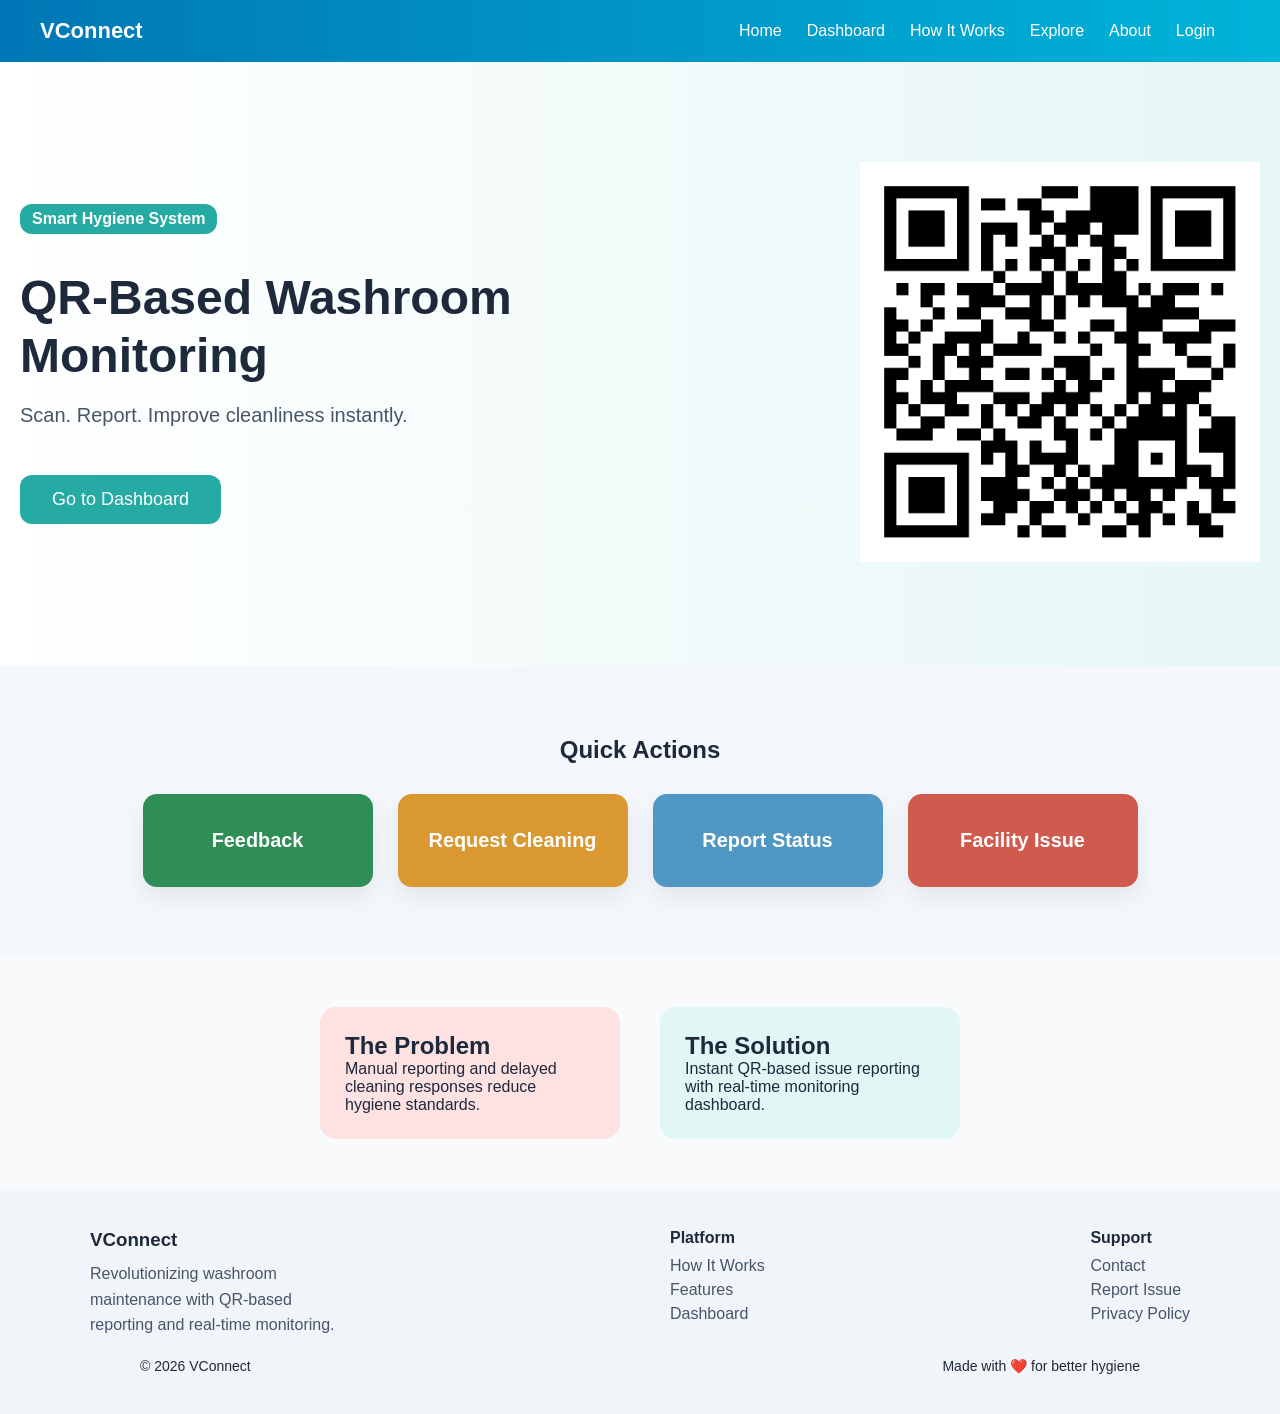
<file: index.html>
<!DOCTYPE html>
<html>
<head>
    <meta charset="UTF-8">
    <meta name="viewport" content="width=device-width, initial-scale=1.0">
    <title>VConnect</title>
    <link rel="stylesheet" href="css/style.css">
</head>
<body>

<!-- NAVBAR -->
<nav class="navbar">
    <div class="logo">VConnect</div>
    <ul class="nav-links">
        <li><a href="index.html" class="active">Home</a></li>
        <li><a href="redirect-dashboard.html">Dashboard</a></li>
        <li><a id="howLink" href="how-it-works.html">How It Works</a></li>
        <li><a id="featureLink" href="features.html">Explore</a></li>
        <li><a href="about.html">About</a></li>
        <li><a id="loginLink" href="login.html">Login</a></li>
        <li><span id="navUserName"></span></li>
    </ul>
</nav>

<!-- HERO -->
<section class="hero">
    <div class="hero-content">
        <div class="hero-text">
            <span class="badge">Smart Hygiene System</span>
            <h1>QR-Based Washroom Monitoring</h1>
            <p>Scan. Report. Improve cleanliness instantly.</p>
            <a href="dashboard.html" class="primary-btn">Go to Dashboard</a>
        </div>

        <div class="hero-image">
            <img src="images/qr.jpeg" alt="Scan QR Code" width="180">
        </div>
    </div>
</section>

<!-- QUICK ACTIONS -->
<section class="quick-actions">
    <h2>Quick Actions</h2>

    <div class="action-grid">
        <div class="action-card" onclick="openModal('feedback')">
            <h3>Feedback</h3>
        </div>

        <div class="action-card" onclick="openModal('request')">
            <h3>Request Cleaning</h3>
        </div>

        <div class="action-card" onclick="openModal('status')">
            <h3>Report Status</h3>
        </div>

        <div class="action-card" onclick="openModal('facility')">
            <h3>Facility Issue</h3>
        </div>
    </div>
</section>

<!-- PROBLEM & SOLUTION -->
<section class="split-section">
    <div class="problem-card">
        <h2>The Problem</h2>
        <p>Manual reporting and delayed cleaning responses reduce hygiene standards.</p>
    </div>

    <div class="solution-card">
        <h2>The Solution</h2>
        <p>Instant QR-based issue reporting with real-time monitoring dashboard.</p>
    </div>
</section>

<!-- FOOTER -->
<footer class="footer">
    <div class="footer-content">
        <div class="footer-brand">
            <h3>VConnect</h3>
            <p>Revolutionizing washroom maintenance with QR-based reporting and real-time monitoring.</p>
        </div>

        <div class="footer-links">
            <div>
                <h4>Platform</h4>
                <a href="how-it-works.html">How It Works</a>
                <a href="features.html">Features</a>
                <a href="dashboard.html">Dashboard</a>
            </div>

            <div>
                <h4>Support</h4>
                <a href="#">Contact</a>
                <a href="#">Report Issue</a>
                <a href="#">Privacy Policy</a>
            </div>
        </div>
    </div>

    <div class="footer-bottom">
        <p>© 2026 VConnect</p>
        <p>Made with ❤️ for better hygiene</p>
    </div>
</footer>

<!-- MODAL -->
<div id="modal" class="hidden">
    <div class="modal-content">
        <span onclick="closeModal()" style="cursor:pointer;">&times;</span>
        <div id="modalBody"></div>
    </div>
</div>
<div id="actionPopup" class="popup hidden">
    <p id="popupMessage"></p>
</div>
<div id="successMessage" class="hidden"></div>

<script src="js/main.js"></script>
</body>
</html>
</file>
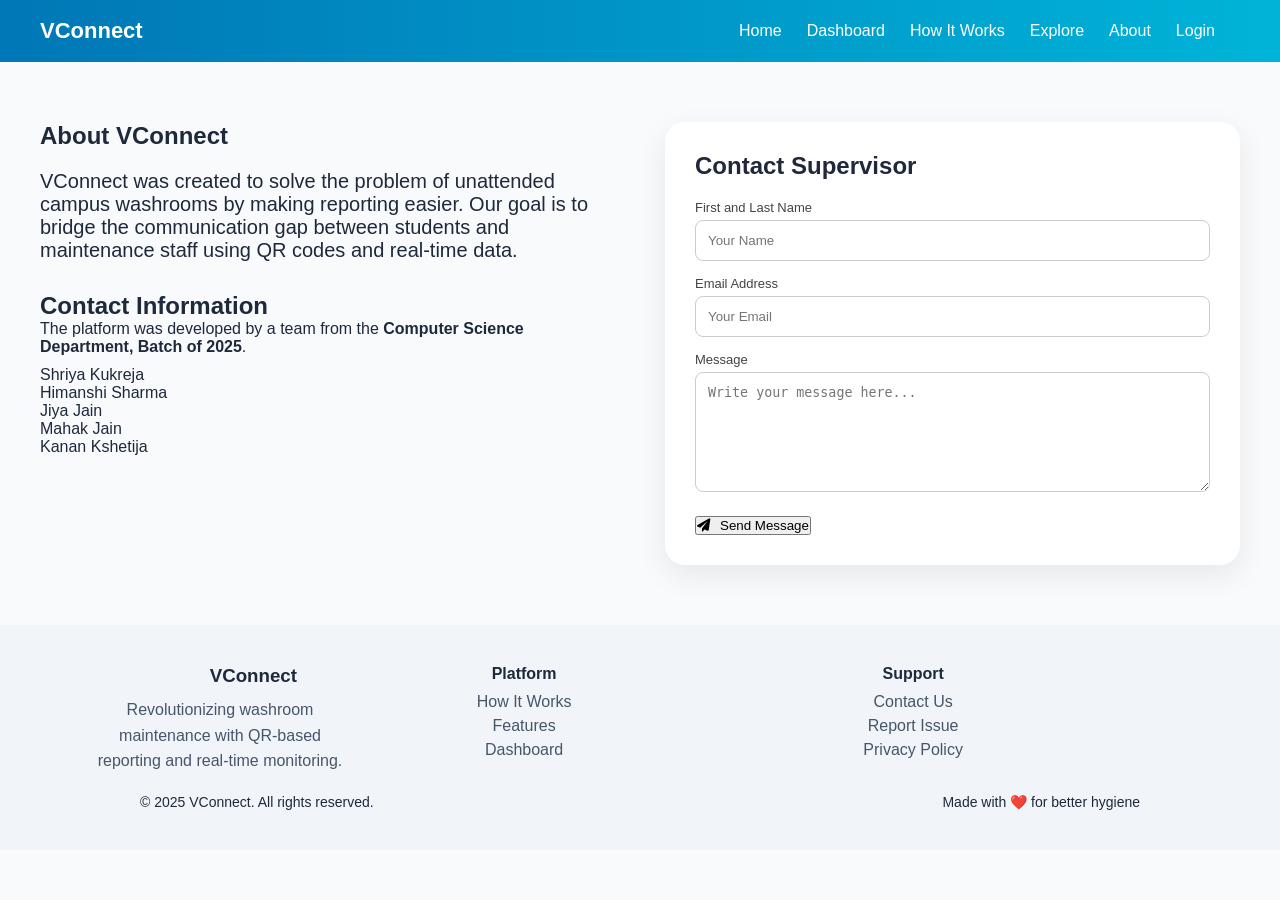
<file: about.html>
<!DOCTYPE html>
<html lang="en">
<head>
    <meta charset="UTF-8">
    <meta name="viewport" content="width=device-width, initial-scale=1.0">
    <title>VConnect - About</title>
    <link rel="stylesheet" href="css/style.css">
    <link rel="stylesheet" href="https://cdnjs.cloudflare.com/ajax/libs/font-awesome/6.0.0/css/all.min.css">
</head>
<body>

<!-- NAVBAR -->
<nav class="navbar">
    <div class="logo">VConnect</div>
    <ul class="nav-links">
        <li><a href="index.html">Home</a></li>
        <li><a href="redirect-dashboard.html">Dashboard</a></li>
        <li><a id="howLink" href="how-it-works.html">How It Works</a></li>
        <li><a id="featureLink" href="features.html">Explore</a></li>
        <li><a href="about.html">About</a></li>
        <li><a id="loginLink" href="login.html">Login</a></li>
        <li><span id="navUserName"></span></li>
            
    </ul>
</nav>

<!-- ABOUT SECTION -->
<section class="about-section" style="padding: 60px 20px; background: #f8fafc;">
    <div class="about-content" style="display: flex; flex-wrap: wrap; justify-content: center; gap: 50px; max-width: 1200px; margin: auto;">
        
        <!-- MISSION -->
        <div class="mission" style="flex: 1 1 400px; min-width: 300px;">
            <h1>About VConnect</h1>
            <p style="font-size: 20px; margin: 20px 0 30px;">VConnect was created to solve the problem of unattended campus washrooms by making reporting easier. Our goal is to bridge the communication gap between students and maintenance staff using QR codes and real-time data.</p>
            
            <h2>Contact Information</h2>
            <p>The platform was developed by a team from the <strong>Computer Science Department, Batch of 2025</strong>.</p>
            <ul style="list-style: none; padding: 0; margin-top: 10px;">
                <li>Shriya Kukreja</li>
                <li>Himanshi Sharma</li>
                <li>Jiya Jain</li>
                <li>Mahak Jain</li>
                <li>Kanan Kshetija</li>
            </ul>
        </div>

        <!-- CONTACT FORM -->
        <div class="contact-card" style="flex: 1 1 400px; min-width: 300px; background: white; padding: 30px; border-radius: 20px; box-shadow: 0 10px 30px rgba(0,0,0,0.08);">
            <h2>Contact Supervisor</h2>
            <form id="contactForm" style="margin-top: 20px;">
                <div class="input-group" style="margin-bottom: 15px;">
                    <label>First and Last Name</label>
                    <input type="text" placeholder="Your Name" required style="width: 100%; padding: 12px; border-radius: 8px; border: 1px solid #ccc;">
                </div>
                <div class="input-group" style="margin-bottom: 15px;">
                    <label>Email Address</label>
                    <input type="text" placeholder="Your Email" required style="width: 100%; padding: 12px; border-radius: 8px; border: 1px solid #ccc;">
                </div>
                <div class="input-group" style="margin-bottom: 20px;">
                    <label>Message</label>
                    <textarea id="messageInput" placeholder="Write your message here..." required style="width: 100%; padding: 12px; min-height: 120px; border-radius: 8px; border: 1px solid #ccc;"></textarea>
                </div>
                <button type ="button" onclick="sendMessage()" style="display: flex; align-items: center; justify-content: center; gap: 10px;">
                    <i class="fa-solid fa-paper-plane"></i> Send Message
                </button>
            </form>
        </div>

    </div>
</section>

<!-- FOOTER -->
<footer class="footer">
    <div class="footer-content">
        <div class="footer-brand" style="flex: 1; text-align: center;">
            <h3>VConnect</h3>
            <p>Revolutionizing washroom maintenance with QR-based reporting and real-time monitoring.</p>
        </div>

        <div class="footer-links" style="flex: 1; text-align: center;">
            <div>
                <h4>Platform</h4>
                <a href="how-it-works.html">How It Works</a>
                <a href="features.html">Features</a>
                <a href="dashboard.html">Dashboard</a>
            </div>
        </div>

        <div class="footer-links" style="flex: 1; text-align: center;">
            <div>
                <h4>Support</h4>
                <a href="about.html">Contact Us</a>
                <a href="#">Report Issue</a>
                <a href="#">Privacy Policy</a>
            </div>
        </div>
    </div>

    <div class="footer-bottom" style="text-align: center; margin-top: 20px;">
        <p>© 2025 VConnect. All rights reserved.</p>
        <p>Made with ❤️ for better hygiene</p>
    </div>
</footer>

<!-- MODAL FOR CONTACT FORM -->
<div id="contactModal" class="hidden">
    <div class="modal-overlay"></div>
    <div class="modal-content">
        <span onclick="closeContactModal()" class="close-btn">&times;</span>
        <h3>Message Sent!</h3>
        <p>Your response has been submitted to the supervisors.</p>
    </div>
</div>

<style>
/* Hidden class */
.hidden {
    display: none;
}

/* Overlay behind modal */
.modal-overlay {
    position: fixed;
    top: 0;
    left: 0;
    width: 100%;
    height: 100%;
    background: rgba(0,0,0,0.4);
    z-index: 999;
}

/* Modal box */
.modal-content {
    position: fixed;
    top: 50%;
    left: 50%;
    transform: translate(-50%, -50%);
    background: white;
    padding: 30px 25px;
    border-radius: 20px;
    box-shadow: 0 10px 25px rgba(0,0,0,0.2);
    max-width: 400px;
    text-align: center;
    z-index: 1000;
}

/* Close button */
.close-btn {
    position: absolute;
    top: 15px;
    right: 20px;
    font-size: 22px;
    cursor: pointer;
}
</style>

<script>
function closeContactModal(){
    contactModal.classList.add('hidden');
}
</script>
<script src="js/main.js"></script>
<script>
function sendMessage() {

    const input = document.getElementById("messageInput");

    if (!input || input.value.trim() === "") {
        alert("Enter a message");
        return;
    }

    
<script>
function sendMessage() {
    const input = document.getElementById("messageInput");

    if (!input || input.value.trim() === "") {
        alert("Write a message");
        return;
    }

    const newMsg = {
        text: input.value,
        sender: localStorage.getItem("role") || "Guest",
        name: localStorage.getItem("vconnectUserName") || "Anonymous",
        time: new Date().toLocaleTimeString()
    };

    let messages = JSON.parse(localStorage.getItem("messages")) || [];
    messages.push(newMsg);

    localStorage.setItem("messages", JSON.stringify(messages));

    alert("Message sent to supervisor");

    input.value = "";
}}
</script>
</file>
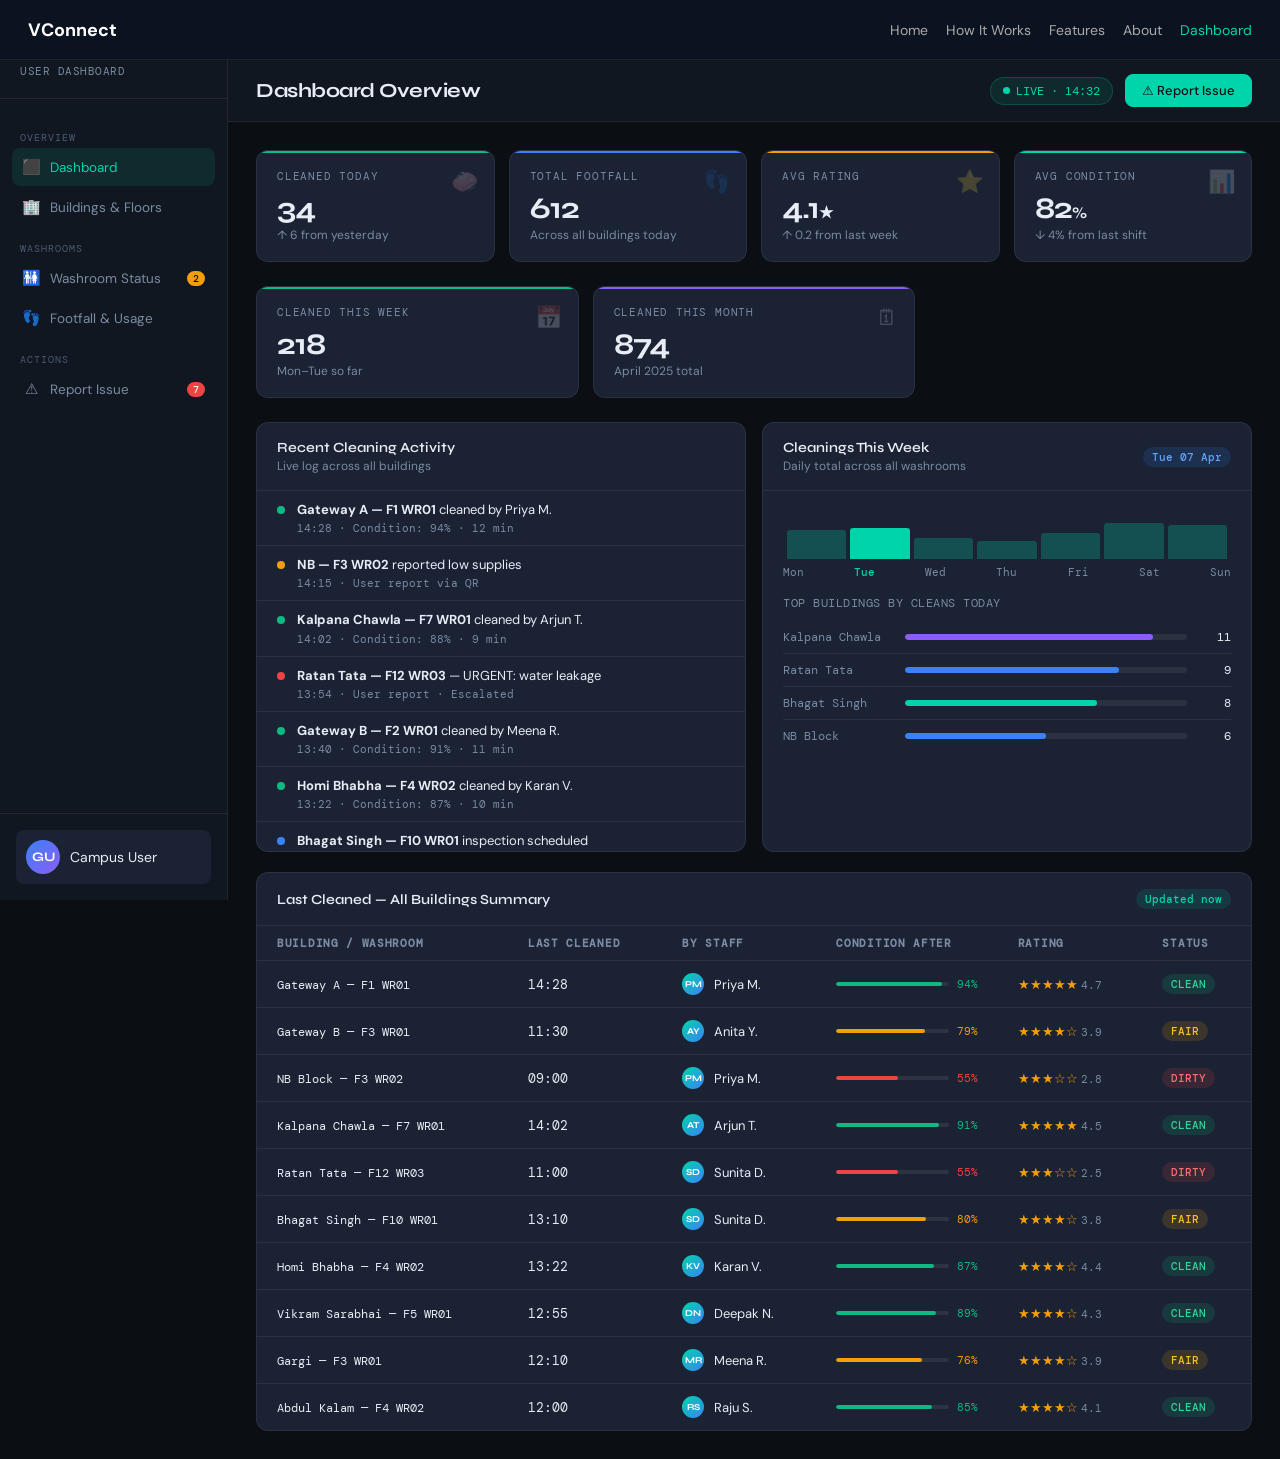
<file: dashboard.html>
<!DOCTYPE html>
<html lang="en">
<head>
<meta charset="UTF-8">
<meta name="viewport" content="width=device-width, initial-scale=1.0">
<title>VConnect — User Dashboard</title>
<link href="https://fonts.googleapis.com/css2?family=DM+Mono:wght@400;500&family=Syne:wght@400;600;700;800&family=DM+Sans:ital,wght@0,300;0,400;0,500;1,300&display=swap" rel="stylesheet">
<style>
  :root {
    --bg: #0b0f14;
    --bg2: #111720;
    --bg3: #161d28;
    --card: #1a2233;
    --card2: #1f2a3d;
    --border: rgba(255,255,255,0.07);
    --border2: rgba(255,255,255,0.12);
    --text: #e8edf5;
    --muted: #7a8ba3;
    --muted2: #4a5a72;
    --accent: #00d4aa;
    --accent2: #00a882;
    --warn: #f59e0b;
    --danger: #ef4444;
    --info: #3b82f6;
    --green: #10b981;
    --purple: #8b5cf6;
    --font-display: 'Syne', sans-serif;
    --font-body: 'DM Sans', sans-serif;
    --font-mono: 'DM Mono', monospace;
    --radius: 12px;
    --radius-sm: 8px;
  }

  * { margin: 0; padding: 0; box-sizing: border-box; }

  body {
    background: var(--bg);
    color: var(--text);
    font-family: var(--font-body);
    font-size: 14px;
    min-height: 100vh;
    display: flex;
  }

  /* SIDEBAR */
  .sidebar {
    width: 228px;
    min-height: 100vh;
    background: var(--bg2);
    border-right: 1px solid var(--border);
    display: flex;
    flex-direction: column;
    position: sticky;
    top: 0;
    height: 100vh;
    overflow-y: auto;
    flex-shrink: 0;
  }

  .logo {
    padding: 28px 20px 20px;
    border-bottom: 1px solid var(--border);
  }

  .logo-mark {
    display: flex;
    align-items: center;
    gap: 10px;
    margin-bottom: 4px;
  }

  .logo-icon {
    width: 32px; height: 32px;
    background: var(--accent);
    border-radius: 8px;
    display: flex;
    align-items: center;
    justify-content: center;
    font-size: 16px;
  }

  .logo h1 {
    font-family: var(--font-display);
    font-weight: 800;
    font-size: 18px;
    letter-spacing: -0.5px;
    color: var(--text);
  }

  .logo p {
    font-size: 11px;
    color: var(--muted);
    letter-spacing: 0.5px;
    text-transform: uppercase;
    font-family: var(--font-mono);
  }

  .nav { padding: 16px 12px; flex: 1; }

  .nav-label {
    font-size: 10px;
    text-transform: uppercase;
    letter-spacing: 1px;
    color: var(--muted2);
    font-family: var(--font-mono);
    padding: 8px 8px 4px;
    margin-top: 8px;
  }

  .nav-item {
    display: flex;
    align-items: center;
    gap: 10px;
    padding: 9px 10px;
    border-radius: var(--radius-sm);
    cursor: pointer;
    color: var(--muted);
    font-size: 13.5px;
    font-weight: 400;
    transition: all 0.15s;
    text-decoration: none;
    margin-bottom: 2px;
    position: relative;
  }
  .nav-item:hover { background: var(--card); color: var(--text); }
  .nav-item.active { background: rgba(0,212,170,0.1); color: var(--accent); }
  .nav-item .icon { font-size: 15px; width: 18px; text-align: center; }

  .badge {
    margin-left: auto;
    background: var(--danger);
    color: white;
    font-size: 10px;
    font-family: var(--font-mono);
    padding: 1px 6px;
    border-radius: 20px;
    font-weight: 500;
  }
  .badge.warn { background: var(--warn); color: #0b0f14; }
  .badge.green { background: var(--green); color: #0b0f14; }

  .sidebar-footer {
    padding: 16px;
    border-top: 1px solid var(--border);
  }

  .user-card {
    display: flex;
    align-items: center;
    gap: 10px;
    padding: 10px;
    background: var(--card);
    border-radius: var(--radius-sm);
  }

  .avatar {
    width: 34px; height: 34px;
    border-radius: 50%;
    background: linear-gradient(135deg, var(--info), var(--purple));
    display: flex;
    align-items: center;
    justify-content: center;
    font-family: var(--font-display);
    font-weight: 700;
    font-size: 13px;
    color: white;
    flex-shrink: 0;
  }

  .user-info p { font-size: 13px; font-weight: 500; color: var(--text); }
  .user-info span { font-size: 11px; color: var(--muted); }

  /* MAIN */
  .main { flex: 1; display: flex; flex-direction: column; min-width: 0; overflow: hidden; margin-top: 60px;}

  .topbar {
    background: var(--bg2);
    border-bottom: 1px solid var(--border);
    padding: 14px 28px;
    display: flex;
    align-items: center;
    justify-content: space-between;
    position: sticky;
    top: 0;
    z-index: 10;
  }

  .page-title {
    font-family: var(--font-display);
    font-weight: 700;
    font-size: 20px;
    letter-spacing: -0.5px;
  }

  .topbar-right { display: flex; align-items: center; gap: 12px; }

  .live-badge {
    display: flex;
    align-items: center;
    gap: 6px;
    font-size: 12px;
    font-family: var(--font-mono);
    color: var(--accent);
    background: rgba(0,212,170,0.1);
    padding: 5px 12px;
    border-radius: 20px;
    border: 1px solid rgba(0,212,170,0.2);
  }

  .pulse {
    width: 7px; height: 7px;
    border-radius: 50%;
    background: var(--accent);
    animation: pulse 2s infinite;
  }

  @keyframes pulse {
    0%, 100% { opacity: 1; transform: scale(1); }
    50% { opacity: 0.5; transform: scale(0.85); }
  }

  .btn {
    padding: 7px 16px;
    border-radius: var(--radius-sm);
    border: 1px solid var(--border2);
    background: var(--card);
    color: var(--text);
    font-family: var(--font-body);
    font-size: 13px;
    cursor: pointer;
    transition: all 0.15s;
  }

  .btn:hover { background: var(--card2); border-color: var(--border2); }

  .btn.primary {
    background: var(--accent);
    border-color: var(--accent);
    color: #0b0f14;
    font-weight: 500;
  }

  .btn.primary:hover { background: var(--accent2); }

  .btn.danger-btn {
    background: rgba(239,68,68,0.15);
    border-color: rgba(239,68,68,0.3);
    color: #f87171;
  }

  /* CONTENT */
  .content { flex: 1; overflow-y: auto; padding: 28px; }

  /* TABS */
  .tab-view { display: none; }
  .tab-view.active { display: block; }

  /* STAT CARDS */
  .stats-row {
    display: grid;
    grid-template-columns: repeat(4, 1fr);
    gap: 14px;
    margin-bottom: 24px;
  }

  .stat-card {
    background: var(--card);
    border: 1px solid var(--border);
    border-radius: var(--radius);
    padding: 18px 20px;
    position: relative;
    overflow: hidden;
    transition: border-color 0.2s;
  }

  .stat-card:hover { border-color: var(--border2); }

  .stat-card::before {
    content: '';
    position: absolute;
    top: 0; left: 0; right: 0;
    height: 2px;
  }

  .stat-card.green::before { background: var(--green); }
  .stat-card.warn::before { background: var(--warn); }
  .stat-card.danger::before { background: var(--danger); }
  .stat-card.info::before { background: var(--info); }
  .stat-card.purple::before { background: var(--purple); }
  .stat-card.accent::before { background: var(--accent); }

  .stat-label {
    font-size: 11px;
    text-transform: uppercase;
    letter-spacing: 0.8px;
    color: var(--muted);
    font-family: var(--font-mono);
    margin-bottom: 10px;
  }

  .stat-value {
    font-family: var(--font-display);
    font-size: 30px;
    font-weight: 700;
    letter-spacing: -1px;
    line-height: 1;
    margin-bottom: 4px;
  }

  .stat-sub { font-size: 12px; color: var(--muted); }

  .stat-icon {
    position: absolute;
    top: 16px; right: 16px;
    font-size: 22px;
    opacity: 0.2;
  }

  /* SECTION */
  .section-header {
    display: flex;
    align-items: center;
    justify-content: space-between;
    margin-bottom: 14px;
  }

  .section-title {
    font-family: var(--font-display);
    font-weight: 700;
    font-size: 16px;
    letter-spacing: -0.3px;
  }

  .section-sub { font-size: 12px; color: var(--muted); margin-top: 2px; }

  .grid-2 {
    display: grid;
    grid-template-columns: 1fr 1fr;
    gap: 16px;
    margin-bottom: 20px;
  }

  .grid-3 {
    display: grid;
    grid-template-columns: 1fr 1fr 1fr;
    gap: 16px;
    margin-bottom: 20px;
  }

  /* CARDS */
  .card {
    background: var(--card);
    border: 1px solid var(--border);
    border-radius: var(--radius);
    overflow: hidden;
  }

  .card-header {
    padding: 16px 20px;
    border-bottom: 1px solid var(--border);
    display: flex;
    align-items: center;
    justify-content: space-between;
  }

  .card-title {
    font-family: var(--font-display);
    font-weight: 600;
    font-size: 14px;
  }

  /* TABLE */
  table { width: 100%; border-collapse: collapse; }

  thead th {
    text-align: left;
    padding: 10px 20px;
    font-size: 11px;
    text-transform: uppercase;
    letter-spacing: 0.7px;
    color: var(--muted);
    font-family: var(--font-mono);
    border-bottom: 1px solid var(--border);
    white-space: nowrap;
  }

  tbody tr { border-bottom: 1px solid var(--border); transition: background 0.1s; cursor: pointer; }
  tbody tr:last-child { border-bottom: none; }
  tbody tr:hover { background: var(--card2); }

  tbody td { padding: 12px 20px; font-size: 13px; vertical-align: middle; }

  /* PILLS */
  .pill {
    display: inline-flex;
    align-items: center;
    gap: 4px;
    padding: 3px 9px;
    border-radius: 20px;
    font-size: 11px;
    font-family: var(--font-mono);
    font-weight: 500;
    white-space: nowrap;
  }

  .pill.green { background: rgba(16,185,129,0.15); color: #34d399; }
  .pill.warn { background: rgba(245,158,11,0.15); color: #fbbf24; }
  .pill.danger { background: rgba(239,68,68,0.15); color: #f87171; }
  .pill.info { background: rgba(59,130,246,0.15); color: #60a5fa; }
  .pill.muted { background: rgba(122,139,163,0.15); color: var(--muted); }
  .pill.purple { background: rgba(139,92,246,0.15); color: #a78bfa; }
  .pill.accent { background: rgba(0,212,170,0.12); color: var(--accent); }

  /* BAR */
  .bar-track {
    flex: 1;
    height: 4px;
    background: rgba(255,255,255,0.08);
    border-radius: 2px;
    overflow: hidden;
    min-width: 60px;
  }

  .bar-fill {
    height: 100%;
    border-radius: 2px;
    transition: width 0.6s ease;
  }

  .condition-bar { display: flex; align-items: center; gap: 8px; }

  .mono { font-family: var(--font-mono); }

  /* AVATAR */
  .avatar-sm {
    width: 30px; height: 30px;
    border-radius: 50%;
    display: flex;
    align-items: center;
    justify-content: center;
    font-family: var(--font-display);
    font-weight: 700;
    font-size: 11px;
    color: white;
    flex-shrink: 0;
  }

  .staff-info { display: flex; align-items: center; gap: 10px; }
  .staff-name { font-weight: 500; font-size: 13px; }
  .staff-role { font-size: 11px; color: var(--muted); }

  /* TIMELINE */
  .timeline-item {
    display: flex;
    gap: 12px;
    padding: 10px 20px;
    border-bottom: 1px solid var(--border);
    align-items: flex-start;
  }

  .timeline-item:last-child { border-bottom: none; }

  .timeline-dot {
    width: 8px; height: 8px;
    border-radius: 50%;
    margin-top: 5px;
    flex-shrink: 0;
  }

  .timeline-content { flex: 1; }
  .timeline-text { font-size: 13px; line-height: 1.4; }
  .timeline-time { font-size: 11px; color: var(--muted); font-family: var(--font-mono); margin-top: 2px; }

  /* MINI CHART */
  .mini-chart {
    display: flex;
    align-items: flex-end;
    gap: 4px;
    height: 52px;
    padding: 0 4px;
  }

  .bar {
    flex: 1;
    border-radius: 3px 3px 0 0;
    background: rgba(0,212,170,0.25);
    transition: background 0.15s;
    min-width: 8px;
    cursor: pointer;
  }

  .bar:hover { background: var(--accent); }
  .bar.today { background: var(--accent); }

  /* FILTER TABS */
  .filter-tabs {
    display: flex;
    gap: 4px;
    background: var(--bg3);
    border-radius: var(--radius-sm);
    padding: 3px;
  }

  .filter-tab {
    padding: 5px 12px;
    border-radius: 6px;
    font-size: 12px;
    font-family: var(--font-mono);
    cursor: pointer;
    color: var(--muted);
    transition: all 0.15s;
    border: none;
    background: none;
  }

  .filter-tab.active { background: var(--card2); color: var(--text); }

  /* BUILDING SELECTOR */
  .building-tabs {
    display: flex;
    flex-wrap: wrap;
    gap: 6px;
    margin-bottom: 20px;
  }

  .building-tab {
    padding: 6px 14px;
    border-radius: 20px;
    font-size: 12px;
    font-family: var(--font-mono);
    cursor: pointer;
    color: var(--muted);
    border: 1px solid var(--border);
    background: var(--card);
    transition: all 0.15s;
    font-weight: 500;
  }

  .building-tab:hover { border-color: var(--border2); color: var(--text); }
  .building-tab.active { border-color: var(--accent); color: var(--accent); background: rgba(0,212,170,0.08); }

  /* FLOOR SECTION */
  .floor-section {
    margin-bottom: 20px;
  }

  .floor-header {
    display: flex;
    align-items: center;
    gap: 10px;
    padding: 10px 14px;
    background: var(--bg3);
    border: 1px solid var(--border);
    border-radius: var(--radius-sm);
    margin-bottom: 10px;
    cursor: pointer;
    transition: background 0.15s;
  }

  .floor-header:hover { background: var(--card); }

  .floor-label {
    font-family: var(--font-mono);
    font-size: 12px;
    font-weight: 500;
    color: var(--muted);
    text-transform: uppercase;
    letter-spacing: 0.6px;
    flex: 1;
  }

  .washroom-grid {
    display: grid;
    grid-template-columns: repeat(auto-fill, minmax(280px, 1fr));
    gap: 12px;
  }

  /* WASHROOM CARD */
  .wr-card {
    background: var(--card);
    border: 1px solid var(--border);
    border-radius: var(--radius);
    padding: 16px;
    cursor: pointer;
    transition: all 0.2s;
    position: relative;
    overflow: hidden;
  }

  .wr-card::before {
    content: '';
    position: absolute;
    top: 0; left: 0; right: 0;
    height: 2px;
  }

  .wr-card.clean::before { background: var(--green); }
  .wr-card.fair::before { background: var(--warn); }
  .wr-card.dirty::before { background: var(--danger); }

  .wr-card:hover { border-color: var(--border2); transform: translateY(-1px); }

  .wr-top {
    display: flex;
    align-items: flex-start;
    justify-content: space-between;
    margin-bottom: 12px;
  }

  .wr-id {
    font-family: var(--font-display);
    font-weight: 700;
    font-size: 14px;
    margin-bottom: 2px;
  }

  .wr-type { font-size: 11px; color: var(--muted); }

  .wr-stats {
    display: grid;
    grid-template-columns: 1fr 1fr;
    gap: 8px;
    margin-bottom: 12px;
  }

  .wr-stat {
    background: var(--bg3);
    border-radius: 6px;
    padding: 8px 10px;
  }

  .wr-stat-label { font-size: 10px; color: var(--muted2); font-family: var(--font-mono); text-transform: uppercase; letter-spacing: 0.4px; margin-bottom: 3px; }
  .wr-stat-value { font-family: var(--font-display); font-weight: 600; font-size: 16px; }

  .wr-last {
    display: flex;
    align-items: center;
    justify-content: space-between;
    padding-top: 10px;
    border-top: 1px solid var(--border);
  }

  .wr-last-info { font-size: 11px; color: var(--muted); font-family: var(--font-mono); }
  .wr-last-info strong { color: var(--text); font-weight: 500; }

  .rating-stars {
    display: flex;
    gap: 2px;
  }

  .star { font-size: 12px; }

  /* STAFF TABLE */
  .icon-btn {
    width: 28px; height: 28px;
    border-radius: 6px;
    border: 1px solid var(--border);
    background: transparent;
    color: var(--muted);
    font-size: 14px;
    display: flex;
    align-items: center;
    justify-content: center;
    cursor: pointer;
    transition: all 0.15s;
    line-height: 1;
  }

  .icon-btn:hover { background: var(--card2); color: var(--text); border-color: var(--border2); }

  /* TASKS */
  .task-item {
    padding: 12px 20px;
    border-bottom: 1px solid var(--border);
    display: flex;
    align-items: center;
    gap: 12px;
    cursor: pointer;
    transition: background 0.1s;
  }

  .task-item:last-child { border-bottom: none; }
  .task-item:hover { background: var(--card2); }

  .task-check {
    width: 18px; height: 18px;
    border-radius: 5px;
    border: 1.5px solid var(--border2);
    display: flex;
    align-items: center;
    justify-content: center;
    flex-shrink: 0;
    font-size: 10px;
    transition: all 0.15s;
  }

  .task-item.done .task-check { background: var(--green); border-color: var(--green); color: white; }
  .task-text { flex: 1; font-size: 13px; }
  .task-item.done .task-text { color: var(--muted); text-decoration: line-through; }

  /* ISSUE ITEMS */
  .issue-item {
    padding: 14px 20px;
    border-bottom: 1px solid var(--border);
    display: flex;
    align-items: flex-start;
    gap: 14px;
    transition: background 0.1s;
  }

  .issue-item:last-child { border-bottom: none; }
  .issue-item:hover { background: var(--card2); }

  .issue-dot {
    width: 8px; height: 8px;
    border-radius: 50%;
    margin-top: 4px;
    flex-shrink: 0;
  }

  .issue-dot.danger { background: var(--danger); box-shadow: 0 0 6px rgba(239,68,68,0.5); }
  .issue-dot.warn { background: var(--warn); box-shadow: 0 0 6px rgba(245,158,11,0.4); }
  .issue-dot.info { background: var(--info); }
  .issue-dot.green { background: var(--green); }

  .issue-title { font-size: 13px; font-weight: 500; margin-bottom: 2px; }
  .issue-meta { font-size: 11px; color: var(--muted); font-family: var(--font-mono); }

  .issue-actions { margin-left: auto; display: flex; gap: 6px; align-items: center; }

  /* REPORT MODAL */
  .modal-overlay {
    display: none;
    position: fixed;
    inset: 0;
    background: rgba(0,0,0,0.65);
    z-index: 100;
    align-items: center;
    justify-content: center;
    backdrop-filter: blur(2px);
  }

  .modal-overlay.open { display: flex; }

  .modal {
    background: var(--card);
    border: 1px solid var(--border2);
    border-radius: 16px;
    padding: 28px;
    width: 520px;
    max-width: 95vw;
    max-height: 90vh;
    overflow-y: auto;
  }

  .modal-title { font-family: var(--font-display); font-weight: 700; font-size: 18px; margin-bottom: 6px; }
  .modal-sub { font-size: 13px; color: var(--muted); margin-bottom: 20px; }

  .form-group { margin-bottom: 16px; }

  .form-label {
    display: block;
    font-size: 12px;
    text-transform: uppercase;
    letter-spacing: 0.6px;
    color: var(--muted);
    font-family: var(--font-mono);
    margin-bottom: 6px;
  }

  .form-select, .form-input, .form-textarea {
    width: 100%;
    background: var(--bg3);
    border: 1px solid var(--border2);
    border-radius: var(--radius-sm);
    padding: 9px 12px;
    color: var(--text);
    font-family: var(--font-body);
    font-size: 13px;
    outline: none;
    transition: border-color 0.15s;
  }

  .form-select:focus, .form-input:focus, .form-textarea:focus { border-color: var(--accent); }
  .form-textarea { resize: none; height: 80px; }

  .modal-actions { display: flex; gap: 10px; justify-content: flex-end; margin-top: 20px; }

  /* RATING INPUT */
  .rating-input { display: flex; gap: 8px; margin-top: 6px; }

  .rate-btn {
    width: 36px; height: 36px;
    border-radius: 8px;
    border: 1px solid var(--border2);
    background: var(--bg3);
    color: var(--muted);
    font-size: 16px;
    cursor: pointer;
    display: flex;
    align-items: center;
    justify-content: center;
    transition: all 0.15s;
  }

  .rate-btn:hover, .rate-btn.selected { border-color: var(--accent); background: rgba(0,212,170,0.1); color: var(--accent); }

  /* SCROLLABLE */
  .scrollable { max-height: 360px; overflow-y: auto; }
  .scrollable::-webkit-scrollbar { width: 4px; }
  .scrollable::-webkit-scrollbar-track { background: transparent; }
  .scrollable::-webkit-scrollbar-thumb { background: var(--border2); border-radius: 2px; }

  /* TOAST */
  .toast {
    position: fixed;
    bottom: 28px;
    left: 50%;
    transform: translateX(-50%) translateY(80px);
    background: var(--card2);
    border: 1px solid var(--border2);
    border-radius: 10px;
    padding: 12px 20px;
    font-size: 13px;
    font-weight: 500;
    color: var(--text);
    z-index: 999;
    opacity: 0;
    transition: all 0.3s ease;
    display: flex;
    align-items: center;
    gap: 10px;
    white-space: nowrap;
    box-shadow: 0 8px 32px rgba(0,0,0,0.4);
  }

  .table-wrap { overflow-x: auto; }

  /* WORKLOAD RING */
  .ring-wrap { position: relative; width: 28px; height: 28px; flex-shrink: 0; }
  .ring-wrap svg { transform: rotate(-90deg); }
  .ring-label {
    position: absolute;
    inset: 0;
    display: flex;
    align-items: center;
    justify-content: center;
    font-size: 8px;
    font-family: var(--font-mono);
    font-weight: 500;
  }

  .clean-count-badge {
    display: inline-flex;
    align-items: center;
    gap: 4px;
    padding: 2px 8px;
    background: rgba(0,212,170,0.1);
    border: 1px solid rgba(0,212,170,0.2);
    border-radius: 20px;
    font-size: 11px;
    font-family: var(--font-mono);
    color: var(--accent);
  }

  /* FOOTFALL BAR */
  .footfall-item {
    display: flex;
    align-items: center;
    gap: 12px;
    padding: 8px 0;
    border-bottom: 1px solid var(--border);
  }
  .footfall-item:last-child { border-bottom: none; }
  .footfall-label { font-size: 12px; color: var(--muted); min-width: 110px; font-family: var(--font-mono); }
  .footfall-bar-wrap { flex: 1; }
  .footfall-bar-track { height: 6px; background: rgba(255,255,255,0.07); border-radius: 3px; overflow: hidden; }
  .footfall-bar-fill { height: 100%; border-radius: 3px; transition: width 0.6s ease; background: var(--info); }
  .footfall-val { font-size: 12px; font-family: var(--font-mono); color: var(--text); min-width: 32px; text-align: right; }

  /* PERIOD SELECTOR */
  .period-selector { display: flex; gap: 4px; }
  .period-btn {
    padding: 4px 10px;
    border-radius: 6px;
    font-size: 11px;
    font-family: var(--font-mono);
    cursor: pointer;
    color: var(--muted);
    border: 1px solid var(--border);
    background: none;
    transition: all 0.15s;
  }
  .period-btn.active { background: var(--card2); color: var(--text); border-color: var(--border2); }

  /* BUILDING STRUCTURE OVERVIEW */
  .building-overview {
    display: grid;
    grid-template-columns: repeat(auto-fill, minmax(200px, 1fr));
    gap: 14px;
    margin-bottom: 20px;
  }

  .building-stat-card {
    background: var(--card);
    border: 1px solid var(--border);
    border-radius: var(--radius);
    padding: 16px;
    cursor: pointer;
    transition: all 0.15s;
    position: relative;
    overflow: hidden;
  }

  .building-stat-card:hover { border-color: var(--border2); transform: translateY(-1px); }
  .building-stat-card.selected { border-color: var(--accent); background: rgba(0,212,170,0.04); }

  .bsc-header { display: flex; align-items: center; justify-content: space-between; margin-bottom: 10px; }
  .bsc-name { font-family: var(--font-display); font-weight: 700; font-size: 14px; }
  .bsc-floors { font-size: 11px; color: var(--muted); font-family: var(--font-mono); }
  .bsc-stats { display: flex; gap: 10px; }
  .bsc-stat { text-align: center; }
  .bsc-stat-val { font-family: var(--font-display); font-weight: 700; font-size: 20px; }
  .bsc-stat-lbl { font-size: 10px; color: var(--muted); font-family: var(--font-mono); }

  .building-icon {
    position: absolute;
    bottom: 10px;
    right: 14px;
    font-size: 28px;
    opacity: 0.12;
  }
  .top-nav {
   position: fixed;
   top: 0;
   left: 0;
   width: 100%;
   height: 60px;
   background: #0b1220;
   display: flex;
   align-items: center;
   justify-content: space-between;
   padding: 0 28px;
   z-index: 1000;
   border-bottom: 1px solid rgba(255,255,255,0.08);}
  
  .nav-left {
   font-weight: 700;
   font-size: 18px;
   color: white;
  }

  .nav-links {
   display: flex;
   gap: 18px;
  }

  .nav-links a {
   color: #aaa;
   text-decoration: none;
   font-size: 14px;
  }
.nav-links a.active,
  .nav-links a:hover {
   color: #00d4aa;
}
</style>
</head>
<body>
<nav class="top-nav">
<div class="nav-left">VConnect</div>

<div class="nav-links">
  <a href="index.html">Home</a>
  <a href="how-it-works.html">How It Works</a>
  <a href="explore-features.html">Features</a>
  <a href="about.html">About</a>
  <a href="dashboard.html" class="active">Dashboard</a>
</div>
</nav>

<!-- SIDEBAR -->
<aside class="sidebar">
  <div class="logo">
    <div class="logo-mark">
      <div class="logo-icon">🧹</div>
      <h1>VConnect</h1>
    </div>
    <p>User Dashboard</p>
  </div>

  <nav class="nav">
    <div class="nav-label">Overview</div>
    <div class="nav-item active" onclick="switchTab('dashboard', this)">
      <span class="icon">⬛</span> Dashboard
    </div>
    <div class="nav-item" onclick="switchTab('buildings', this)">
      <span class="icon">🏢</span> Buildings & Floors
    </div>

    <div class="nav-label">Washrooms</div>
    <div class="nav-item" onclick="switchTab('washrooms', this)">
      <span class="icon">🚻</span> Washroom Status
      <span class="badge warn">2</span>
    </div>
    <div class="nav-item" onclick="switchTab('footfall', this)">
      <span class="icon">👣</span> Footfall & Usage
    </div>
    
    <div class="nav-label">Actions</div>
    <div class="nav-item" onclick="switchTab('report', this)">
      <span class="icon">⚠</span> Report Issue
      <span class="badge" id="issue-badge">7</span>
    </div>
  </nav>

  <div class="sidebar-footer">
    <div class="user-card">
      <div class="avatar">GU</div>
      <div class="user-info" id="dashboardUserName" >
        <p>Campus User</p>
        <span>Viewer Access</span>
      </div>
    </div>
  </div>
</aside>

<!-- MAIN -->
<div class="main">
  <div class="topbar">
    <div class="page-title" id="page-title">Dashboard Overview</div>
    <div class="topbar-right">
      <div class="live-badge">
        <div class="pulse"></div>
        LIVE · 14:32
      </div>
      <button class="btn primary" onclick="openReportModal()">⚠ Report Issue</button>
    </div>
  </div>

  <div class="content">

    <!-- ========== DASHBOARD TAB ========== -->
    <div class="tab-view active" id="tab-dashboard">

      <div class="stats-row">
        <div class="stat-card green">
          <div class="stat-label">Cleaned Today</div>
          <div class="stat-value">34</div>
          <div class="stat-sub">↑ 6 from yesterday</div>
          <div class="stat-icon">🧼</div>
        </div>
        <div class="stat-card info">
          <div class="stat-label">Total Footfall</div>
          <div class="stat-value">612</div>
          <div class="stat-sub">Across all buildings today</div>
          <div class="stat-icon">👣</div>
        </div>
        <div class="stat-card warn">
          <div class="stat-label">Avg Rating</div>
          <div class="stat-value">4.1<span style="font-size:16px">★</span></div>
          <div class="stat-sub">↑ 0.2 from last week</div>
          <div class="stat-icon">⭐</div>
        </div>
        <div class="stat-card accent">
          <div class="stat-label">Avg Condition</div>
          <div class="stat-value">82<span style="font-size:16px">%</span></div>
          <div class="stat-sub">↓ 4% from last shift</div>
          <div class="stat-icon">📊</div>
        </div>
      </div>

      <div class="stats-row" style="grid-template-columns:repeat(3,1fr)">
        <div class="stat-card green">
          <div class="stat-label">Cleaned This Week</div>
          <div class="stat-value">218</div>
          <div class="stat-sub">Mon–Tue so far</div>
          <div class="stat-icon">📅</div>
        </div>
        <div class="stat-card purple">
          <div class="stat-label">Cleaned This Month</div>
          <div class="stat-value">874</div>
          <div class="stat-sub">April 2025 total</div>
          <div class="stat-icon">🗓</div>
        </div>
      </div>

      <div class="grid-2">
        <!-- Recent Activity -->
        <div class="card">
          <div class="card-header">
            <div>
              <div class="card-title">Recent Cleaning Activity</div>
              <div class="section-sub">Live log across all buildings</div>
            </div>
          </div>
          <div class="scrollable" id="activity-list">
            <div class="timeline-item">
              <div class="timeline-dot" style="background:var(--green)"></div>
              <div class="timeline-content">
                <div class="timeline-text"><strong>Gateway A — F1 WR01</strong> cleaned by Priya M.</div>
                <div class="timeline-time">14:28 · Condition: 94% · 12 min</div>
              </div>
            </div>
            <div class="timeline-item">
              <div class="timeline-dot" style="background:var(--warn)"></div>
              <div class="timeline-content">
                <div class="timeline-text"><strong>NB — F3 WR02</strong> reported low supplies</div>
                <div class="timeline-time">14:15 · User report via QR</div>
              </div>
            </div>
            <div class="timeline-item">
              <div class="timeline-dot" style="background:var(--green)"></div>
              <div class="timeline-content">
                <div class="timeline-text"><strong>Kalpana Chawla — F7 WR01</strong> cleaned by Arjun T.</div>
                <div class="timeline-time">14:02 · Condition: 88% · 9 min</div>
              </div>
            </div>
            <div class="timeline-item">
              <div class="timeline-dot" style="background:var(--danger)"></div>
              <div class="timeline-content">
                <div class="timeline-text"><strong>Ratan Tata — F12 WR03</strong> — URGENT: water leakage</div>
                <div class="timeline-time">13:54 · User report · Escalated</div>
              </div>
            </div>
            <div class="timeline-item">
              <div class="timeline-dot" style="background:var(--green)"></div>
              <div class="timeline-content">
                <div class="timeline-text"><strong>Gateway B — F2 WR01</strong> cleaned by Meena R.</div>
                <div class="timeline-time">13:40 · Condition: 91% · 11 min</div>
              </div>
            </div>
            <div class="timeline-item">
              <div class="timeline-dot" style="background:var(--green)"></div>
              <div class="timeline-content">
                <div class="timeline-text"><strong>Homi Bhabha — F4 WR02</strong> cleaned by Karan V.</div>
                <div class="timeline-time">13:22 · Condition: 87% · 10 min</div>
              </div>
            </div>
            <div class="timeline-item">
              <div class="timeline-dot" style="background:var(--info)"></div>
              <div class="timeline-content">
                <div class="timeline-text"><strong>Bhagat Singh — F10 WR01</strong> inspection scheduled</div>
                <div class="timeline-time">13:10 · Auto-assigned · Sunita D.</div>
              </div>
            </div>
          </div>
        </div>

        <!-- Cleanings This Week Chart -->
        <div class="card">
          <div class="card-header">
            <div>
              <div class="card-title">Cleanings This Week</div>
              <div class="section-sub">Daily total across all washrooms</div>
            </div>
            <span class="pill info">Tue 07 Apr</span>
          </div>
          <div style="padding:16px 20px">
            <div class="mini-chart">
              <div class="bar" style="height:55%" title="Mon: 184"></div>
              <div class="bar today" style="height:60%" title="Tue: 218 (today)"></div>
              <div class="bar" style="height:40%" title="Wed: planned"></div>
              <div class="bar" style="height:35%" title="Thu: planned"></div>
              <div class="bar" style="height:50%" title="Fri: planned"></div>
              <div class="bar" style="height:70%" title="Sat: avg"></div>
              <div class="bar" style="height:65%" title="Sun: avg"></div>
            </div>
            <div style="display:flex;justify-content:space-between;margin-top:6px">
              <span style="font-size:11px;color:var(--muted);font-family:var(--font-mono)">Mon</span>
              <span style="font-size:11px;color:var(--accent);font-family:var(--font-mono);font-weight:500">Tue</span>
              <span style="font-size:11px;color:var(--muted);font-family:var(--font-mono)">Wed</span>
              <span style="font-size:11px;color:var(--muted);font-family:var(--font-mono)">Thu</span>
              <span style="font-size:11px;color:var(--muted);font-family:var(--font-mono)">Fri</span>
              <span style="font-size:11px;color:var(--muted);font-family:var(--font-mono)">Sat</span>
              <span style="font-size:11px;color:var(--muted);font-family:var(--font-mono)">Sun</span>
            </div>
          </div>
          <div style="padding:0 20px 16px">
            <div style="font-size:12px;color:var(--muted);margin-bottom:10px;font-family:var(--font-mono);text-transform:uppercase;letter-spacing:0.5px">Top Buildings by Cleans Today</div>
            <div class="footfall-item">
              <span class="footfall-label">Kalpana Chawla</span>
              <div class="footfall-bar-wrap"><div class="footfall-bar-track"><div class="footfall-bar-fill" style="width:88%;background:var(--purple)"></div></div></div>
              <span class="footfall-val">11</span>
            </div>
            <div class="footfall-item">
              <span class="footfall-label">Ratan Tata</span>
              <div class="footfall-bar-wrap"><div class="footfall-bar-track"><div class="footfall-bar-fill" style="width:76%;background:var(--info)"></div></div></div>
              <span class="footfall-val">9</span>
            </div>
            <div class="footfall-item">
              <span class="footfall-label">Bhagat Singh</span>
              <div class="footfall-bar-wrap"><div class="footfall-bar-track"><div class="footfall-bar-fill" style="width:68%;background:var(--accent)"></div></div></div>
              <span class="footfall-val">8</span>
            </div>
            <div class="footfall-item">
              <span class="footfall-label">NB Block</span>
              <div class="footfall-bar-wrap"><div class="footfall-bar-track"><div class="footfall-bar-fill" style="width:50%"></div></div></div>
              <span class="footfall-val">6</span>
            </div>
          </div>
        </div>
      </div>

      <!-- Last Cleaned Info -->
      <div class="card">
        <div class="card-header">
          <div class="card-title">Last Cleaned — All Buildings Summary</div>
          <span class="pill accent">Updated now</span>
        </div>
        <div class="table-wrap">
          <table>
            <thead>
              <tr>
                <th>Building / Washroom</th>
                <th>Last Cleaned</th>
                <th>By Staff</th>
                <th>Condition After</th>
                <th>Rating</th>
                <th>Status</th>
              </tr>
            </thead>
            <tbody id="summary-tbody"></tbody>
          </table>
        </div>
      </div>
    </div>

    <!-- ========== BUILDINGS TAB ========== -->
    <div class="tab-view" id="tab-buildings">
      <div class="section-header">
        <div>
          <div class="section-title">Buildings & Floors Overview</div>
          <div class="section-sub">Gateway Buildings · NB Block · Tower Hostels · Apartment Hostels</div>
        </div>
      </div>

      <div style="margin-bottom:6px;font-size:11px;color:var(--muted);font-family:var(--font-mono);text-transform:uppercase;letter-spacing:0.6px">Gateway Buildings</div>
      <div class="building-overview" style="margin-bottom:24px">
        <div class="building-stat-card selected" onclick="selectBuilding(this, 'gateway-a')">
          <div class="bsc-header">
            <div>
              <div class="bsc-name">Gateway A</div>
              <div class="bsc-floors">1 Floor · 2 Washrooms</div>
            </div>
            <span class="pill green">Clean</span>
          </div>
          <div class="bsc-stats">
            <div class="bsc-stat"><div class="bsc-stat-val" style="color:var(--accent)">4</div><div class="bsc-stat-lbl">Cleans/day</div></div>
            <div class="bsc-stat"><div class="bsc-stat-val" style="color:var(--info)">82</div><div class="bsc-stat-lbl">Footfall</div></div>
            <div class="bsc-stat"><div class="bsc-stat-val" style="color:var(--warn)">4.3★</div><div class="bsc-stat-lbl">Rating</div></div>
          </div>
          <div class="building-icon">🏢</div>
        </div>
        <div class="building-stat-card" onclick="selectBuilding(this, 'gateway-b')">
          <div class="bsc-header">
            <div>
              <div class="bsc-name">Gateway B</div>
              <div class="bsc-floors">3 Floors · 6 Washrooms</div>
            </div>
            <span class="pill warn">Fair</span>
          </div>
          <div class="bsc-stats">
            <div class="bsc-stat"><div class="bsc-stat-val" style="color:var(--accent)">9</div><div class="bsc-stat-lbl">Cleans/day</div></div>
            <div class="bsc-stat"><div class="bsc-stat-val" style="color:var(--info)">148</div><div class="bsc-stat-lbl">Footfall</div></div>
            <div class="bsc-stat"><div class="bsc-stat-val" style="color:var(--warn)">3.9★</div><div class="bsc-stat-lbl">Rating</div></div>
          </div>
          <div class="building-icon">🏢</div>
        </div>
        <div class="building-stat-card" onclick="selectBuilding(this, 'nb')">
          <div class="bsc-header">
            <div>
              <div class="bsc-name">NB Block</div>
              <div class="bsc-floors">4 Floors · 8 Washrooms</div>
            </div>
            <span class="pill warn">Fair</span>
          </div>
          <div class="bsc-stats">
            <div class="bsc-stat"><div class="bsc-stat-val" style="color:var(--accent)">6</div><div class="bsc-stat-lbl">Cleans/day</div></div>
            <div class="bsc-stat"><div class="bsc-stat-val" style="color:var(--info)">210</div><div class="bsc-stat-lbl">Footfall</div></div>
            <div class="bsc-stat"><div class="bsc-stat-val" style="color:var(--warn)">4.0★</div><div class="bsc-stat-lbl">Rating</div></div>
          </div>
          <div class="building-icon">🏛</div>
        </div>
      </div>

      <div style="margin-bottom:6px;font-size:11px;color:var(--muted);font-family:var(--font-mono);text-transform:uppercase;letter-spacing:0.6px">Tower Hostels</div>
      <div class="building-overview" style="margin-bottom:24px">
        <div class="building-stat-card" onclick="selectBuilding(this, 'kalpana')">
          <div class="bsc-header">
            <div>
              <div class="bsc-name">Kalpana Chawla</div>
              <div class="bsc-floors">10 Floors · 20 Washrooms</div>
            </div>
            <span class="pill green">Clean</span>
          </div>
          <div class="bsc-stats">
            <div class="bsc-stat"><div class="bsc-stat-val" style="color:var(--accent)">11</div><div class="bsc-stat-lbl">Cleans/day</div></div>
            <div class="bsc-stat"><div class="bsc-stat-val" style="color:var(--info)">340</div><div class="bsc-stat-lbl">Footfall</div></div>
            <div class="bsc-stat"><div class="bsc-stat-val" style="color:var(--warn)">4.5★</div><div class="bsc-stat-lbl">Rating</div></div>
          </div>
          <div class="building-icon">🏙</div>
        </div>
        <div class="building-stat-card" onclick="selectBuilding(this, 'ratan')">
          <div class="bsc-header">
            <div>
              <div class="bsc-name">Ratan Tata</div>
              <div class="bsc-floors">14 Floors · 28 Washrooms</div>
            </div>
            <span class="pill danger">Alert</span>
          </div>
          <div class="bsc-stats">
            <div class="bsc-stat"><div class="bsc-stat-val" style="color:var(--accent)">9</div><div class="bsc-stat-lbl">Cleans/day</div></div>
            <div class="bsc-stat"><div class="bsc-stat-val" style="color:var(--info)">412</div><div class="bsc-stat-lbl">Footfall</div></div>
            <div class="bsc-stat"><div class="bsc-stat-val" style="color:var(--danger)">3.4★</div><div class="bsc-stat-lbl">Rating</div></div>
          </div>
          <div class="building-icon">🏙</div>
        </div>
        <div class="building-stat-card" onclick="selectBuilding(this, 'bhagat')">
          <div class="bsc-header">
            <div>
              <div class="bsc-name">Bhagat Singh</div>
              <div class="bsc-floors">14 Floors · 28 Washrooms</div>
            </div>
            <span class="pill warn">Fair</span>
          </div>
          <div class="bsc-stats">
            <div class="bsc-stat"><div class="bsc-stat-val" style="color:var(--accent)">8</div><div class="bsc-stat-lbl">Cleans/day</div></div>
            <div class="bsc-stat"><div class="bsc-stat-val" style="color:var(--info)">380</div><div class="bsc-stat-lbl">Footfall</div></div>
            <div class="bsc-stat"><div class="bsc-stat-val" style="color:var(--warn)">3.8★</div><div class="bsc-stat-lbl">Rating</div></div>
          </div>
          <div class="building-icon">🏙</div>
        </div>
      </div>

      <div style="margin-bottom:6px;font-size:11px;color:var(--muted);font-family:var(--font-mono);text-transform:uppercase;letter-spacing:0.6px">Apartment Hostels</div>
      <div class="building-overview">
        <div class="building-stat-card" onclick="selectBuilding(this, 'homi')">
          <div class="bsc-header">
            <div>
              <div class="bsc-name">Homi Bhabha</div>
              <div class="bsc-floors">5 Floors · 10 Washrooms</div>
            </div>
            <span class="pill green">Clean</span>
          </div>
          <div class="bsc-stats">
            <div class="bsc-stat"><div class="bsc-stat-val" style="color:var(--accent)">5</div><div class="bsc-stat-lbl">Cleans/day</div></div>
            <div class="bsc-stat"><div class="bsc-stat-val" style="color:var(--info)">112</div><div class="bsc-stat-lbl">Footfall</div></div>
            <div class="bsc-stat"><div class="bsc-stat-val" style="color:var(--warn)">4.4★</div><div class="bsc-stat-lbl">Rating</div></div>
          </div>
          <div class="building-icon">🏠</div>
        </div>
        <div class="building-stat-card" onclick="selectBuilding(this, 'vikram')">
          <div class="bsc-header">
            <div>
              <div class="bsc-name">Vikram Sarabhai</div>
              <div class="bsc-floors">6 Floors · 12 Washrooms</div>
            </div>
            <span class="pill green">Clean</span>
          </div>
          <div class="bsc-stats">
            <div class="bsc-stat"><div class="bsc-stat-val" style="color:var(--accent)">6</div><div class="bsc-stat-lbl">Cleans/day</div></div>
            <div class="bsc-stat"><div class="bsc-stat-val" style="color:var(--info)">130</div><div class="bsc-stat-lbl">Footfall</div></div>
            <div class="bsc-stat"><div class="bsc-stat-val" style="color:var(--warn)">4.2★</div><div class="bsc-stat-lbl">Rating</div></div>
          </div>
          <div class="building-icon">🏠</div>
        </div>
        <div class="building-stat-card" onclick="selectBuilding(this, 'gargi')">
          <div class="bsc-header">
            <div>
              <div class="bsc-name">Gargi</div>
              <div class="bsc-floors">5 Floors · 10 Washrooms</div>
            </div>
            <span class="pill warn">Fair</span>
          </div>
          <div class="bsc-stats">
            <div class="bsc-stat"><div class="bsc-stat-val" style="color:var(--accent)">4</div><div class="bsc-stat-lbl">Cleans/day</div></div>
            <div class="bsc-stat"><div class="bsc-stat-val" style="color:var(--info)">98</div><div class="bsc-stat-lbl">Footfall</div></div>
            <div class="bsc-stat"><div class="bsc-stat-val" style="color:var(--warn)">3.9★</div><div class="bsc-stat-lbl">Rating</div></div>
          </div>
          <div class="building-icon">🏠</div>
        </div>
        <div class="building-stat-card" onclick="selectBuilding(this, 'kalam')">
          <div class="bsc-header">
            <div>
              <div class="bsc-name">Abdul Kalam</div>
              <div class="bsc-floors">6 Floors · 12 Washrooms</div>
            </div>
            <span class="pill green">Clean</span>
          </div>
          <div class="bsc-stats">
            <div class="bsc-stat"><div class="bsc-stat-val" style="color:var(--accent)">5</div><div class="bsc-stat-lbl">Cleans/day</div></div>
            <div class="bsc-stat"><div class="bsc-stat-val" style="color:var(--info)">108</div><div class="bsc-stat-lbl">Footfall</div></div>
            <div class="bsc-stat"><div class="bsc-stat-val" style="color:var(--warn)">4.1★</div><div class="bsc-stat-lbl">Rating</div></div>
          </div>
          <div class="building-icon">🏠</div>
        </div>
      </div>
    </div>

    <!-- ========== WASHROOMS TAB ========== -->
    <div class="tab-view" id="tab-washrooms">
      <div class="section-header">
        <div>
          <div class="section-title">Washroom Status</div>
          <div class="section-sub">Live condition, usage count, footfall and last clean per washroom</div>
        </div>
      </div>

      <div class="building-tabs" id="wr-building-tabs">
        <button class="building-tab active" onclick="filterWashrooms('all', this)">All Buildings</button>
        <button class="building-tab" onclick="filterWashrooms('gateway-a', this)">Gateway A</button>
        <button class="building-tab" onclick="filterWashrooms('gateway-b', this)">Gateway B</button>
        <button class="building-tab" onclick="filterWashrooms('nb', this)">NB Block</button>
        <button class="building-tab" onclick="filterWashrooms('kalpana', this)">Kalpana Chawla</button>
        <button class="building-tab" onclick="filterWashrooms('ratan', this)">Ratan Tata</button>
        <button class="building-tab" onclick="filterWashrooms('bhagat', this)">Bhagat Singh</button>
        <button class="building-tab" onclick="filterWashrooms('homi', this)">Homi Bhabha</button>
        <button class="building-tab" onclick="filterWashrooms('vikram', this)">Vikram Sarabhai</button>
        <button class="building-tab" onclick="filterWashrooms('gargi', this)">Gargi</button>
        <button class="building-tab" onclick="filterWashrooms('kalam', this)">Abdul Kalam</button>
      </div>

      <div id="washroom-container"></div>
    </div>

    <!-- ========== FOOTFALL TAB ========== -->
    <div class="tab-view" id="tab-footfall">
      <div class="section-header">
        <div>
          <div class="section-title">Footfall & Usage Analytics</div>
          <div class="section-sub">Count of washroom usage across buildings and time periods</div>
        </div>
        <div class="period-selector">
          <button class="period-btn active" onclick="setPeriod('day', this)">Day</button>
          <button class="period-btn" onclick="setPeriod('week', this)">Week</button>
          <button class="period-btn" onclick="setPeriod('month', this)">Month</button>
        </div>
      </div>

      <div class="stats-row">
        <div class="stat-card info">
          <div class="stat-label">Total Today</div>
          <div class="stat-value" id="ff-total">612</div>
          <div class="stat-sub">All buildings combined</div>
          <div class="stat-icon">👣</div>
        </div>
        <div class="stat-card green">
          <div class="stat-label">Peak Hour</div>
          <div class="stat-value">09:00</div>
          <div class="stat-sub">Highest traffic window</div>
          <div class="stat-icon">⏰</div>
        </div>
        <div class="stat-card warn">
          <div class="stat-label">Busiest Building</div>
          <div class="stat-value" style="font-size:18px">Ratan Tata</div>
          <div class="stat-sub">412 visits today</div>
          <div class="stat-icon">🏙</div>
        </div>
        <div class="stat-card accent">
          <div class="stat-label">Avg per Washroom</div>
          <div class="stat-value">27</div>
          <div class="stat-sub">Visits per washroom/day</div>
          <div class="stat-icon">📐</div>
        </div>
      </div>

      <div class="grid-2">
        <div class="card">
          <div class="card-header">
            <div class="card-title">Footfall by Building</div>
          </div>
          <div style="padding:16px 20px" id="footfall-building-bars">
            <div class="footfall-item">
              <span class="footfall-label">Ratan Tata</span>
              <div class="footfall-bar-wrap"><div class="footfall-bar-track"><div class="footfall-bar-fill" style="width:100%;background:var(--danger)"></div></div></div>
              <span class="footfall-val">412</span>
            </div>
            <div class="footfall-item">
              <span class="footfall-label">Bhagat Singh</span>
              <div class="footfall-bar-wrap"><div class="footfall-bar-track"><div class="footfall-bar-fill" style="width:92%;background:var(--warn)"></div></div></div>
              <span class="footfall-val">380</span>
            </div>
            <div class="footfall-item">
              <span class="footfall-label">Kalpana Chawla</span>
              <div class="footfall-bar-wrap"><div class="footfall-bar-track"><div class="footfall-bar-fill" style="width:82%;background:var(--purple)"></div></div></div>
              <span class="footfall-val">340</span>
            </div>
            <div class="footfall-item">
              <span class="footfall-label">NB Block</span>
              <div class="footfall-bar-wrap"><div class="footfall-bar-track"><div class="footfall-bar-fill" style="width:51%"></div></div></div>
              <span class="footfall-val">210</span>
            </div>
            <div class="footfall-item">
              <span class="footfall-label">Gateway B</span>
              <div class="footfall-bar-wrap"><div class="footfall-bar-track"><div class="footfall-bar-fill" style="width:36%;background:var(--info)"></div></div></div>
              <span class="footfall-val">148</span>
            </div>
            <div class="footfall-item">
              <span class="footfall-label">Vikram Sarabhai</span>
              <div class="footfall-bar-wrap"><div class="footfall-bar-track"><div class="footfall-bar-fill" style="width:32%;background:var(--green)"></div></div></div>
              <span class="footfall-val">130</span>
            </div>
            <div class="footfall-item">
              <span class="footfall-label">Homi Bhabha</span>
              <div class="footfall-bar-wrap"><div class="footfall-bar-track"><div class="footfall-bar-fill" style="width:27%;background:var(--green)"></div></div></div>
              <span class="footfall-val">112</span>
            </div>
            <div class="footfall-item">
              <span class="footfall-label">Abdul Kalam</span>
              <div class="footfall-bar-wrap"><div class="footfall-bar-track"><div class="footfall-bar-fill" style="width:26%;background:var(--accent)"></div></div></div>
              <span class="footfall-val">108</span>
            </div>
            <div class="footfall-item">
              <span class="footfall-label">Gargi</span>
              <div class="footfall-bar-wrap"><div class="footfall-bar-track"><div class="footfall-bar-fill" style="width:24%;background:var(--accent)"></div></div></div>
              <span class="footfall-val">98</span>
            </div>
            <div class="footfall-item">
              <span class="footfall-label">Gateway A</span>
              <div class="footfall-bar-wrap"><div class="footfall-bar-track"><div class="footfall-bar-fill" style="width:20%;background:var(--info)"></div></div></div>
              <span class="footfall-val">82</span>
            </div>
          </div>
        </div>

        <div class="card">
          <div class="card-header">
            <div class="card-title">Hourly Traffic Pattern</div>
            <span class="pill muted">Today</span>
          </div>
          <div style="padding:16px 20px">
            <div class="mini-chart" style="height:80px;gap:3px">
              <div class="bar" style="height:30%" title="06:00 – 18"></div>
              <div class="bar" style="height:55%" title="07:00 – 34"></div>
              <div class="bar" style="height:90%" title="08:00 – 55"></div>
              <div class="bar today" style="height:100%" title="09:00 – 62 (peak)"></div>
              <div class="bar" style="height:78%" title="10:00 – 48"></div>
              <div class="bar" style="height:60%" title="11:00 – 37"></div>
              <div class="bar" style="height:72%" title="12:00 – 44"></div>
              <div class="bar" style="height:85%" title="13:00 – 52"></div>
              <div class="bar" style="height:68%" title="14:00 – 42"></div>
              <div class="bar" style="height:55%" title="15:00 – 34"></div>
              <div class="bar" style="height:45%" title="16:00 – 28"></div>
              <div class="bar" style="height:38%" title="17:00 – 24"></div>
            </div>
            <div style="display:flex;justify-content:space-between;margin-top:6px">
              <span style="font-size:10px;color:var(--muted);font-family:var(--font-mono)">06:00</span>
              <span style="font-size:10px;color:var(--muted);font-family:var(--font-mono)">08:00</span>
              <span style="font-size:10px;color:var(--accent);font-family:var(--font-mono)">09:00↑</span>
              <span style="font-size:10px;color:var(--muted);font-family:var(--font-mono)">11:00</span>
              <span style="font-size:10px;color:var(--muted);font-family:var(--font-mono)">13:00</span>
              <span style="font-size:10px;color:var(--muted);font-family:var(--font-mono)">15:00</span>
              <span style="font-size:10px;color:var(--muted);font-family:var(--font-mono)">17:00</span>
            </div>
          </div>
          <div style="padding:0 20px 16px">
            <div class="footfall-item">
              <span class="footfall-label">Ladies WR</span>
              <div class="footfall-bar-wrap"><div class="footfall-bar-track"><div class="footfall-bar-fill" style="width:58%;background:var(--purple)"></div></div></div>
              <span class="footfall-val">355</span>
            </div>
            <div class="footfall-item">
              <span class="footfall-label">Gents WR</span>
              <div class="footfall-bar-wrap"><div class="footfall-bar-track"><div class="footfall-bar-fill" style="width:42%;background:var(--info)"></div></div></div>
              <span class="footfall-val">257</span>
            </div>
          </div>
        </div>
      </div>
    </div>
    <!-- ========== TASKS TAB ========== -->
    <div class="tab-view" id="tab-tasks">
      <div class="section-header">
        <div>
          <div class="section-title">Tasks Assigned</div>
          <div class="section-sub">All cleaning tasks across buildings — pending and completed</div>
        </div>
        <div class="filter-tabs">
          <button class="filter-tab active" onclick="filterTasks('all', this)">All</button>
          <button class="filter-tab" onclick="filterTasks('pending', this)">Pending</button>
          <button class="filter-tab" onclick="filterTasks('done', this)">Done</button>
        </div>
      </div>

      <div class="card">
        <div id="tasks-list" class="scrollable"></div>
      </div>
    </div>

    <!-- ========== REPORT TAB ========== -->
    <div class="tab-view" id="tab-report">
      <div class="section-header">
        <div>
          <div class="section-title">Report an Issue</div>
          <div class="section-sub">Submit washroom issues — scanned via QR or reported manually</div>
        </div>
      </div>

        <div class="card">
          <div class="card-header"><div class="card-title">Submit New Report</div></div>
          <div style="padding:20px">
            <div class="form-group">
              <label class="form-label">Building</label>
              <select class="form-select" id="report-building" onchange="updateReportFloors()">
                <option value="gateway-a">Gateway Building A</option>
                <option value="gateway-b">Gateway Building B</option>
                <option value="nb">NB Block</option>
                <option value="kalpana">Kalpana Chawla Hostel</option>
                <option value="ratan">Ratan Tata Hostel</option>
                <option value="bhagat">Bhagat Singh Hostel</option>
                <option value="homi">Homi Bhabha</option>
                <option value="vikram">Vikram Sarabhai</option>
                <option value="gargi">Gargi</option>
                <option value="kalam">Abdul Kalam</option>
              </select>
            </div>
            <div class="form-group">
              <label class="form-label">Floor</label>
              <select class="form-select" id="report-floor"></select>
            </div>
            <div class="form-group">
              <label class="form-label">Washroom</label>
              <select class="form-select" id="report-wr">
                <option>WR01 — Ladies</option>
                <option>WR02 — Gents</option>
              </select>
            </div>
            <div class="form-group">
              <label class="form-label">Issue Type</label>
              <select class="form-select" id="report-type">
                <option>Cleaning Required</option>
                <option>Low Supplies</option>
                <option>Water Leakage</option>
                <option>Broken Fixture</option>
                <option>Foul Smell</option>
                <option>Blocked Drain</option>
                <option>Other</option>
              </select>
            </div>
            <div class="form-group">
              <label class="form-label">Rate Current Condition</label>
              <div class="rating-input" id="rating-stars">
                <button class="rate-btn" onclick="selectRating(1)">1★</button>
                <button class="rate-btn" onclick="selectRating(2)">2★</button>
                <button class="rate-btn" onclick="selectRating(3)">3★</button>
                <button class="rate-btn" onclick="selectRating(4)">4★</button>
                <button class="rate-btn" onclick="selectRating(5)">5★</button>
              </div>
            </div>
            <div class="form-group">
              <label class="form-label">Description</label>
              <textarea class="form-textarea" id="report-desc" placeholder="Describe the issue in detail..."></textarea>
            </div>
            <button class="btn primary" style="width:100%" onclick="submitReport()">Submit Report ↗</button>
          </div>
        </div>
      </div>
    </div>

  </div><!-- /content -->
</div><!-- /main -->

<!-- REPORT MODAL -->
<div class="modal-overlay" id="report-modal">
  <div class="modal">
    <div class="modal-title">Report an Issue</div>
    <div class="modal-sub">Scan or manually report a washroom problem</div>
    <div class="form-group">
      <label class="form-label">Building</label>
      <select class="form-select" id="modal-building">
        <option>Gateway Building A — F1</option>
        <option>Gateway Building B — F1 to F3</option>
        <option>NB Block — F1 to F4</option>
        <option>Kalpana Chawla — F1 to F10</option>
        <option>Ratan Tata — F1 to F14</option>
        <option>Bhagat Singh — F1 to F14</option>
        <option>Homi Bhabha — F1 to F5</option>
        <option>Vikram Sarabhai — F1 to F6</option>
        <option>Gargi — F1 to F5</option>
        <option>Abdul Kalam — F1 to F6</option>
      </select>
    </div>
    <div class="form-group">
      <label class="form-label">Issue Type</label>
      <select class="form-select">
        <option>Cleaning Required</option>
        <option>Low Supplies</option>
        <option>Water Leakage</option>
        <option>Broken Fixture</option>
        <option>Foul Smell</option>
        <option>Other</option>
      </select>
    </div>
    <div class="form-group">
      <label class="form-label">Rate Current Condition</label>
      <div class="rating-input">
        <button class="rate-btn" onclick="selectRating2(1, this)">1★</button>
        <button class="rate-btn" onclick="selectRating2(2, this)">2★</button>
        <button class="rate-btn" onclick="selectRating2(3, this)">3★</button>
        <button class="rate-btn" onclick="selectRating2(4, this)">4★</button>
        <button class="rate-btn" onclick="selectRating2(5, this)">5★</button>
      </div>
    </div>
    <div class="form-group">
      <label class="form-label">Description (optional)</label>
      <textarea class="form-textarea" placeholder="Describe the issue..."></textarea>
    </div>
    <div class="modal-actions">
      <button class="btn" onclick="closeModal()">Cancel</button>
      <button class="btn primary" onclick="submitModalReport()">Submit Report ↗</button>
    </div>
  </div>
</div>

<!-- TOAST -->
<div class="toast" id="toast">
  <span>✓</span>
  <span id="toast-msg"></span>
</div>

<script>
// ===== DATA =====
const staff = [
  { name:'Priya Mehta',    initials:'PM', color:'linear-gradient(135deg,#00d4aa,#0d9488)', cleans:6, week:38, month:152, lastCleaned:'14:28 — Gateway A F1 WR01',     condition:94, status:'active' },
  { name:'Arjun Tiwari',   initials:'AT', color:'linear-gradient(135deg,#3b82f6,#1d4ed8)', cleans:5, week:34, month:138, lastCleaned:'14:02 — Kalpana Chawla F7 WR01', condition:88, status:'active' },
  { name:'Meena Rawat',    initials:'MR', color:'linear-gradient(135deg,#8b5cf6,#6d28d9)', cleans:4, week:29, month:116, lastCleaned:'13:40 — Gateway B F2 WR01',     condition:91, status:'active' },
  { name:'Karan Verma',    initials:'KV', color:'linear-gradient(135deg,#f59e0b,#d97706)', cleans:4, week:31, month:124, lastCleaned:'13:22 — Homi Bhabha F4 WR02',   condition:87, status:'active' },
  { name:'Sunita Devi',    initials:'SD', color:'linear-gradient(135deg,#ef4444,#b91c1c)', cleans:3, week:24, month:96,  lastCleaned:'13:10 — Bhagat Singh F10 WR01', condition:85, status:'on-break' },
  { name:'Raju Sharma',    initials:'RS', color:'linear-gradient(135deg,#10b981,#059669)', cleans:5, week:36, month:144, lastCleaned:'12:55 — NB F3 WR02',            condition:90, status:'active' },
  { name:'Anita Yadav',    initials:'AY', color:'linear-gradient(135deg,#06b6d4,#0e7490)', cleans:3, week:22, month:88,  lastCleaned:'12:30 — Ratan Tata F8 WR01',   condition:83, status:'active' },
  { name:'Deepak Nair',    initials:'DN', color:'linear-gradient(135deg,#f97316,#c2410c)', cleans:4, week:28, month:112, lastCleaned:'12:18 — Vikram Sarabhai F5 WR01',condition:89, status:'active' },
];

const washrooms = [
  { id:'GA-F1-WR01', building:'Gateway A', bKey:'gateway-a', floor:'Floor 1', type:'Ladies',  footfall:44, cleaned:4,  condition:94, condClass:'clean', lastBy:'Priya M.',  lastTime:'14:28', rating:4.7 },
  { id:'GA-F1-WR02', building:'Gateway A', bKey:'gateway-a', floor:'Floor 1', type:'Gents',   footfall:38, cleaned:3,  condition:88, condClass:'clean', lastBy:'Arjun T.', lastTime:'13:10', rating:4.3 },

  { id:'GB-F1-WR01', building:'Gateway B', bKey:'gateway-b', floor:'Floor 1', type:'Ladies',  footfall:52, cleaned:3,  condition:86, condClass:'clean', lastBy:'Meena R.',  lastTime:'13:40', rating:4.1 },
  { id:'GB-F1-WR02', building:'Gateway B', bKey:'gateway-b', floor:'Floor 1', type:'Gents',   footfall:48, cleaned:3,  condition:84, condClass:'clean', lastBy:'Karan V.', lastTime:'13:00', rating:3.9 },
  { id:'GB-F2-WR01', building:'Gateway B', bKey:'gateway-b', floor:'Floor 2', type:'Ladies',  footfall:44, cleaned:3,  condition:81, condClass:'fair',  lastBy:'Priya M.',  lastTime:'12:15', rating:3.8 },
  { id:'GB-F2-WR02', building:'Gateway B', bKey:'gateway-b', floor:'Floor 2', type:'Gents',   footfall:40, cleaned:2,  condition:73, condClass:'fair',  lastBy:'Raju S.',   lastTime:'11:50', rating:3.6 },
  { id:'GB-F3-WR01', building:'Gateway B', bKey:'gateway-b', floor:'Floor 3', type:'Ladies',  footfall:36, cleaned:2,  condition:79, condClass:'fair',  lastBy:'Anita Y.',  lastTime:'11:30', rating:3.9 },
  { id:'GB-F3-WR02', building:'Gateway B', bKey:'gateway-b', floor:'Floor 3', type:'Gents',   footfall:34, cleaned:2,  condition:72, condClass:'fair',  lastBy:'Deepak N.', lastTime:'11:10', rating:3.7 },

  { id:'NB-F1-WR01', building:'NB Block',  bKey:'nb',        floor:'Floor 1', type:'Ladies',  footfall:58, cleaned:2,  condition:77, condClass:'fair',  lastBy:'Sunita D.', lastTime:'12:00', rating:3.8 },
  { id:'NB-F1-WR02', building:'NB Block',  bKey:'nb',        floor:'Floor 1', type:'Gents',   footfall:52, cleaned:2,  condition:74, condClass:'fair',  lastBy:'Raju S.',   lastTime:'11:45', rating:3.7 },
  { id:'NB-F2-WR01', building:'NB Block',  bKey:'nb',        floor:'Floor 2', type:'Ladies',  footfall:50, cleaned:1,  condition:68, condClass:'fair',  lastBy:'Karan V.', lastTime:'10:20', rating:3.5 },
  { id:'NB-F2-WR02', building:'NB Block',  bKey:'nb',        floor:'Floor 2', type:'Gents',   footfall:48, cleaned:1,  condition:66, condClass:'fair',  lastBy:'Arjun T.', lastTime:'10:00', rating:3.4 },
  { id:'NB-F3-WR01', building:'NB Block',  bKey:'nb',        floor:'Floor 3', type:'Ladies',  footfall:28, cleaned:1,  condition:58, condClass:'dirty', lastBy:'Meena R.',  lastTime:'09:10', rating:2.9 },
  { id:'NB-F3-WR02', building:'NB Block',  bKey:'nb',        floor:'Floor 3', type:'Gents',   footfall:26, cleaned:1,  condition:55, condClass:'dirty', lastBy:'Priya M.',  lastTime:'09:00', rating:2.8 },
  { id:'NB-F4-WR01', building:'NB Block',  bKey:'nb',        floor:'Floor 4', type:'Ladies',  footfall:24, cleaned:1,  condition:70, condClass:'fair',  lastBy:'Deepak N.', lastTime:'09:30', rating:3.6 },
  { id:'NB-F4-WR02', building:'NB Block',  bKey:'nb',        floor:'Floor 4', type:'Gents',   footfall:22, cleaned:1,  condition:68, condClass:'fair',  lastBy:'Anita Y.',  lastTime:'09:20', rating:3.5 },

  { id:'KC-F7-WR01',  building:'Kalpana Chawla', bKey:'kalpana', floor:'Floor 7',  type:'Ladies', footfall:38, cleaned:2, condition:91, condClass:'clean', lastBy:'Arjun T.',  lastTime:'14:02', rating:4.5 },
  { id:'KC-F10-WR01', building:'Kalpana Chawla', bKey:'kalpana', floor:'Floor 10', type:'Gents',  footfall:34, cleaned:1, condition:85, condClass:'clean', lastBy:'Priya M.',  lastTime:'13:00', rating:4.2 },

  { id:'RT-F8-WR01',  building:'Ratan Tata',  bKey:'ratan',  floor:'Floor 8',  type:'Ladies',  footfall:32, cleaned:1,  condition:62, condClass:'dirty', lastBy:'Anita Y.',  lastTime:'12:30', rating:2.8 },
  { id:'RT-F12-WR03', building:'Ratan Tata',  bKey:'ratan',  floor:'Floor 12', type:'Gents',   footfall:28, cleaned:1,  condition:55, condClass:'dirty', lastBy:'Sunita D.', lastTime:'11:00', rating:2.5 },

  { id:'BS-F10-WR01', building:'Bhagat Singh', bKey:'bhagat', floor:'Floor 10', type:'Ladies', footfall:30, cleaned:2,  condition:80, condClass:'fair',  lastBy:'Sunita D.', lastTime:'13:10', rating:3.8 },

  { id:'HB-F4-WR02',  building:'Homi Bhabha',    bKey:'homi',   floor:'Floor 4', type:'Gents',  footfall:26, cleaned:2,  condition:87, condClass:'clean', lastBy:'Karan V.', lastTime:'13:22', rating:4.4 },
  { id:'VS-F5-WR01',  building:'Vikram Sarabhai', bKey:'vikram', floor:'Floor 5', type:'Ladies', footfall:24, cleaned:2,  condition:89, condClass:'clean', lastBy:'Deepak N.', lastTime:'12:55', rating:4.3 },
  { id:'GG-F3-WR01',  building:'Gargi',           bKey:'gargi',  floor:'Floor 3', type:'Ladies', footfall:22, cleaned:1,  condition:76, condClass:'fair',  lastBy:'Meena R.',  lastTime:'12:10', rating:3.9 },
  { id:'AK-F4-WR02',  building:'Abdul Kalam',     bKey:'kalam',  floor:'Floor 4', type:'Gents',  footfall:22, cleaned:2,  condition:85, condClass:'clean', lastBy:'Raju S.',   lastTime:'12:00', rating:4.1 },
];

const allTasks = [
  { loc:'Gateway A — F1 WR01',       type:'Morning Clean',     staff:'Priya M.',  status:'done',    priority:'normal',  time:'09:00' },
  { loc:'Gateway B — F1 WR01',       type:'Routine Inspection',staff:'Meena R.',  status:'done',    priority:'normal',  time:'10:30' },
  { loc:'Kalpana Chawla — F3 WR01',  type:'Deep Clean',        staff:'Arjun T.',  status:'done',    priority:'normal',  time:'11:00' },
  { loc:'NB Block — F2 WR01',        type:'Supply Restock',    staff:'Karan V.', status:'done',    priority:'normal',  time:'12:15' },
  { loc:'Ratan Tata — F12 WR03',     type:'Emergency Repair',  staff:'Sunita D.', status:'pending', priority:'urgent',  time:'URGENT' },
  { loc:'Gateway B — F3 WR01',       type:'Afternoon Clean',   staff:'Raju S.',   status:'pending', priority:'high',    time:'15:00' },
  { loc:'Bhagat Singh — F10 WR01',   type:'Inspection',        staff:'Anita Y.',  status:'pending', priority:'normal',  time:'16:00' },
  { loc:'Homi Bhabha — F4 WR02',     type:'End-of-day Clean',  staff:'Deepak N.', status:'pending', priority:'normal',  time:'17:30' },
  { loc:'NB Block — F3 WR02',        type:'Supply Restock',    staff:'Priya M.',  status:'pending', priority:'high',    time:'15:30' },
  { loc:'Vikram Sarabhai — F5 WR01', type:'Routine Clean',     staff:'Deepak N.', status:'done',    priority:'normal',  time:'11:45' },
  { loc:'Gargi — F3 WR01',           type:'Morning Clean',     staff:'Meena R.',  status:'done',    priority:'normal',  time:'09:30' },
  { loc:'Abdul Kalam — F4 WR02',     type:'Routine Clean',     staff:'Raju S.',   status:'done',    priority:'normal',  time:'10:00' },
];

const issues = [
  { id:1, title:'Ratan Tata F12 WR03 — Water leakage',       loc:'Ratan Tata · F12',      severity:'danger', status:'open',     time:'13:54',  source:'QR Scan', assigned:'Karan V.' },
  { id:2, title:'NB Block F3 WR02 — Low soap supply',         loc:'NB Block · F3',         severity:'warn',   status:'open',     time:'13:20',  source:'QR Scan', assigned:'Priya M.' },
  { id:3, title:'Gateway B F2 WR02 — Foul smell',             loc:'Gateway B · F2',        severity:'warn',   status:'progress', time:'12:50',  source:'Manual',  assigned:'Raju S.'   },
  { id:4, title:'Bhagat Singh F10 WR01 — Blocked drain',      loc:'Bhagat Singh · F10',    severity:'danger', status:'open',     time:'12:30',  source:'QR Scan', assigned:'Sunita D.' },
  { id:5, title:'Kalpana Chawla F7 WR01 — Broken dispenser',  loc:'Kalpana Chawla · F7',   severity:'warn',   status:'progress', time:'11:45',  source:'QR Scan', assigned:'Anita Y.'  },
  { id:6, title:'NB Block F4 WR01 — Poor ventilation',        loc:'NB Block · F4',         severity:'info',   status:'open',     time:'11:20',  source:'Staff',   assigned:'Arjun T.'  },
  { id:7, title:'Gateway A F1 WR02 — Broken lock',            loc:'Gateway A · F1',        severity:'green',  status:'resolved', time:'10:00',  source:'QR Scan', assigned:'Deepak N.' },
];

const cleaningLog = [
  { loc:'Gateway A — F1 WR01', bKey:'gateway-a', lastTime:'14:28', lastBy:'Priya M.',  today:4, week:24, month:96,  condition:94 },
  { loc:'Gateway A — F1 WR02', bKey:'gateway-a', lastTime:'13:10', lastBy:'Arjun T.', today:3, week:18, month:72,  condition:88 },
  { loc:'Gateway B — F1 WR01', bKey:'gateway-b', lastTime:'13:40', lastBy:'Meena R.',  today:3, week:20, month:80,  condition:86 },
  { loc:'Gateway B — F2 WR02', bKey:'gateway-b', lastTime:'11:50', lastBy:'Raju S.',   today:2, week:16, month:64,  condition:73 },
  { loc:'NB Block — F2 WR01',  bKey:'nb',         lastTime:'10:20', lastBy:'Karan V.', today:1, week:8,  month:32,  condition:68 },
  { loc:'NB Block — F3 WR01',  bKey:'nb',         lastTime:'09:10', lastBy:'Meena R.',  today:1, week:6,  month:24,  condition:58 },
  { loc:'Kalpana Chawla F7',   bKey:'kalpana',    lastTime:'14:02', lastBy:'Arjun T.', today:2, week:14, month:56,  condition:91 },
  { loc:'Ratan Tata F8 WR01',  bKey:'ratan',      lastTime:'12:30', lastBy:'Anita Y.',  today:1, week:7,  month:28,  condition:62 },
  { loc:'Ratan Tata F12 WR03', bKey:'ratan',      lastTime:'11:00', lastBy:'Sunita D.', today:1, week:6,  month:24,  condition:55 },
  { loc:'Bhagat Singh F10',    bKey:'bhagat',     lastTime:'13:10', lastBy:'Sunita D.', today:2, week:12, month:48,  condition:80 },
  { loc:'Homi Bhabha F4 WR02', bKey:'homi',       lastTime:'13:22', lastBy:'Karan V.', today:2, week:14, month:56,  condition:87 },
  { loc:'Vikram Sarabhai F5',  bKey:'vikram',     lastTime:'12:55', lastBy:'Deepak N.', today:2, week:14, month:56,  condition:89 },
  { loc:'Gargi F3 WR01',       bKey:'gargi',      lastTime:'12:10', lastBy:'Meena R.',  today:1, week:7,  month:28,  condition:76 },
  { loc:'Abdul Kalam F4 WR02', bKey:'kalam',      lastTime:'12:00', lastBy:'Raju S.',   today:2, week:14, month:56,  condition:85 },
];

const summaryRows = [
  { loc:'Gateway A — F1 WR01',      lastTime:'14:28', lastBy:'Priya M.',  condition:94, rating:4.7, status:'clean' },
  { loc:'Gateway B — F3 WR01',      lastTime:'11:30', lastBy:'Anita Y.',  condition:79, rating:3.9, status:'fair'  },
  { loc:'NB Block — F3 WR02',       lastTime:'09:00', lastBy:'Priya M.',  condition:55, rating:2.8, status:'dirty' },
  { loc:'Kalpana Chawla — F7 WR01', lastTime:'14:02', lastBy:'Arjun T.', condition:91, rating:4.5, status:'clean' },
  { loc:'Ratan Tata — F12 WR03',    lastTime:'11:00', lastBy:'Sunita D.', condition:55, rating:2.5, status:'dirty' },
  { loc:'Bhagat Singh — F10 WR01',  lastTime:'13:10', lastBy:'Sunita D.', condition:80, rating:3.8, status:'fair'  },
  { loc:'Homi Bhabha — F4 WR02',    lastTime:'13:22', lastBy:'Karan V.', condition:87, rating:4.4, status:'clean' },
  { loc:'Vikram Sarabhai — F5 WR01',lastTime:'12:55', lastBy:'Deepak N.', condition:89, rating:4.3, status:'clean' },
  { loc:'Gargi — F3 WR01',          lastTime:'12:10', lastBy:'Meena R.',  condition:76, rating:3.9, status:'fair'  },
  { loc:'Abdul Kalam — F4 WR02',    lastTime:'12:00', lastBy:'Raju S.',   condition:85, rating:4.1, status:'clean' },
];

const buildingFloors = {
  'gateway-a': 1, 'gateway-b': 3, 'nb': 4,
  'kalpana': 10, 'ratan': 14, 'bhagat': 14,
  'homi': 5, 'vikram': 6, 'gargi': 5, 'kalam': 6
};

// ===== RENDER SUMMARY TABLE =====
function renderSummary() {
  const tbody = document.getElementById('summary-tbody');
  tbody.innerHTML = summaryRows.map(r => {
    const cc = r.status === 'clean' ? 'green' : r.status === 'fair' ? 'warn' : 'danger';
    const condColor = r.condition >= 85 ? 'var(--green)' : r.condition >= 70 ? 'var(--warn)' : 'var(--danger)';
    const stars = Math.round(r.rating);
    const starStr = '★'.repeat(stars) + '☆'.repeat(5 - stars);
    return `
      <tr>
        <td><span class="mono" style="font-size:12px">${r.loc}</span></td>
        <td><span class="mono" style="color:var(--text)">${r.lastTime}</span></td>
        <td>
          <div class="staff-info">
            <div class="avatar-sm" style="background:linear-gradient(135deg,var(--accent),var(--info));width:22px;height:22px;font-size:9px">${r.lastBy.split(' ').map(w=>w[0]).join('')}</div>
            ${r.lastBy}
          </div>
        </td>
        <td>
          <div class="condition-bar">
            <div class="bar-track"><div class="bar-fill" style="width:${r.condition}%;background:${condColor}"></div></div>
            <span class="mono" style="font-size:11px;color:${condColor}">${r.condition}%</span>
          </div>
        </td>
        <td><span style="color:var(--warn);font-size:13px">${starStr}</span> <span class="mono" style="font-size:11px;color:var(--muted)">${r.rating}</span></td>
        <td><span class="pill ${cc}">${r.status.toUpperCase()}</span></td>
      </tr>`;
  }).join('');
}

// ===== RENDER STAFF TABLE =====
function renderStaffTable() {
  const tbody = document.getElementById('staff-tbody');
  tbody.innerHTML = staff.map(s => {
    const cColor = s.condition >= 90 ? 'var(--green)' : s.condition >= 80 ? 'var(--warn)' : 'var(--danger)';
    const sPill = s.status === 'active' ? 'green' : 'warn';
    const sLabel = s.status === 'active' ? 'Active' : 'On Break';
    return `
      <tr>
        <td>
          <div class="staff-info">
            <div class="avatar-sm" style="background:${s.color}">${s.initials}</div>
            <div>
              <div class="staff-name">${s.name}</div>
              <div class="staff-role">Cleaning Staff</div>
            </div>
          </div>
        </td>
        <td><span class="clean-count-badge">🧼 ${s.cleans}</span></td>
        <td><span class="mono" style="color:var(--info)">${s.week}</span></td>
        <td><span class="mono" style="color:var(--purple)">${s.month}</span></td>
        <td><span class="mono" style="font-size:12px;color:var(--muted)">${s.lastCleaned}</span></td>
        <td>
          <div class="condition-bar">
            <div class="bar-track"><div class="bar-fill" style="width:${s.condition}%;background:${cColor}"></div></div>
            <span class="mono" style="font-size:11px;color:${cColor}">${s.condition}%</span>
          </div>
        </td>
        <td><span class="pill ${sPill}">${sLabel}</span></td>
      </tr>`;
  }).join('');
}

// ===== RENDER STAFF HISTORY =====
function renderStaffHistory() {
  const list = document.getElementById('staff-history-list');
  const historyItems = [
    { time:'14:28', staff:'Priya M.',  loc:'Gateway A — F1 WR01',        cond:94 },
    { time:'14:02', staff:'Arjun T.', loc:'Kalpana Chawla — F7 WR01',   cond:88 },
    { time:'13:40', staff:'Meena R.',  loc:'Gateway B — F2 WR01',         cond:91 },
    { time:'13:22', staff:'Karan V.', loc:'Homi Bhabha — F4 WR02',      cond:87 },
    { time:'13:10', staff:'Sunita D.', loc:'Bhagat Singh — F10 WR01',    cond:85 },
    { time:'12:55', staff:'Raju S.',   loc:'NB Block — F3 WR02',          cond:90 },
    { time:'12:30', staff:'Anita Y.',  loc:'Ratan Tata — F8 WR01',        cond:83 },
    { time:'12:18', staff:'Deepak N.', loc:'Vikram Sarabhai — F5 WR01',  cond:89 },
    { time:'12:00', staff:'Raju S.',   loc:'Abdul Kalam — F4 WR02',       cond:85 },
    { time:'11:45', staff:'Arjun T.', loc:'Kalpana Chawla — F10 WR01',  cond:84 },
    { time:'11:30', staff:'Anita Y.',  loc:'Gateway B — F3 WR01',         cond:79 },
    { time:'11:10', staff:'Deepak N.', loc:'Gateway B — F3 WR02',         cond:72 },
  ];
  list.innerHTML = historyItems.map(h => {
    const cColor = h.cond >= 90 ? 'var(--green)' : h.cond >= 80 ? 'var(--warn)' : 'var(--danger)';
    return `
      <div class="timeline-item">
        <div class="timeline-dot" style="background:${cColor}"></div>
        <div class="timeline-content">
          <div class="timeline-text"><strong>${h.staff}</strong> cleaned <strong>${h.loc}</strong></div>
          <div class="timeline-time">${h.time} · Condition after: <span style="color:${cColor}">${h.cond}%</span></div>
        </div>
        <span class="pill ${h.cond>=90?'green':h.cond>=80?'warn':'danger'}" style="flex-shrink:0">${h.cond}%</span>
      </div>`;
  }).join('');
}

// ===== RENDER TASKS =====
function renderTasks(filter = 'all') {
  const list = document.getElementById('tasks-list');
  const filtered = filter === 'all' ? allTasks : allTasks.filter(t => t.status === filter);
  list.innerHTML = filtered.map(t => {
    const done = t.status === 'done';
    const pClass = t.priority === 'urgent' ? 'danger' : t.priority === 'high' ? 'warn' : 'muted';
    return `
      <div class="task-item ${done ? 'done' : ''}" onclick="toggleTask(this)">
        <div class="task-check">${done ? '✓' : ''}</div>
        <div style="flex:1">
          <div class="task-text" style="text-decoration:${done?'line-through':'none'};color:${done?'var(--muted)':'var(--text)'}">
            ${t.loc} — ${t.type}
          </div>
          <div style="font-size:11px;color:var(--muted);font-family:var(--font-mono);margin-top:2px">${t.staff}</div>
        </div>
        <span class="pill ${pClass}">${t.priority === 'urgent' ? 'URGENT' : t.time}</span>
      </div>`;
  }).join('');
}

// ===== RENDER ISSUES =====
function renderIssues() {
  const cont = document.getElementById('issues-container');
  cont.innerHTML = issues.map(i => {
    const sLabel = i.status === 'open' ? 'Open' : i.status === 'progress' ? 'In Progress' : 'Resolved';
    const sClass = i.status === 'open' ? 'danger' : i.status === 'progress' ? 'warn' : 'green';
    return `
      <div class="issue-item">
        <div class="issue-dot ${i.severity}"></div>
        <div style="flex:1">
          <div class="issue-title">${i.title}</div>
          <div class="issue-meta">${i.loc} · ${i.source} · ${i.time} · Assigned: ${i.assigned}</div>
        </div>
        <div class="issue-actions">
          <span class="pill ${sClass}">${sLabel}</span>
        </div>
      </div>`;
  }).join('');
}

// ===== RENDER CLEANING LOG =====
function renderCleaningLog(filter = 'all') {
  const tbody = document.getElementById('cleaning-log-tbody');
  const filtered = filter === 'all' ? cleaningLog : 
    filter === 'hostels' ? cleaningLog.filter(c => ['kalpana','ratan','bhagat','homi','vikram','gargi','kalam'].includes(c.bKey)) :
    cleaningLog.filter(c => c.bKey === filter);
  tbody.innerHTML = filtered.map(c => {
    const condColor = c.condition >= 85 ? 'var(--green)' : c.condition >= 70 ? 'var(--warn)' : 'var(--danger)';
    return `
      <tr>
        <td><span class="mono" style="font-size:12px">${c.loc}</span></td>
        <td><span class="mono" style="color:var(--muted)">${c.lastTime}</span></td>
        <td>
          <div class="staff-info">
            <div class="avatar-sm" style="background:linear-gradient(135deg,var(--accent),var(--purple));width:22px;height:22px;font-size:9px">${c.lastBy.split(' ').map(w=>w[0]).join('')}</div>
            ${c.lastBy}
          </div>
        </td>
        <td><span class="clean-count-badge">🧼 ${c.today}</span></td>
        <td><span class="mono" style="color:var(--info)">${c.week}</span></td>
        <td><span class="mono" style="color:var(--purple)">${c.month}</span></td>
        <td>
          <div class="condition-bar">
            <div class="bar-track"><div class="bar-fill" style="width:${c.condition}%;background:${condColor}"></div></div>
            <span class="mono" style="font-size:11px;color:${condColor}">${c.condition}%</span>
          </div>
        </td>
      </tr>`;
  }).join('');
}

// ===== RENDER WASHROOMS =====
function renderWashrooms(filter = 'all') {
  const cont = document.getElementById('washroom-container');
  const filtered = filter === 'all' ? washrooms : washrooms.filter(w => w.bKey === filter);

  // Group by building then floor
  const groups = {};
  filtered.forEach(w => {
    const key = w.building + ' — ' + w.floor;
    if (!groups[key]) groups[key] = [];
    groups[key].push(w);
  });

  cont.innerHTML = Object.entries(groups).map(([groupKey, wrs]) => {
    const cards = wrs.map(w => {
      const condColor = w.condition >= 85 ? 'var(--green)' : w.condition >= 70 ? 'var(--warn)' : 'var(--danger)';
      const stars = Math.round(w.rating);
      const starStr = '★'.repeat(stars) + '☆'.repeat(5 - stars);
      return `
        <div class="wr-card ${w.condClass}">
          <div class="wr-top">
            <div>
              <div class="wr-id">${w.id}</div>
              <div class="wr-type">${w.type}</div>
            </div>
            <span class="pill ${w.condClass==='clean'?'green':w.condClass==='fair'?'warn':'danger'}">${w.condClass.toUpperCase()}</span>
          </div>
          <div class="wr-stats">
            <div class="wr-stat">
              <div class="wr-stat-label">Footfall</div>
              <div class="wr-stat-value" style="color:var(--info)">${w.footfall}</div>
            </div>
            <div class="wr-stat">
              <div class="wr-stat-label">Cleaned</div>
              <div class="wr-stat-value" style="color:var(--accent)">${w.cleaned}×</div>
            </div>
            <div class="wr-stat" style="grid-column:span 2">
              <div class="wr-stat-label">Condition</div>
              <div style="display:flex;align-items:center;gap:8px;margin-top:4px">
                <div class="bar-track" style="flex:1;min-width:auto"><div class="bar-fill" style="width:${w.condition}%;background:${condColor}"></div></div>
                <span class="mono" style="font-size:12px;color:${condColor}">${w.condition}%</span>
              </div>
            </div>
          </div>
          <div class="wr-last">
            <div class="wr-last-info">Last: <strong>${w.lastTime}</strong> · <strong>${w.lastBy}</strong></div>
            <div style="color:var(--warn);font-size:11px" title="${w.rating}/5">${starStr}</div>
          </div>
        </div>`;
    }).join('');
    return `
      <div class="floor-section">
        <div class="floor-header">
          <span class="floor-label">📍 ${groupKey}</span>
          <span class="pill muted">${wrs.length} washrooms</span>
        </div>
        <div class="washroom-grid">${cards}</div>
      </div>`;
  }).join('');
}

// ===== INTERACTIONS =====
function switchTab(tab, el) {
  document.querySelectorAll('.tab-view').forEach(t => t.classList.remove('active'));
  document.getElementById('tab-' + tab).classList.add('active');
  document.querySelectorAll('.nav-item').forEach(n => n.classList.remove('active'));
  if (el) el.classList.add('active');
  const titles = {
    dashboard:'Dashboard Overview', buildings:'Buildings & Floors',
    washrooms:'Washroom Status', footfall:'Footfall & Usage',
    report:'Report an Issue'
  };
  document.getElementById('page-title').textContent = titles[tab] || tab;
}

function filterWashrooms(f, el) {
  document.querySelectorAll('.building-tab').forEach(t => t.classList.remove('active'));
  if (el) el.classList.add('active');
  renderWashrooms(f);
}

function filterTasks(f, el) {
  document.querySelectorAll('.filter-tab').forEach(t => t.classList.remove('active'));
  if (el) el.classList.add('active');
  renderTasks(f);
}

function filterCleanLog(f, el) {
  document.querySelectorAll('.filter-tab').forEach(t => t.classList.remove('active'));
  if (el) el.classList.add('active');
  renderCleaningLog(f);
}

function toggleTask(el) {
  el.classList.toggle('done');
  const check = el.querySelector('.task-check');
  if (el.classList.contains('done')) { check.textContent = '✓'; } else { check.textContent = ''; }
}

function selectBuilding(el, key) {
  document.querySelectorAll('.building-stat-card').forEach(c => c.classList.remove('selected'));
  el.classList.add('selected');
  showToast('Selected: ' + el.querySelector('.bsc-name').textContent);
}

function setPeriod(p, el) {
  document.querySelectorAll('.period-btn').forEach(b => b.classList.remove('active'));
  if (el) el.classList.add('active');
  const vals = { day: { total:'612', cleans:'34', weekly:'218', monthly:'874' }, week: { total:'3840', cleans:'218', weekly:'218', monthly:'874' }, month: { total:'15200', cleans:'874', weekly:'218', monthly:'874' } };
  const v = vals[p];
  const ftEl = document.getElementById('ff-total');
  if (ftEl) ftEl.textContent = v.total;
  showToast('Period switched to: ' + p.charAt(0).toUpperCase() + p.slice(1));
}

function openReportModal() {
  document.getElementById('report-modal').classList.add('open');
}

function closeModal() {
  document.getElementById('report-modal').classList.remove('open');
}

function submitReport() {
  const bldg = document.getElementById('report-building').value;
  const type = document.getElementById('report-type').value;
  showToast('Report submitted: "' + type + '" at ' + bldg);
}

function submitModalReport() {
  showToast('Report submitted successfully! Supervisor notified.');
  closeModal();
}

let selectedRating = 0;

function selectRating(r) {
  selectedRating = r;
  document.querySelectorAll('#rating-stars .rate-btn').forEach((btn, i) => {
    btn.classList.toggle('selected', i < r);
  });
}

function selectRating2(r, el) {
  el.parentElement.querySelectorAll('.rate-btn').forEach((btn, i) => {
    btn.classList.toggle('selected', i < r);
  });
}

function updateReportFloors() {
  const sel = document.getElementById('report-building');
  const floorSel = document.getElementById('report-floor');
  const key = sel.value;
  const floors = buildingFloors[key] || 1;
  floorSel.innerHTML = Array.from({length: floors}, (_, i) =>
    `<option>Floor ${i + 1}</option>`
  ).join('');
}

function showToast(msg) {
  const toast = document.getElementById('toast');
  document.getElementById('toast-msg').textContent = msg;
  toast.style.transform = 'translateX(-50%) translateY(0)';
  toast.style.opacity = '1';
  setTimeout(() => {
    toast.style.transform = 'translateX(-50%) translateY(80px)';
    toast.style.opacity = '0';
  }, 3000);
}

// Close modal on overlay click
document.getElementById('report-modal').addEventListener('click', function(e) {
  if (e.target === this) closeModal();
});

// Animate bars
function animateBars() {
  const fills = document.querySelectorAll('.bar-fill, .footfall-bar-fill');
  fills.forEach(f => {
    const target = f.style.width;
    f.style.width = '0';
    requestAnimationFrame(() => { setTimeout(() => { f.style.width = target; }, 60); });
  });
}

// Live clock
setInterval(() => {
  const now = new Date();
  const t = now.toLocaleTimeString('en-IN', { hour:'2-digit', minute:'2-digit' });
  const el = document.querySelector('.live-badge');
  if (el) el.innerHTML = `<div class="pulse"></div>LIVE · ${t}`;
}, 5000);

// ===== INIT =====
renderSummary();
renderStaffTable();
renderStaffHistory();
renderTasks();
renderIssues();
renderCleaningLog();
renderWashrooms();
updateReportFloors();
setTimeout(animateBars, 150);

</script>
<script src="https://cdn.socket.io/4.7.2/socket.io.min.js"></script>
<script src="js/main.js"></script>
<script>
document.addEventListener("DOMContentLoaded", function () {
    const userName = localStorage.getItem("vconnectUserName");
    const isLoggedIn = localStorage.getItem("isLoggedIn");

    const userBox = document.getElementById("dashboardUserName");

    if (userBox && isLoggedIn === "true" && userName) {

        // Extract clean name (before @ if email)
        let cleanName = userName.includes("@") 
            ? userName.split("@")[0] 
            : userName;

        // Capitalize first letter
        cleanName = cleanName.charAt(0).toUpperCase() + cleanName.slice(1);

        userBox.innerHTML = `
            <p>${cleanName}</p>
            <span>User Access</span>
        `;
    }
});
</script>
</body>
</html>
</file>
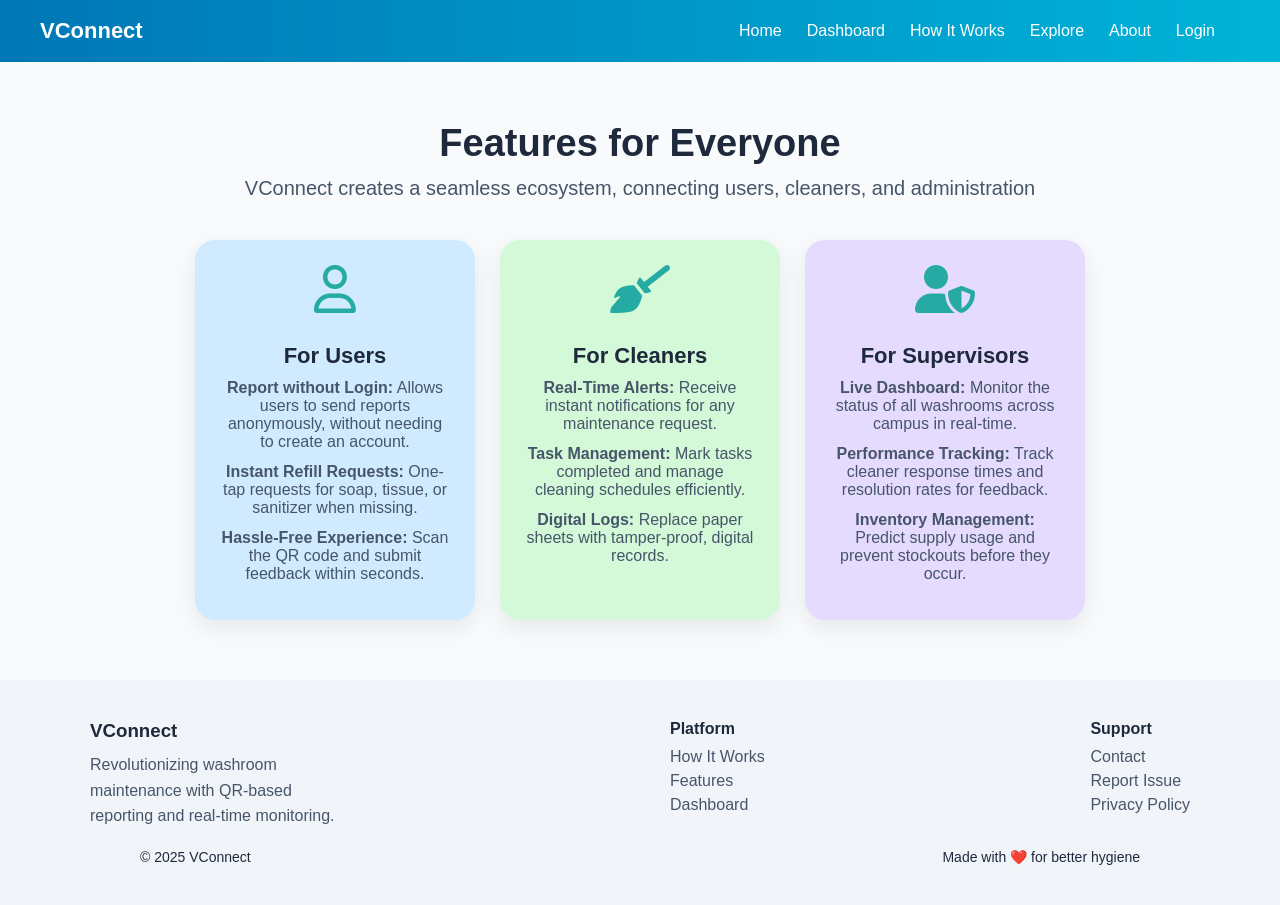
<file: features.html>
<!DOCTYPE html>
<html lang="en">
<head>
    <meta charset="UTF-8">
    <meta name="viewport" content="width=device-width, initial-scale=1.0">
    <title>VConnect - Features</title>
    <link rel="stylesheet" href="css/style.css">
    <link rel="stylesheet" href="https://cdnjs.cloudflare.com/ajax/libs/font-awesome/6.0.0/css/all.min.css">
</head>
<body>

    <!-- NAVBAR -->
    <nav class="navbar">
        <div class="logo">VConnect</div>
        <ul class="nav-links">
            <li><a href="index.html">Home</a></li>
            <li><a href="redirect-dashboard.html">Dashboard</a></li>
            <li><a id="howLink" href="how-it-works.html">How It Works</a></li>
            <li><a id="featureLink" href="features.html">Explore</a></li>
            <li><a href="about.html">About</a></li>
            <li><a id="loginLink" href="login.html">Login</a></li>
            <li><span id="navUserName"></span></li>
            
            
        </ul>
    </nav>

    <!-- FEATURES SECTION -->
    <section class="features-section">
        <h1>Features for Everyone</h1>
        <p class="subline">VConnect creates a seamless ecosystem, connecting users, cleaners, and administration</p>

        <div class="features-cards">
            <!-- Users -->
            <div class="feature-card user-card">
                <i class="fa-regular fa-user feature-icon"></i>
                <h3>For Users</h3>
                <p><strong>Report without Login:</strong> Allows users to send reports anonymously, without needing to create an account.</p>
                <p><strong>Instant Refill Requests:</strong> One-tap requests for soap, tissue, or sanitizer when missing.</p>
                <p><strong>Hassle-Free Experience:</strong> Scan the QR code and submit feedback within seconds.</p>
            </div>

            <!-- Cleaners -->
            <div class="feature-card cleaner-card">
                <i class="fa-solid fa-broom feature-icon"></i>
                <h3>For Cleaners</h3>
                <p><strong>Real-Time Alerts:</strong> Receive instant notifications for any maintenance request.</p>
                <p><strong>Task Management:</strong> Mark tasks completed and manage cleaning schedules efficiently.</p>
                <p><strong>Digital Logs:</strong> Replace paper sheets with tamper-proof, digital records.</p>

            </div>

            <!-- Supervisors -->
            <div class="feature-card supervisor-card">
                <i class="fa-solid fa-user-shield feature-icon"></i>
                <h3>For Supervisors</h3>
                <p><strong>Live Dashboard:</strong> Monitor the status of all washrooms across campus in real-time.</p>
                <p><strong>Performance Tracking:</strong> Track cleaner response times and resolution rates for feedback.</p>
                <p><strong>Inventory Management:</strong> Predict supply usage and prevent stockouts before they occur.</p>
            </div>
        </div>
    </section>

    <!-- FOOTER -->
    <footer class="footer">
        <div class="footer-content">
            <div class="footer-brand">
                <h3>VConnect</h3>
                <p>Revolutionizing washroom maintenance with QR-based reporting and real-time monitoring.</p>
            </div>

            <div class="footer-links">
                <div>
                    <h4>Platform</h4>
                    <a href="how-it-works.html">How It Works</a>
                    <a href="features.html">Features</a>
                    <a href="dashboard.html">Dashboard</a>
                </div>

                <div>
                    <h4>Support</h4>
                    <a href="#">Contact</a>
                    <a href="#">Report Issue</a>
                    <a href="#">Privacy Policy</a>
                </div>
            </div>
        </div>

        <div class="footer-bottom">
            <p>© 2025 VConnect</p>
            <p>Made with ❤️ for better hygiene</p>
        </div>
    </footer>
<script src="js/main.js"></script>
</body>
</html>
</file>
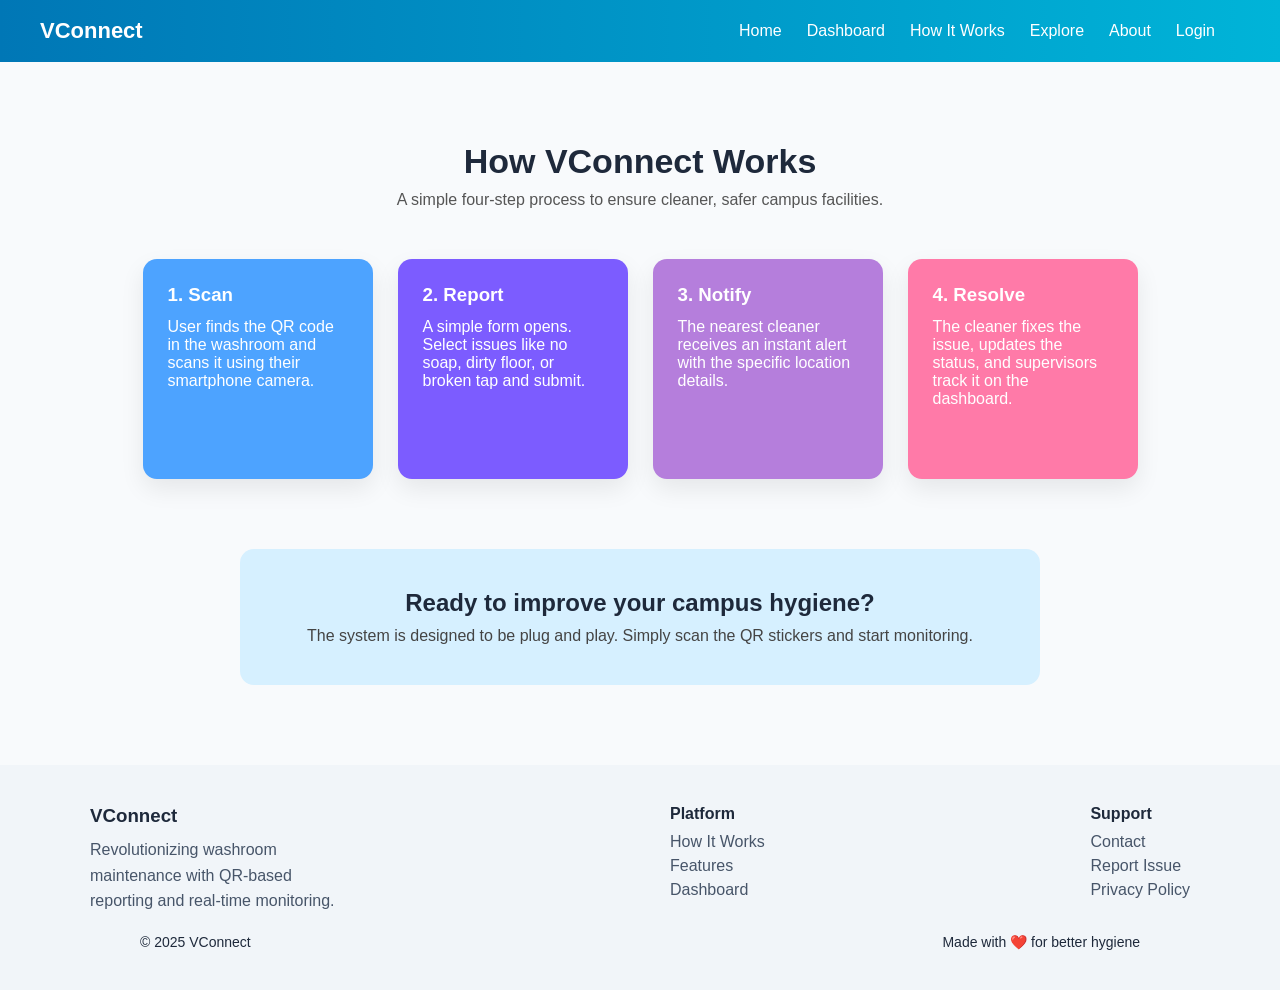
<file: how-it-works.html>
<!DOCTYPE html>
<html lang="en">
<head>
    <meta charset="UTF-8">
    <title>VConnect - How It Works</title>
    <meta name="viewport" content="width=device-width, initial-scale=1.0">
    <link rel="stylesheet" href="css/style.css">
</head>
<body>

    <nav class="navbar">
        <div class="logo">VConnect</div>
        <ul class="nav-links">
            <li><a href="index.html">Home</a></li>
            <li><a href="redirect-dashboard.html">Dashboard</a></li>
            <li><a id="howLink" href="how-it-works.html">How It Works</a></li>
            <li><a id="featureLink" href="features.html">Explore</a></li>
            <li><a href="about.html">About</a></li>
            <li><a id="loginLink" href="login.html">Login</a></li>
            <li><span id="navUserName"></span></li>
            
        </ul>
    </nav>

    <section class="how-section">
        <h1>How VConnect Works</h1>
        <p class="how-subtitle">
            A simple four-step process to ensure cleaner, safer campus facilities.
        </p>

        <div class="how-steps">

            <div class="how-card scan">
                <h3>1. Scan</h3>
                <p>
                    User finds the QR code in the washroom and scans it using their smartphone camera.
                </p>
            </div>

            <div class="how-card report">
                <h3>2. Report</h3>
                <p>
                    A simple form opens. Select issues like no soap, dirty floor, or broken tap and submit.
                </p>
            </div>

            <div class="how-card notify">
                <h3>3. Notify</h3>
                <p>
                    The nearest cleaner receives an instant alert with the specific location details.
                </p>
            </div>

            <div class="how-card resolve">
                <h3>4. Resolve</h3>
                <p>
                    The cleaner fixes the issue, updates the status, and supervisors track it on the dashboard.
                </p>
            </div>

        </div>

        <div class="cta-box">
            <h2>Ready to improve your campus hygiene?</h2>
            <p>
                The system is designed to be plug and play. Simply scan the QR stickers and start monitoring.
            </p>
        </div>

    </section>
<footer class="footer">
    <div class="footer-content">
        <div class="footer-brand">
            <h3>VConnect</h3>
            <p>Revolutionizing washroom maintenance with QR-based reporting and real-time monitoring.</p>
        </div>

        <div class="footer-links">
            <div>
                <h4>Platform</h4>
                <a href="how-it-works.html">How It Works</a>
                <a href="features.html">Features</a>
                <a href="dashboard.html">Dashboard</a>
            </div>

            <div>
                <h4>Support</h4>
                <a href="#">Contact</a>
                <a href="#">Report Issue</a>
                <a href="#">Privacy Policy</a>
            </div>
        </div>
    </div>

    <div class="footer-bottom">
        <p>© 2025 VConnect</p>
        <p>Made with ❤️ for better hygiene</p>
    </div>
</footer>
<script src="js/main.js"></script>
</body>
</html>
</file>
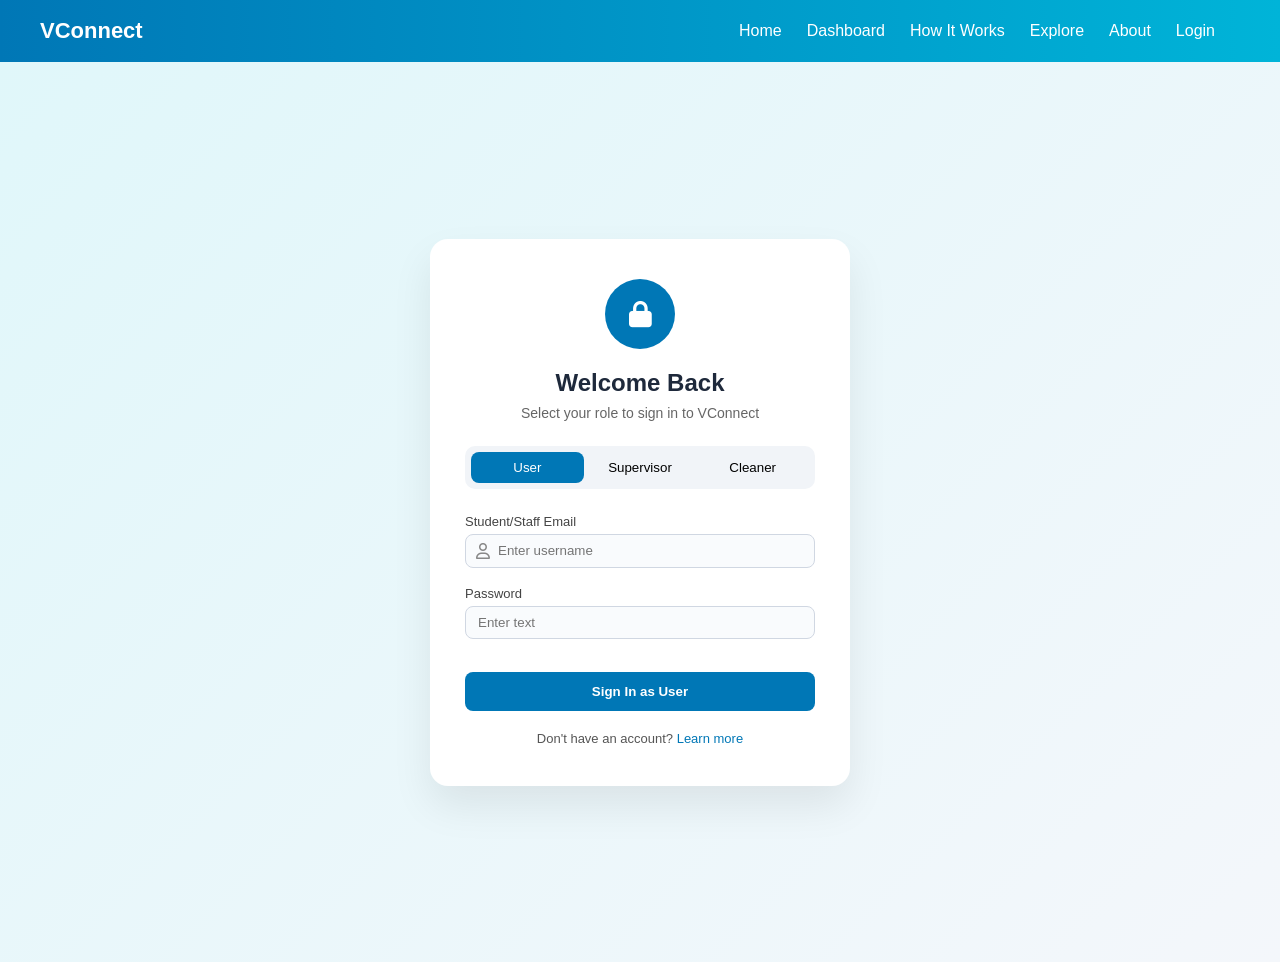
<file: login.html>
<!DOCTYPE html>
<html lang="en">
<head>
    <meta charset="UTF-8">
    <meta name="viewport" content="width=device-width, initial-scale=1.0">
    <title>VConnect - Login</title>
    <link rel="stylesheet" href="css/style.css">
    <link rel="stylesheet" href="https://cdnjs.cloudflare.com/ajax/libs/font-awesome/6.0.0/css/all.min.css">
</head>
<body>

    <nav class="navbar">
        <div class="logo">VConnect</div>
        <ul class="nav-links">
            <li><a href="index.html">Home</a></li>
            <li><a href="redirect-dashboard.html">Dashboard</a></li>
            <li><a id="howLink" href="how-it-works.html">How It Works</a></li>
            <li><a id="featureLink" href="features.html">Explore</a></li>
            <li><a href="about.html">About</a></li>
            <li><a id="loginLink" href="login.html">Login</a></li>
            <li><span id="navUserName"></span></li>
            
        </ul>
    </nav>

    <main class="login-section">
        <div class="login-card">
            <div class="lock-icon-box">
                <i class="fa-solid fa-lock"></i>
            </div>
            
            <h2>Welcome Back</h2>
            <p class="subtitle">Select your role to sign in to VConnect</p>

            <div class="role-switcher">
                <button class="role-btn active" data-role="User">User</button>

                <button class="role-btn" data-role="Supervisor">Supervisor</button>

                <button class="role-btn" data-role="Cleaner">Cleaner</button>
            </div>

            <form id="loginForm">
                <div class="input-group">
                    <label>Student/Staff Email</label>
                    <div class="input-field">
                        <i class="fa-regular fa-user"></i>
                        <input type="text" id= "emailinput" placeholder="Enter username">
                    </div>
                </div>

                <div class="input-group">
                    <label>Password</label>
                    <div class="input-field no-icon">
                        <input type="password" placeholder="Enter text" required>
                    </div>
                </div>

                <button type="submit" class="submit-btn" id="submitBtn">Sign In as User</button>
            </form>

            <p class="footer-link">Don't have an account? <a href="about.html">Learn more</a></p>
        </div>
    </main>

    <script src="js/main.js"></script>
</body>
</html>
</file>
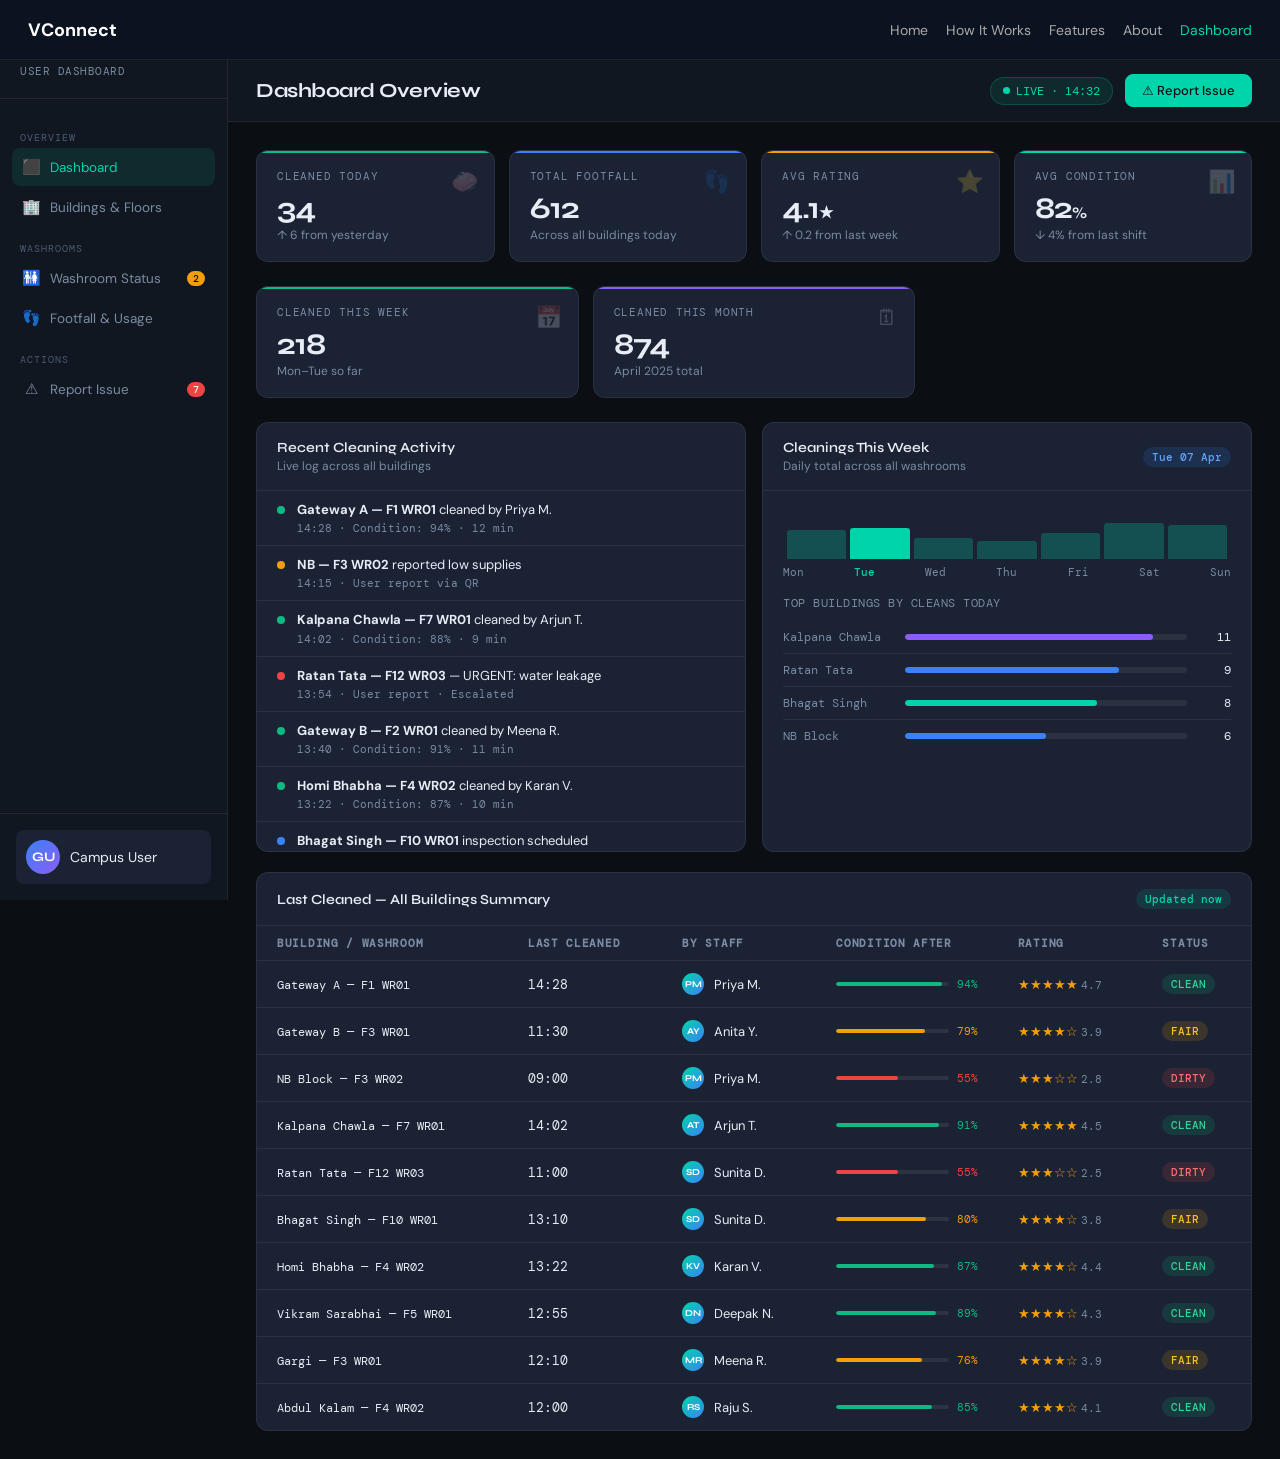
<file: redirect-dashboard.html>
<!DOCTYPE html>
<html>
<head>
    <title>Redirecting...</title>
</head>
<body>

<script>
const role = localStorage.getItem("role");

if (role === "Cleaner") {
    window.location.href = "staff-dashboard.html";
} 
else if (role === "Supervisor") {
    window.location.href = "supervisor-dashboard.html";
} 
else {
    window.location.href = "dashboard.html";
}
</script>

</body>
</html>
</file>
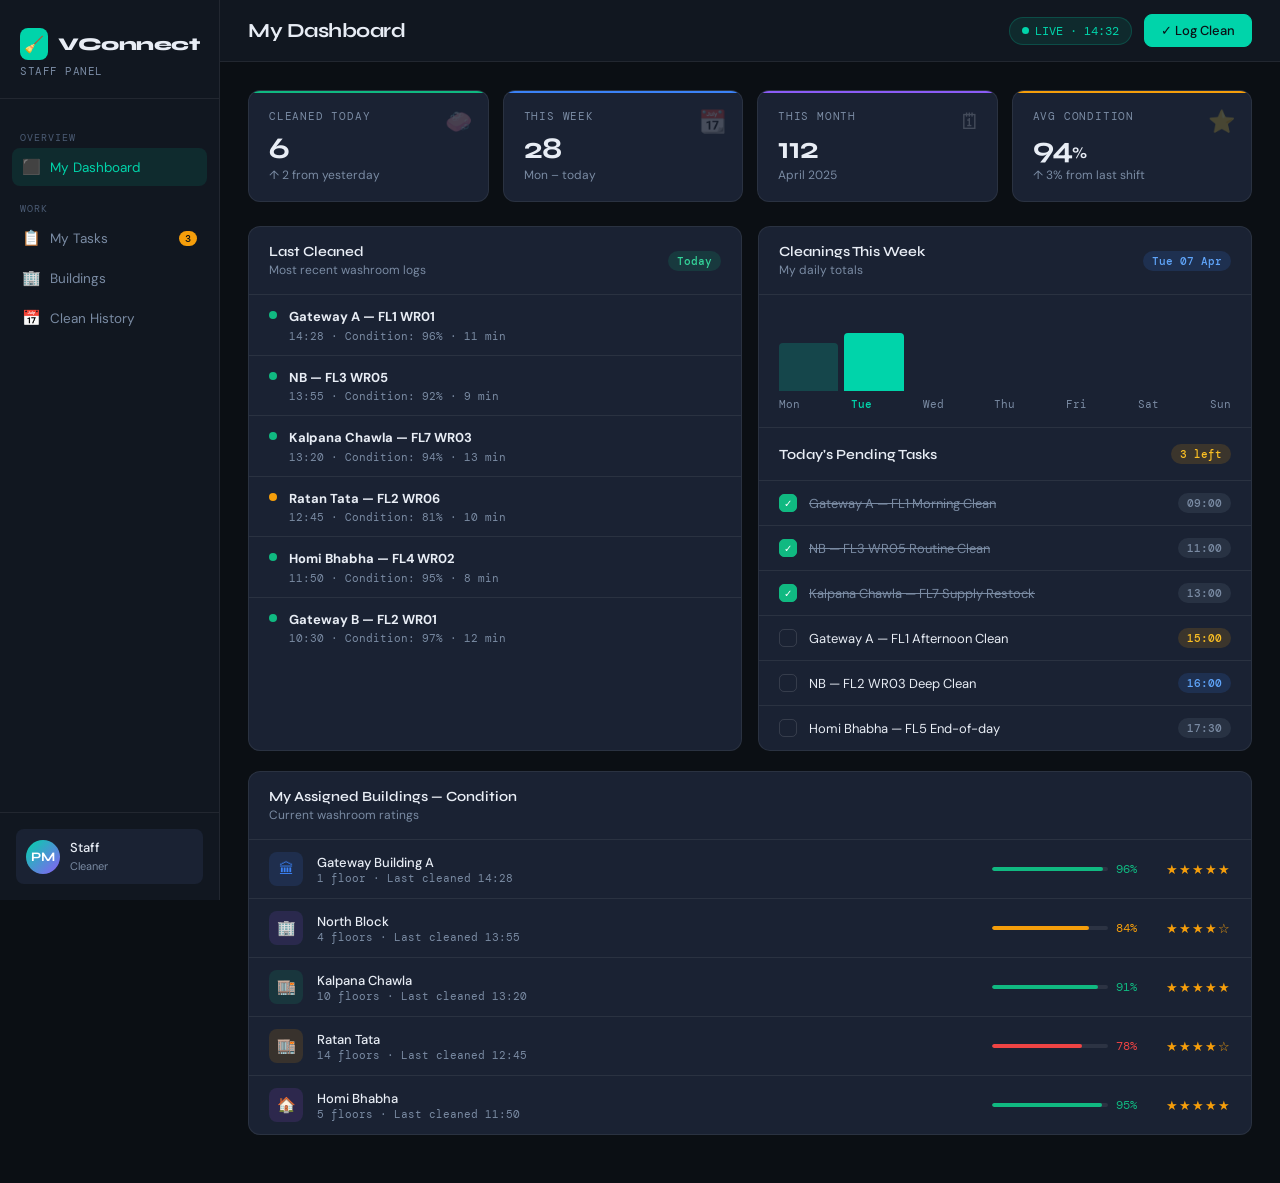
<file: staff-dashboard.html>
<!DOCTYPE html>
<html lang="en">
<head>
<meta charset="UTF-8">
<meta name="viewport" content="width=device-width, initial-scale=1.0">
<title>VConnect — Staff Dashboard</title>
<link href="https://fonts.googleapis.com/css2?family=DM+Mono:wght@400;500&family=Syne:wght@400;600;700;800&family=DM+Sans:ital,wght@0,300;0,400;0,500;1,300&display=swap" rel="stylesheet">
<style>
  :root {
    --bg: #0b0f14;
    --bg2: #111720;
    --bg3: #161d28;
    --card: #1a2233;
    --card2: #1f2a3d;
    --border: rgba(255,255,255,0.07);
    --border2: rgba(255,255,255,0.12);
    --text: #e8edf5;
    --muted: #7a8ba3;
    --muted2: #4a5a72;
    --accent: #00d4aa;
    --accent2: #00a882;
    --warn: #f59e0b;
    --danger: #ef4444;
    --info: #3b82f6;
    --green: #10b981;
    --purple: #8b5cf6;
    --font-display: 'Syne', sans-serif;
    --font-body: 'DM Sans', sans-serif;
    --font-mono: 'DM Mono', monospace;
    --radius: 12px;
    --radius-sm: 8px;
  }

  * { margin: 0; padding: 0; box-sizing: border-box; }

  body {
    background: var(--bg);
    color: var(--text);
    font-family: var(--font-body);
    font-size: 14px;
    min-height: 100vh;
    display: flex;
  }

  /* SIDEBAR */
  .sidebar {
    width: 220px;
    min-height: 100vh;
    background: var(--bg2);
    border-right: 1px solid var(--border);
    display: flex;
    flex-direction: column;
    position: sticky;
    top: 0;
    height: 100vh;
    overflow-y: auto;
    flex-shrink: 0;
  }

  .logo {
    padding: 28px 20px 20px;
    border-bottom: 1px solid var(--border);
  }

  .logo-mark {
    display: flex;
    align-items: center;
    gap: 10px;
    margin-bottom: 4px;
  }

  .logo-icon {
    width: 32px; height: 32px;
    background: var(--accent);
    border-radius: 8px;
    display: flex;
    align-items: center;
    justify-content: center;
    font-size: 16px;
  }

  .logo h1 {
    font-family: var(--font-display);
    font-weight: 800;
    font-size: 18px;
    letter-spacing: -0.5px;
    color: var(--text);
  }

  .logo p {
    font-size: 11px;
    color: var(--muted);
    letter-spacing: 0.5px;
    text-transform: uppercase;
    font-family: var(--font-mono);
  }

  .nav {
    padding: 16px 12px;
    flex: 1;
  }

  .nav-label {
    font-size: 10px;
    text-transform: uppercase;
    letter-spacing: 1px;
    color: var(--muted2);
    font-family: var(--font-mono);
    padding: 8px 8px 4px;
    margin-top: 8px;
  }

  .nav-item {
    display: flex;
    align-items: center;
    gap: 10px;
    padding: 9px 10px;
    border-radius: var(--radius-sm);
    cursor: pointer;
    color: var(--muted);
    font-size: 13.5px;
    font-weight: 400;
    transition: all 0.15s;
    text-decoration: none;
    margin-bottom: 2px;
  }

  .nav-item:hover { background: var(--card); color: var(--text); }
  .nav-item.active { background: rgba(0,212,170,0.1); color: var(--accent); }
  .nav-item .icon { font-size: 15px; width: 18px; text-align: center; }

  .badge {
    margin-left: auto;
    background: var(--danger);
    color: white;
    font-size: 10px;
    font-family: var(--font-mono);
    padding: 1px 6px;
    border-radius: 20px;
    font-weight: 500;
  }
  .badge.warn { background: var(--warn); color: #0b0f14; }

  .sidebar-footer {
    padding: 16px;
    border-top: 1px solid var(--border);
  }

  .staff-card {
    display: flex;
    align-items: center;
    gap: 10px;
    padding: 10px;
    background: var(--card);
    border-radius: var(--radius-sm);
  }

  .avatar {
    width: 34px; height: 34px;
    border-radius: 50%;
    background: linear-gradient(135deg, var(--accent), var(--purple));
    display: flex;
    align-items: center;
    justify-content: center;
    font-family: var(--font-display);
    font-weight: 700;
    font-size: 13px;
    color: white;
    flex-shrink: 0;
  }

  .staff-info-footer p { font-size: 13px; font-weight: 500; color: var(--text); }
  .staff-info-footer span { font-size: 11px; color: var(--muted); }

  /* MAIN */
  .main {
    flex: 1;
    display: flex;
    flex-direction: column;
    min-width: 0;
    overflow: hidden;
  }

  .topbar {
    background: var(--bg2);
    border-bottom: 1px solid var(--border);
    padding: 14px 28px;
    display: flex;
    align-items: center;
    justify-content: space-between;
    position: sticky;
    top: 0;
    z-index: 10;
  }

  .page-title {
    font-family: var(--font-display);
    font-weight: 700;
    font-size: 20px;
    letter-spacing: -0.5px;
  }

  .topbar-right {
    display: flex;
    align-items: center;
    gap: 12px;
  }

  .live-badge {
    display: flex;
    align-items: center;
    gap: 6px;
    font-size: 12px;
    font-family: var(--font-mono);
    color: var(--accent);
    background: rgba(0,212,170,0.1);
    padding: 5px 12px;
    border-radius: 20px;
    border: 1px solid rgba(0,212,170,0.2);
  }

  .pulse {
    width: 7px; height: 7px;
    border-radius: 50%;
    background: var(--accent);
    animation: pulse 2s infinite;
  }

  @keyframes pulse {
    0%, 100% { opacity: 1; transform: scale(1); }
    50% { opacity: 0.5; transform: scale(0.85); }
  }

  .btn {
    padding: 7px 16px;
    border-radius: var(--radius-sm);
    border: 1px solid var(--border2);
    background: var(--card);
    color: var(--text);
    font-family: var(--font-body);
    font-size: 13px;
    cursor: pointer;
    transition: all 0.15s;
  }

  .btn:hover { background: var(--card2); border-color: var(--border2); }

  .btn.primary {
    background: var(--accent);
    border-color: var(--accent);
    color: #0b0f14;
    font-weight: 500;
  }

  .btn.primary:hover { background: var(--accent2); }

  /* CONTENT */
  .content {
    flex: 1;
    overflow-y: auto;
    padding: 28px;
  }

  .tab-view { display: none; }
  .tab-view.active { display: block; }

  /* STAT CARDS */
  .stats-row {
    display: grid;
    grid-template-columns: repeat(4, 1fr);
    gap: 14px;
    margin-bottom: 24px;
  }

  .stat-card {
    background: var(--card);
    border: 1px solid var(--border);
    border-radius: var(--radius);
    padding: 18px 20px;
    position: relative;
    overflow: hidden;
    transition: border-color 0.2s;
  }

  .stat-card:hover { border-color: var(--border2); }

  .stat-card::before {
    content: '';
    position: absolute;
    top: 0; left: 0; right: 0;
    height: 2px;
  }

  .stat-card.green::before { background: var(--green); }
  .stat-card.warn::before  { background: var(--warn); }
  .stat-card.danger::before{ background: var(--danger); }
  .stat-card.info::before  { background: var(--info); }
  .stat-card.purple::before{ background: var(--purple); }

  .stat-label {
    font-size: 11px;
    text-transform: uppercase;
    letter-spacing: 0.8px;
    color: var(--muted);
    font-family: var(--font-mono);
    margin-bottom: 10px;
  }

  .stat-value {
    font-family: var(--font-display);
    font-size: 30px;
    font-weight: 700;
    letter-spacing: -1px;
    line-height: 1;
    margin-bottom: 4px;
  }

  .stat-sub { font-size: 12px; color: var(--muted); }

  .stat-icon {
    position: absolute;
    top: 16px; right: 16px;
    font-size: 22px;
    opacity: 0.2;
  }

  /* CARDS */
  .card {
    background: var(--card);
    border: 1px solid var(--border);
    border-radius: var(--radius);
    overflow: hidden;
  }

  .card-header {
    padding: 16px 20px;
    border-bottom: 1px solid var(--border);
    display: flex;
    align-items: center;
    justify-content: space-between;
  }

  .card-title {
    font-family: var(--font-display);
    font-weight: 600;
    font-size: 14px;
  }

  .section-sub { font-size: 12px; color: var(--muted); margin-top: 2px; }

  /* SECTION HEADER */
  .section-header {
    display: flex;
    align-items: center;
    justify-content: space-between;
    margin-bottom: 14px;
  }

  .section-title {
    font-family: var(--font-display);
    font-weight: 700;
    font-size: 16px;
    letter-spacing: -0.3px;
  }

  /* GRIDS */
  .grid-2 {
    display: grid;
    grid-template-columns: 1fr 1fr;
    gap: 16px;
    margin-bottom: 20px;
  }

  .grid-3 {
    display: grid;
    grid-template-columns: 1fr 1fr 1fr;
    gap: 16px;
    margin-bottom: 20px;
  }

  /* PILLS */
  .pill {
    display: inline-flex;
    align-items: center;
    gap: 4px;
    padding: 3px 9px;
    border-radius: 20px;
    font-size: 11px;
    font-family: var(--font-mono);
    font-weight: 500;
    white-space: nowrap;
  }

  .pill.green  { background: rgba(16,185,129,0.15); color: #34d399; }
  .pill.warn   { background: rgba(245,158,11,0.15);  color: #fbbf24; }
  .pill.danger { background: rgba(239,68,68,0.15);   color: #f87171; }
  .pill.info   { background: rgba(59,130,246,0.15);  color: #60a5fa; }
  .pill.muted  { background: rgba(122,139,163,0.15); color: var(--muted); }
  .pill.purple { background: rgba(139,92,246,0.15);  color: #c4b5fd; }

  /* FILTER TABS */
  .filter-tabs {
    display: flex;
    gap: 4px;
    background: var(--bg3);
    border-radius: var(--radius-sm);
    padding: 3px;
    border: 1px solid var(--border);
  }

  .filter-tab {
    padding: 4px 12px;
    border-radius: 5px;
    background: transparent;
    border: none;
    color: var(--muted);
    font-size: 12px;
    font-family: var(--font-body);
    cursor: pointer;
    transition: all 0.15s;
  }

  .filter-tab.active { background: var(--card); color: var(--text); }

  /* TABLE */
  table { width: 100%; border-collapse: collapse; }

  thead th {
    text-align: left;
    padding: 10px 20px;
    font-size: 11px;
    text-transform: uppercase;
    letter-spacing: 0.7px;
    color: var(--muted);
    font-family: var(--font-mono);
    border-bottom: 1px solid var(--border);
    white-space: nowrap;
  }

  tbody tr {
    border-bottom: 1px solid var(--border);
    transition: background 0.1s;
  }

  tbody tr:last-child { border-bottom: none; }
  tbody tr:hover { background: var(--card2); }

  tbody td {
    padding: 12px 20px;
    font-size: 13px;
    vertical-align: middle;
  }

  .mono { font-family: var(--font-mono); }

  /* CONDITION BAR */
  .bar-track {
    flex: 1;
    height: 4px;
    background: rgba(255,255,255,0.08);
    border-radius: 2px;
    overflow: hidden;
    min-width: 60px;
  }

  .bar-fill {
    height: 100%;
    border-radius: 2px;
    transition: width 0.6s ease;
  }

  .condition-bar {
    display: flex;
    align-items: center;
    gap: 8px;
  }

  /* TIMELINE */
  .timeline-item {
    display: flex;
    gap: 12px;
    padding: 12px 20px;
    border-bottom: 1px solid var(--border);
    transition: background 0.1s;
  }

  .timeline-item:last-child { border-bottom: none; }
  .timeline-item:hover { background: var(--card2); }

  .timeline-dot {
    width: 8px; height: 8px;
    border-radius: 50%;
    margin-top: 4px;
    flex-shrink: 0;
  }

  .timeline-text { font-size: 13px; font-weight: 400; line-height: 1.5; }
  .timeline-time { font-size: 11px; color: var(--muted); font-family: var(--font-mono); margin-top: 2px; }

  /* MINI CHART */
  .mini-chart {
    display: flex;
    align-items: flex-end;
    gap: 6px;
    height: 80px;
  }

  .bar {
    flex: 1;
    background: rgba(0,212,170,0.2);
    border-radius: 4px 4px 0 0;
    transition: height 0.5s ease;
    cursor: pointer;
  }

  .bar:hover { background: rgba(0,212,170,0.35); }
  .bar.today { background: var(--accent); }
  .bar.today:hover { background: var(--accent2); }

  /* BUILDING CONDITION TABLE */
  .building-row {
    display: flex;
    align-items: center;
    padding: 12px 20px;
    border-bottom: 1px solid var(--border);
    gap: 14px;
    transition: background 0.1s;
  }

  .building-row:last-child { border-bottom: none; }
  .building-row:hover { background: var(--card2); }

  .building-icon {
    width: 34px; height: 34px;
    border-radius: 8px;
    display: flex;
    align-items: center;
    justify-content: center;
    font-size: 15px;
    flex-shrink: 0;
  }

  .building-name { font-size: 13px; font-weight: 500; flex: 1; }
  .building-meta { font-size: 11px; color: var(--muted); font-family: var(--font-mono); }

  /* SCROLLABLE */
  .scrollable { max-height: 360px; overflow-y: auto; }
  .scrollable::-webkit-scrollbar { width: 4px; }
  .scrollable::-webkit-scrollbar-track { background: transparent; }
  .scrollable::-webkit-scrollbar-thumb { background: var(--border2); border-radius: 2px; }

  /* TASK ITEMS */
  .task-item {
    padding: 12px 20px;
    border-bottom: 1px solid var(--border);
    display: flex;
    align-items: center;
    gap: 12px;
    cursor: pointer;
    transition: background 0.1s;
  }

  .task-item:last-child { border-bottom: none; }
  .task-item:hover { background: var(--card2); }

  .task-check {
    width: 18px; height: 18px;
    border-radius: 5px;
    border: 1.5px solid var(--border2);
    display: flex;
    align-items: center;
    justify-content: center;
    flex-shrink: 0;
    font-size: 10px;
    transition: all 0.15s;
  }

  .task-item.done .task-check {
    background: var(--green);
    border-color: var(--green);
    color: white;
  }

  .task-text { flex: 1; font-size: 13px; }
  .task-item.done .task-text { color: var(--muted); text-decoration: line-through; }

  /* ICON BTNS */
  .icon-btn {
    width: 28px; height: 28px;
    border-radius: 6px;
    border: 1px solid var(--border);
    background: transparent;
    color: var(--muted);
    font-size: 14px;
    display: flex;
    align-items: center;
    justify-content: center;
    cursor: pointer;
    transition: all 0.15s;
    line-height: 1;
  }

  .icon-btn:hover { background: var(--card2); color: var(--text); border-color: var(--border2); }

  /* TOAST */
  #toast {
    position: fixed;
    bottom: 28px; right: 28px;
    background: var(--card2);
    border: 1px solid var(--border2);
    border-radius: 10px;
    padding: 12px 18px;
    font-size: 13px;
    color: var(--text);
    transform: translateY(80px);
    opacity: 0;
    transition: all 0.3s;
    z-index: 200;
    display: flex;
    align-items: center;
    gap: 10px;
  }

  /* USAGE COUNT TOGGLE */
  .period-tabs {
    display: flex;
    gap: 4px;
    background: var(--bg3);
    border-radius: var(--radius-sm);
    padding: 3px;
    border: 1px solid var(--border);
  }

  .period-tab {
    padding: 4px 12px;
    border-radius: 5px;
    background: transparent;
    border: none;
    color: var(--muted);
    font-size: 12px;
    font-family: var(--font-mono);
    cursor: pointer;
    transition: all 0.15s;
  }

  .period-tab.active { background: var(--card); color: var(--accent); }

  /* USAGE COUNT CARD */
  .usage-count-card {
    background: var(--bg3);
    border: 1px solid var(--border);
    border-radius: var(--radius-sm);
    padding: 14px 16px;
    display: flex;
    align-items: center;
    justify-content: space-between;
    gap: 10px;
  }

  .usage-num {
    font-family: var(--font-display);
    font-size: 28px;
    font-weight: 700;
    letter-spacing: -1px;
    color: var(--accent);
  }

  .usage-label { font-size: 12px; color: var(--muted); }

  /* LAST CLEANED CELL */
  .last-clean-cell {
    display: flex;
    flex-direction: column;
    gap: 2px;
  }

  .last-clean-time { font-size: 13px; font-family: var(--font-mono); }
  .last-clean-location { font-size: 11px; color: var(--muted); }

  /* STAR RATING */
  .star-rating { color: var(--warn); font-size: 13px; letter-spacing: 1px; }
</style>
</head>
<body>

<!-- SIDEBAR -->
<aside class="sidebar">
  <div class="logo">
    <div class="logo-mark">
      <div class="logo-icon">🧹</div>
      <h1>VConnect</h1>
    </div>
    <p>Staff Panel</p>
  </div>

  <nav class="nav">
    <div class="nav-label">Overview</div>
    <div class="nav-item active" onclick="switchTab('dashboard', this)">
      <span class="icon">⬛</span> My Dashboard
    </div>

    <div class="nav-label">Work</div>
    <div class="nav-item" onclick="switchTab('tasks', this)">
      <span class="icon">📋</span> My Tasks
      <span class="badge warn" id="task-badge">3</span>
    </div>
    <div class="nav-item" onclick="switchTab('buildings', this)">
      <span class="icon">🏢</span> Buildings
    </div>
    <div class="nav-item" onclick="switchTab('history', this)">
      <span class="icon">📅</span> Clean History
    </div>
  </nav>

  <div class="sidebar-footer">
    <div class="staff-card">
      <div class="avatar">PM</div>
      <div class="staff-info-footer">
        <p id="staffName">Staff</p>
        <span>Cleaner</span>
      </div>
    </div>
  </div>
</aside>

<!-- MAIN AREA -->
<div class="main">
  <div class="topbar">
    <div class="page-title" id="page-title">My Dashboard</div>
    <div class="topbar-right">
      <div class="live-badge">
        <div class="pulse"></div>
        LIVE · 14:32
      </div>
      <button class="btn primary" onclick="markCleaned()">✓ Log Clean</button>
    </div>
  </div>

  <div class="content">

    <!-- ===== DASHBOARD TAB ===== -->
    <div class="tab-view active" id="tab-dashboard">

      <!-- STAT CARDS -->
      <div class="stats-row">
        <div class="stat-card green">
          <div class="stat-label">Cleaned Today</div>
          <div class="stat-value" id="stat-today">6</div>
          <div class="stat-sub">↑ 2 from yesterday</div>
          <div class="stat-icon">🧼</div>
        </div>
        <div class="stat-card info">
          <div class="stat-label">This Week</div>
          <div class="stat-value">28</div>
          <div class="stat-sub">Mon – today</div>
          <div class="stat-icon">📆</div>
        </div>
        <div class="stat-card purple">
          <div class="stat-label">This Month</div>
          <div class="stat-value">112</div>
          <div class="stat-sub">April 2025</div>
          <div class="stat-icon">🗓</div>
        </div>
        <div class="stat-card warn">
          <div class="stat-label">Avg Condition</div>
          <div class="stat-value">94<span style="font-size:16px">%</span></div>
          <div class="stat-sub">↑ 3% from last shift</div>
          <div class="stat-icon">⭐</div>
        </div>
      </div>

      <div class="grid-2">

        <!-- LAST CLEANED -->
        <div class="card">
          <div class="card-header">
            <div>
              <div class="card-title">Last Cleaned</div>
              <div class="section-sub">Most recent washroom logs</div>
            </div>
            <span class="pill green">Today</span>
          </div>
          <div class="scrollable">
            <div class="timeline-item">
              <div class="timeline-dot" style="background:var(--green)"></div>
              <div style="flex:1">
                <div class="timeline-text"><strong>Gateway A — FL1 WR01</strong></div>
                <div class="timeline-time">14:28 · Condition: 96% · 11 min</div>
              </div>
            </div>
            <div class="timeline-item">
              <div class="timeline-dot" style="background:var(--green)"></div>
              <div style="flex:1">
                <div class="timeline-text"><strong>NB — FL3 WR05</strong></div>
                <div class="timeline-time">13:55 · Condition: 92% · 9 min</div>
              </div>
            </div>
            <div class="timeline-item">
              <div class="timeline-dot" style="background:var(--green)"></div>
              <div style="flex:1">
                <div class="timeline-text"><strong>Kalpana Chawla — FL7 WR03</strong></div>
                <div class="timeline-time">13:20 · Condition: 94% · 13 min</div>
              </div>
            </div>
            <div class="timeline-item">
              <div class="timeline-dot" style="background:var(--warn)"></div>
              <div style="flex:1">
                <div class="timeline-text"><strong>Ratan Tata — FL2 WR06</strong></div>
                <div class="timeline-time">12:45 · Condition: 81% · 10 min</div>
              </div>
            </div>
            <div class="timeline-item">
              <div class="timeline-dot" style="background:var(--green)"></div>
              <div style="flex:1">
                <div class="timeline-text"><strong>Homi Bhabha — FL4 WR02</strong></div>
                <div class="timeline-time">11:50 · Condition: 95% · 8 min</div>
              </div>
            </div>
            <div class="timeline-item">
              <div class="timeline-dot" style="background:var(--green)"></div>
              <div style="flex:1">
                <div class="timeline-text"><strong>Gateway B — FL2 WR01</strong></div>
                <div class="timeline-time">10:30 · Condition: 97% · 12 min</div>
              </div>
            </div>
          </div>
        </div>

        <!-- CLEANINGS THIS WEEK CHART -->
        <div class="card">
          <div class="card-header">
            <div>
              <div class="card-title">Cleanings This Week</div>
              <div class="section-sub">My daily totals</div>
            </div>
            <span class="pill info">Tue 07 Apr</span>
          </div>
          <div style="padding:16px 20px">
            <div class="mini-chart">
              <div class="bar" style="height:60%" title="Mon: 5"></div>
              <div class="bar today" style="height:72%" title="Tue: 6 (today)"></div>
              <div class="bar" style="height:0%" title="Wed: –"></div>
              <div class="bar" style="height:0%" title="Thu: –"></div>
              <div class="bar" style="height:0%" title="Fri: –"></div>
              <div class="bar" style="height:0%" title="Sat: –"></div>
              <div class="bar" style="height:0%" title="Sun: –"></div>
            </div>
            <div style="display:flex;justify-content:space-between;margin-top:6px">
              <span style="font-size:11px;color:var(--muted);font-family:var(--font-mono)">Mon</span>
              <span style="font-size:11px;color:var(--accent);font-family:var(--font-mono);font-weight:500">Tue</span>
              <span style="font-size:11px;color:var(--muted);font-family:var(--font-mono)">Wed</span>
              <span style="font-size:11px;color:var(--muted);font-family:var(--font-mono)">Thu</span>
              <span style="font-size:11px;color:var(--muted);font-family:var(--font-mono)">Fri</span>
              <span style="font-size:11px;color:var(--muted);font-family:var(--font-mono)">Sat</span>
              <span style="font-size:11px;color:var(--muted);font-family:var(--font-mono)">Sun</span>
            </div>
          </div>

          <!-- My Today's Tasks (mini) -->
          <div class="card-header" style="border-top:1px solid var(--border)">
            <div class="card-title">Today's Pending Tasks</div>
            <span class="pill warn">3 left</span>
          </div>
          <div>
            <div class="task-item done" onclick="toggleTask(this)">
              <div class="task-check">✓</div>
              <div class="task-text">Gateway A — FL1 Morning Clean</div>
              <span class="pill muted">09:00</span>
            </div>
            <div class="task-item done" onclick="toggleTask(this)">
              <div class="task-check">✓</div>
              <div class="task-text">NB — FL3 WR05 Routine Clean</div>
              <span class="pill muted">11:00</span>
            </div>
            <div class="task-item done" onclick="toggleTask(this)">
              <div class="task-check">✓</div>
              <div class="task-text">Kalpana Chawla — FL7 Supply Restock</div>
              <span class="pill muted">13:00</span>
            </div>
            <div class="task-item" onclick="toggleTask(this)">
              <div class="task-check"></div>
              <div class="task-text">Gateway A — FL1 Afternoon Clean</div>
              <span class="pill warn">15:00</span>
            </div>
            <div class="task-item" onclick="toggleTask(this)">
              <div class="task-check"></div>
              <div class="task-text">NB — FL2 WR03 Deep Clean</div>
              <span class="pill info">16:00</span>
            </div>
            <div class="task-item" onclick="toggleTask(this)">
              <div class="task-check"></div>
              <div class="task-text">Homi Bhabha — FL5 End-of-day</div>
              <span class="pill muted">17:30</span>
            </div>
          </div>
        </div>

      </div>

      <!-- BUILDINGS CONDITION SUMMARY -->
      <div class="card" style="margin-bottom:20px">
        <div class="card-header">
          <div>
            <div class="card-title">My Assigned Buildings — Condition</div>
            <div class="section-sub">Current washroom ratings</div>
          </div>
        </div>
        <div id="building-summary">
          <!-- Rendered by JS -->
        </div>
      </div>

    </div>

    <!-- ===== TASKS TAB ===== -->
    <div class="tab-view" id="tab-tasks">
      <div class="section-header">
        <div>
          <div class="section-title">My Tasks</div>
          <div id="taskContainer"></div>
          <div class="section-sub">Assigned washrooms for today</div>
        </div>
        <div class="filter-tabs">
          <button class="filter-tab active" onclick="filterMyTasks('all', this)">All</button>
          <button class="filter-tab" onclick="filterMyTasks('pending', this)">Pending</button>
          <button class="filter-tab" onclick="filterMyTasks('done', this)">Done</button>
        </div>
      </div>

      <div class="card">
        <div id="my-tasks-list">
          <!-- Rendered by JS -->
        </div>
      </div>
    </div>

    <!-- ===== BUILDINGS TAB ===== -->
    <div class="tab-view" id="tab-buildings">
      <div class="section-header">
        <div>
          <div class="section-title">Buildings & Washrooms</div>
          <div class="section-sub">Condition ratings and last cleaned times</div>
        </div>
      </div>

      <!-- ACADEMIC / GATEWAY -->
      <div class="card" style="margin-bottom:20px">
        <div class="card-header">
          <div class="card-title">Gateway Buildings</div>
          <span class="pill info">2 Buildings</span>
        </div>
        <div id="buildings-gateway"></div>
      </div>

      <!-- NORTH BLOCK -->
      <div class="card" style="margin-bottom:20px">
        <div class="card-header">
          <div class="card-title">North Block (NB)</div>
          <span class="pill info">4 Floors</span>
        </div>
        <div id="buildings-nb"></div>
      </div>

      <!-- TOWER HOSTELS -->
      <div class="card" style="margin-bottom:20px">
        <div class="card-header">
          <div class="card-title">Tower Hostels</div>
          <span class="pill purple">8 washrooms / floor</span>
        </div>
        <div id="buildings-tower"></div>
      </div>

      <!-- APARTMENT HOSTELS -->
      <div class="card" style="margin-bottom:20px">
        <div class="card-header">
          <div class="card-title">Apartment Hostels</div>
          <span class="pill muted">5–6 Floors</span>
        </div>
        <div id="buildings-apt"></div>
      </div>
    </div>

    <!-- ===== HISTORY TAB ===== -->
    <div class="tab-view" id="tab-history">
      <div class="section-header">
        <div>
          <div class="section-title">Cleaning History</div>
          <div class="section-sub">My complete log</div>
        </div>
        <div class="period-tabs">
          <button class="period-tab active" onclick="switchPeriod('day', this)">Day</button>
          <button class="period-tab" onclick="switchPeriod('week', this)">Week</button>
          <button class="period-tab" onclick="switchPeriod('month', this)">Month</button>
        </div>
      </div>

      <!-- Summary counts -->
      <div class="stats-row" style="grid-template-columns:repeat(3,1fr)">
        <div class="stat-card green">
          <div class="stat-label" id="hist-period-label">Cleanings Today</div>
          <div class="stat-value" id="hist-count">6</div>
          <div class="stat-sub" id="hist-sub">Tue 07 Apr</div>
          <div class="stat-icon">🧼</div>
        </div>
        <div class="stat-card info">
          <div class="stat-label">Avg Condition</div>
          <div class="stat-value" id="hist-condition">94<span style="font-size:16px">%</span></div>
          <div class="stat-sub">Avg across logged cleanings</div>
          <div class="stat-icon">📊</div>
        </div>
        <div class="stat-card warn">
          <div class="stat-label">Locations Covered</div>
          <div class="stat-value" id="hist-locations">5</div>
          <div class="stat-sub">Unique buildings</div>
          <div class="stat-icon">🏢</div>
        </div>
      </div>

      <!-- Log table -->
      <div class="card">
        <div class="card-header">
          <div class="card-title">Log Entries</div>
          <span class="pill muted mono" id="hist-entry-count">6 entries</span>
        </div>
        <div class="table-wrap">
          <table>
            <thead>
              <tr>
                <th>#</th>
                <th>Location</th>
                <th>Time</th>
                <th>Duration</th>
                <th>Condition After</th>
                <th>Status</th>
              </tr>
            </thead>
            <tbody id="history-tbody">
              <!-- Rendered by JS -->
            </tbody>
          </table>
        </div>
      </div>
    </div>

  </div><!-- end .content -->
</div><!-- end .main -->

<!-- TOAST -->
<div id="toast">
  <span style="color:var(--accent)">✓</span>
  <span id="toast-msg"></span>
</div>

<script>
// ===== DATA =====

const myName = 'Priya Mehta';

// Buildings config
const buildings = [
  { id:'gwa',   name:'Gateway Building A', short:'Gateway A', type:'gateway', floors:1,  washPerFloor:2,  icon:'🏛', color:'#3b82f6' },
  { id:'gwb',   name:'Gateway Building B', short:'Gateway B', type:'gateway', floors:3,  washPerFloor:2,  icon:'🏛', color:'#06b6d4' },
  { id:'nb',    name:'North Block',        short:'NB',        type:'nb',      floors:4,  washPerFloor:3,  icon:'🏢', color:'#8b5cf6' },
  { id:'kc',    name:'Kalpana Chawla',     short:'KC Hostel', type:'tower',   floors:10, washPerFloor:8,  icon:'🏬', color:'#10b981' },
  { id:'rt',    name:'Ratan Tata',         short:'RT Hostel', type:'tower',   floors:14, washPerFloor:8,  icon:'🏬', color:'#f59e0b' },
  { id:'bs',    name:'Bhagat Singh',       short:'BS Hostel', type:'tower',   floors:14, washPerFloor:8,  icon:'🏬', color:'#ef4444' },
  { id:'hb',    name:'Homi Bhabha',        short:'HB Apt',    type:'apt',     floors:5,  washPerFloor:3,  icon:'🏠', color:'#a855f7' },
  { id:'vs',    name:'Vikram Sarabhai',    short:'VS Apt',    type:'apt',     floors:6,  washPerFloor:3,  icon:'🏠', color:'#ec4899' },
  { id:'gr',    name:'Gargi',              short:'Gargi Apt', type:'apt',     floors:5,  washPerFloor:3,  icon:'🏠', color:'#14b8a6' },
  { id:'ak',    name:'Abdul Kalam',        short:'AK Apt',    type:'apt',     floors:6,  washPerFloor:3,  icon:'🏠', color:'#f97316' },
];

// Condition ratings per building (simulated)
const buildingConditions = {
  gwa: 96, gwb: 88, nb: 84, kc: 91, rt: 78, bs: 82, hb: 95, vs: 87, gr: 79, ak: 93
};

// Last cleaned per building
const lastCleaned = {
  gwa: '14:28', gwb: '10:30', nb: '13:55', kc: '13:20', rt: '12:45',
  bs: '11:10', hb: '11:50', vs: '09:40', gr: '10:15', ak: '08:55'
};

// History data
const historyData = {
  day: [
    { loc:'Gateway A — FL1 WR01',     time:'14:28', duration:'11 min', condition:96, status:'done' },
    { loc:'NB — FL3 WR05',            time:'13:55', duration:'9 min',  condition:92, status:'done' },
    { loc:'Kalpana Chawla — FL7 WR03',time:'13:20', duration:'13 min', condition:94, status:'done' },
    { loc:'Ratan Tata — FL2 WR06',    time:'12:45', duration:'10 min', condition:81, status:'done' },
    { loc:'Homi Bhabha — FL4 WR02',   time:'11:50', duration:'8 min',  condition:95, status:'done' },
    { loc:'Gateway B — FL2 WR01',     time:'10:30', duration:'12 min', condition:97, status:'done' },
  ],
  week: [
    { loc:'Gateway A — FL1 WR01',     time:'Mon 09:10', duration:'10 min', condition:94, status:'done' },
    { loc:'NB — FL2 WR03',            time:'Mon 11:00', duration:'12 min', condition:88, status:'done' },
    { loc:'Bhagat Singh — FL5 WR02',  time:'Mon 13:40', duration:'9 min',  condition:85, status:'done' },
    { loc:'Kalpana Chawla — FL9 WR07',time:'Mon 15:00', duration:'11 min', condition:91, status:'done' },
    { loc:'Vikram Sarabhai — FL3 WR01',time:'Mon 16:30',duration:'8 min',  condition:93, status:'done' },
    { loc:'Gateway A — FL1 WR01',     time:'Tue 14:28', duration:'11 min', condition:96, status:'done' },
    { loc:'NB — FL3 WR05',            time:'Tue 13:55', duration:'9 min',  condition:92, status:'done' },
    { loc:'Kalpana Chawla — FL7 WR03',time:'Tue 13:20', duration:'13 min', condition:94, status:'done' },
    { loc:'Ratan Tata — FL2 WR06',    time:'Tue 12:45', duration:'10 min', condition:81, status:'done' },
    { loc:'Homi Bhabha — FL4 WR02',   time:'Tue 11:50', duration:'8 min',  condition:95, status:'done' },
    { loc:'Gateway B — FL2 WR01',     time:'Tue 10:30', duration:'12 min', condition:97, status:'done' },
  ],
  month: [
    { loc:'Gateway A — FL1 WR01',     time:'Apr 01', duration:'10 min', condition:93, status:'done' },
    { loc:'NB — FL1 WR02',            time:'Apr 01', duration:'11 min', condition:87, status:'done' },
    { loc:'Ratan Tata — FL3 WR04',    time:'Apr 02', duration:'9 min',  condition:82, status:'done' },
    { loc:'Abdul Kalam — FL2 WR01',   time:'Apr 02', duration:'12 min', condition:95, status:'done' },
    { loc:'Bhagat Singh — FL8 WR02',  time:'Apr 03', duration:'10 min', condition:88, status:'done' },
    { loc:'Gargi — FL4 WR03',         time:'Apr 03', duration:'8 min',  condition:91, status:'done' },
    { loc:'Gateway B — FL1 WR02',     time:'Apr 04', duration:'13 min', condition:96, status:'done' },
    { loc:'NB — FL4 WR01',            time:'Apr 04', duration:'9 min',  condition:84, status:'done' },
    { loc:'Kalpana Chawla — FL10 WR05',time:'Apr 05',duration:'11 min', condition:90, status:'done' },
    { loc:'Homi Bhabha — FL5 WR02',   time:'Apr 05', duration:'10 min', condition:94, status:'done' },
    { loc:'Vikram Sarabhai — FL2 WR03',time:'Apr 06',duration:'8 min',  condition:89, status:'done' },
    { loc:'NB — FL2 WR03',            time:'Apr 06', duration:'12 min', condition:86, status:'done' },
    { loc:'Gateway A — FL1 WR01',     time:'Tue 14:28', duration:'11 min', condition:96, status:'done' },
    { loc:'NB — FL3 WR05',            time:'Tue 13:55', duration:'9 min',  condition:92, status:'done' },
    { loc:'Kalpana Chawla — FL7 WR03',time:'Tue 13:20', duration:'13 min', condition:94, status:'done' },
    { loc:'Ratan Tata — FL2 WR06',    time:'Tue 12:45', duration:'10 min', condition:81, status:'done' },
    { loc:'Homi Bhabha — FL4 WR02',   time:'Tue 11:50', duration:'8 min',  condition:95, status:'done' },
    { loc:'Gateway B — FL2 WR01',     time:'Tue 10:30', duration:'12 min', condition:97, status:'done' },
  ]
};

const histMeta = {
  day:   { label:'Cleanings Today',    sub:'Tue 07 Apr',       entries:'6 entries',  count:6,  condition:94, locations:5 },
  week:  { label:'Cleanings This Week',sub:'Mon 06 – Tue 07',  entries:'11 entries', count:11, condition:91, locations:7 },
  month: { label:'Cleanings in April', sub:'Apr 01 – Tue 07',  entries:'18 entries', count:18, condition:91, locations:9 },
};

const myTasks = [
  { loc:'Gateway A — FL1',             type:'Morning Clean',    time:'09:00', status:'done',    priority:'normal' },
  { loc:'NB — FL3 WR05',               type:'Routine Clean',    time:'11:00', status:'done',    priority:'normal' },
  { loc:'Kalpana Chawla — FL7 WR03',   type:'Supply Restock',   time:'13:00', status:'done',    priority:'normal' },
  { loc:'Gateway A — FL1',             type:'Afternoon Clean',  time:'15:00', status:'pending', priority:'normal' },
  { loc:'NB — FL2 WR03',               type:'Deep Clean',       time:'16:00', status:'pending', priority:'high'   },
  { loc:'Homi Bhabha — FL5',           type:'End-of-day Clean', time:'17:30', status:'pending', priority:'normal' },
];

// ===== RENDER FUNCTIONS =====

function ratingStars(pct) {
  const stars = Math.round(pct / 20);
  return '★'.repeat(stars) + '☆'.repeat(5 - stars);
}

function condColor(c) {
  return c >= 90 ? 'var(--green)' : c >= 80 ? 'var(--warn)' : 'var(--danger)';
}

function renderBuildingSummary() {
  const cont = document.getElementById('building-summary');
  const assigned = ['gwa','nb','kc','rt','hb']; // Priya's assigned buildings
  cont.innerHTML = assigned.map(id => {
    const b = buildings.find(x => x.id === id);
    const cond = buildingConditions[id];
    const lc = lastCleaned[id];
    const cc = condColor(cond);
    return `
      <div class="building-row">
        <div class="building-icon" style="background:${b.color}22;color:${b.color}">${b.icon}</div>
        <div style="flex:1">
          <div class="building-name">${b.name}</div>
          <div class="building-meta">${b.floors} floor${b.floors>1?'s':''} · Last cleaned ${lc}</div>
        </div>
        <div class="condition-bar" style="width:160px">
          <div class="bar-track"><div class="bar-fill" style="width:${cond}%;background:${cc}"></div></div>
          <span class="mono" style="font-size:12px;color:${cc};min-width:36px">${cond}%</span>
        </div>
        <span class="star-rating" style="color:var(--warn)">${ratingStars(cond)}</span>
      </div>`;
  }).join('');
}

function renderBuildingsTab() {
  const gatewayBuildings = buildings.filter(b => b.type === 'gateway');
  const nbBuildings      = buildings.filter(b => b.type === 'nb');
  const towerBuildings   = buildings.filter(b => b.type === 'tower');
  const aptBuildings     = buildings.filter(b => b.type === 'apt');

  const renderGroup = (list) => list.map(b => {
    const cond = buildingConditions[b.id];
    const lc   = lastCleaned[b.id];
    const cc   = condColor(cond);
    const totalWR = b.floors * b.washPerFloor;
    return `
      <div class="building-row">
        <div class="building-icon" style="background:${b.color}22;color:${b.color}">${b.icon}</div>
        <div style="flex:1">
          <div class="building-name">${b.name}</div>
          <div class="building-meta">${b.floors} floor${b.floors>1?'s':''} · ${totalWR} washrooms total · Last: ${lc}</div>
        </div>
        <div class="condition-bar" style="width:160px">
          <div class="bar-track"><div class="bar-fill" style="width:${cond}%;background:${cc}"></div></div>
          <span class="mono" style="font-size:12px;color:${cc};min-width:36px">${cond}%</span>
        </div>
        <span class="star-rating">${ratingStars(cond)}</span>
      </div>`;
  }).join('');

  document.getElementById('buildings-gateway').innerHTML = renderGroup(gatewayBuildings);
  document.getElementById('buildings-nb').innerHTML      = renderGroup(nbBuildings);
  document.getElementById('buildings-tower').innerHTML   = renderGroup(towerBuildings);
  document.getElementById('buildings-apt').innerHTML     = renderGroup(aptBuildings);
}

function renderHistory(period) {
  const data = historyData[period];
  const tbody = document.getElementById('history-tbody');
  tbody.innerHTML = data.map((h, i) => {
    const cc = condColor(h.condition);
    return `
      <tr>
        <td><span class="mono" style="color:var(--muted)">${i+1}</span></td>
        <td><span style="font-weight:500">${h.loc}</span></td>
        <td><span class="mono" style="color:var(--muted)">${h.time}</span></td>
        <td><span class="mono">${h.duration}</span></td>
        <td>
          <div class="condition-bar">
            <div class="bar-track"><div class="bar-fill" style="width:${h.condition}%;background:${cc}"></div></div>
            <span class="mono" style="font-size:12px;color:${cc};min-width:36px">${h.condition}%</span>
          </div>
        </td>
        <td><span class="pill green">Done</span></td>
      </tr>`;
  }).join('');
}

function renderMyTasks(filter = 'all') {
  const cont = document.getElementById('my-tasks-list');
  const filtered = filter === 'all' ? myTasks : myTasks.filter(t => t.status === filter);
  cont.innerHTML = filtered.map(t => {
    const done = t.status === 'done';
    const pClass = t.priority === 'urgent' ? 'danger' : t.priority === 'high' ? 'warn' : 'muted';
    return `
      <div class="task-item ${done ? 'done' : ''}" onclick="toggleTask(this)">
        <div class="task-check">${done ? '✓' : ''}</div>
        <div style="flex:1">
          <div class="task-text" style="text-decoration:${done?'line-through':'none'};color:${done?'var(--muted)':'var(--text)'}">
            ${t.loc} — ${t.type}
          </div>
          <div style="font-size:11px;color:var(--muted);font-family:var(--font-mono);margin-top:2px">${t.time}</div>
        </div>
        <span class="pill ${pClass}">${t.priority === 'urgent' ? 'URGENT' : t.priority === 'high' ? 'HIGH' : t.time}</span>
      </div>`;
  }).join('');
}

// ===== INTERACTIONS =====

function switchTab(tab, el) {
  document.querySelectorAll('.tab-view').forEach(t => t.classList.remove('active'));
  document.getElementById('tab-'+tab).classList.add('active');
  document.querySelectorAll('.nav-item').forEach(n => n.classList.remove('active'));
  if (el) el.classList.add('active');
  const titles = {
    dashboard: 'My Dashboard',
    tasks:     'My Tasks',
    buildings: 'Buildings',
    history:   'Cleaning History'
  };
  document.getElementById('page-title').textContent = titles[tab] || tab;
}

function filterMyTasks(f, el) {
  document.querySelectorAll('.filter-tab').forEach(t => t.classList.remove('active'));
  if (el) el.classList.add('active');
  renderMyTasks(f);
}

function switchPeriod(period, el) {
  document.querySelectorAll('.period-tab').forEach(t => t.classList.remove('active'));
  if (el) el.classList.add('active');
  const m = histMeta[period];
  document.getElementById('hist-period-label').textContent = m.label;
  document.getElementById('hist-count').textContent = m.count;
  document.getElementById('hist-sub').textContent = m.sub;
  document.getElementById('hist-condition').innerHTML = m.condition + '<span style="font-size:16px">%</span>';
  document.getElementById('hist-locations').textContent = m.locations;
  document.getElementById('hist-entry-count').textContent = m.entries;
  renderHistory(period);
}

function toggleTask(el) {
  el.classList.toggle('done');
  const check = el.querySelector('.task-check');
  if (el.classList.contains('done')) { check.textContent = '✓'; } else { check.textContent = ''; }
  // Update pending count
  const pending = document.querySelectorAll('.task-item:not(.done)').length;
  const badge = document.getElementById('task-badge');
  if (badge) badge.textContent = pending;
}

function markCleaned() {
  showToast('Clean logged successfully!');
  const val = parseInt(document.getElementById('stat-today').textContent) + 1;
  document.getElementById('stat-today').textContent = val;
}

function showToast(msg) {
  const toast = document.getElementById('toast');
  document.getElementById('toast-msg').textContent = msg;
  toast.style.transform = 'translateY(0)';
  toast.style.opacity = '1';
  setTimeout(() => { toast.style.transform = 'translateY(80px)'; toast.style.opacity = '0'; }, 3000);
}

function animateBars() {
  const fills = document.querySelectorAll('.bar-fill');
  fills.forEach(f => {
    const target = f.style.width;
    f.style.width = '0';
    requestAnimationFrame(() => { setTimeout(() => { f.style.width = target; }, 50); });
  });
}

// ===== INIT =====
renderBuildingSummary();
renderBuildingsTab();
renderMyTasks();
renderHistory('day');
setTimeout(animateBars, 100);

// Live clock
setInterval(() => {
  const now = new Date();
  const t = now.toLocaleTimeString('en-IN', { hour:'2-digit', minute:'2-digit' });
  const el = document.querySelector('.live-badge');
  if (el) el.innerHTML = `<div class="pulse"></div>LIVE · ${t}`;
}, 5000);
</script>
<script src="js/main.js"></script>
<script>

async function renderTasks() {
    const container = document.getElementById("taskContainer");
    if (!container) return;

    try {
        const res = await fetch("https://joe-backend-61qy.onrender.com/api/washroom/data");
        const reports = await res.json();

        if (!reports || reports.length === 0) {
            container.innerHTML = "<p>No tasks yet</p>";
            return;
        }

        container.innerHTML = reports.map((r, index) => {
            const time = r.timestamp 
                ? new Date(r.timestamp).toLocaleString() 
                : "No time";

            return `
            <div style="padding:10px; border:1px solid #444; margin-bottom:10px;">
                <strong>${r.washroomId || "W1"}</strong><br>
                <small>${time}</small><br>
                Status: ${r.status || "UNKNOWN"}<br>
                Cleanliness: ${r.cleanlinessScore !== undefined ? r.cleanlinessScore : "N/A"}%<br>
                <button onclick="completeTask(${index})">Mark Done</button>
            </div>
            `;
        }).join("");

    } catch (err) {
        console.error("Error loading tasks:", err);
        container.innerHTML = "<p>Error loading tasks</p>";
    }
}

async function completeTask(index) {
    try {
        // 1. Get current tasks from backend
        const res = await fetch("https://joe-backend-61qy.onrender.com/api/washroom/data");
        const reports = await res.json();

        const selectedReport = reports[index];

        // 2. Modify status
        const updatedPayload = {
            ...selectedReport,
            status: "CLEAN",   // or "done" if you prefer
            timestamp: new Date().toISOString()
        };

        console.log("Updating:", updatedPayload);

        // 3. Send updated data as NEW entry (since no PUT route yet)
        const postRes = await fetch("https://joe-backend-61qy.onrender.com/api/washroom/data", {
            method: "POST",
            headers: {
                "Content-Type": "application/json"
            },
            body: JSON.stringify(updatedPayload)
        });

        const data = await postRes.json();
        console.log("Backend response:", data);

        // 4. Refresh UI from backend
        renderTasks();

    } catch (err) {
        console.error("Error updating task:", err);
    }
}
// LOAD DATA
document.addEventListener("DOMContentLoaded", renderTasks);

// AUTO REFRESH (optional but good)
setInterval(renderTasks, 2000);

</script>
<script src="https://cdn.socket.io/4.7.2/socket.io.min.js">
  const socket = io("https://joe-backend-61qy.onrender.com");

socket.on("sensor-update", (data) => {
    console.log("Staff sees sensor:", data);
});
</script>
</body>
</html>
</file>
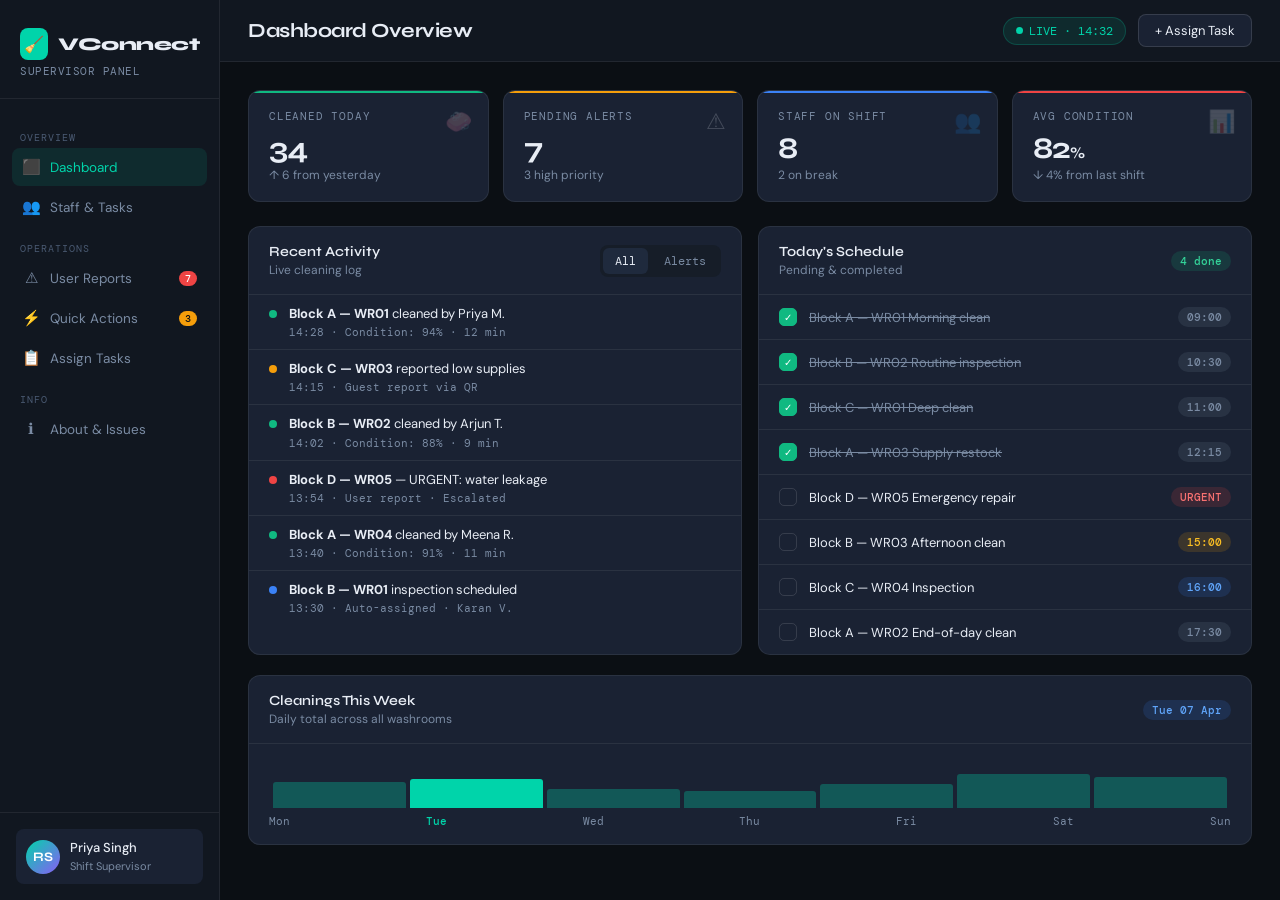
<file: supervisor-dashboard.html>
<!DOCTYPE html>
<html lang="en">
<head>
<meta charset="UTF-8">
<meta name="viewport" content="width=device-width, initial-scale=1.0">
<title>VConnect — Supervisor Dashboard</title>
<link href="https://fonts.googleapis.com/css2?family=DM+Mono:wght@400;500&family=Syne:wght@400;600;700;800&family=DM+Sans:ital,wght@0,300;0,400;0,500;1,300&display=swap" rel="stylesheet">
<style>
  :root {
    --bg: #0b0f14;
    --bg2: #111720;
    --bg3: #161d28;
    --card: #1a2233;
    --card2: #1f2a3d;
    --border: rgba(255,255,255,0.07);
    --border2: rgba(255,255,255,0.12);
    --text: #e8edf5;
    --muted: #7a8ba3;
    --muted2: #4a5a72;
    --accent: #00d4aa;
    --accent2: #00a882;
    --warn: #f59e0b;
    --danger: #ef4444;
    --info: #3b82f6;
    --green: #10b981;
    --purple: #8b5cf6;
    --font-display: 'Syne', sans-serif;
    --font-body: 'DM Sans', sans-serif;
    --font-mono: 'DM Mono', monospace;
    --radius: 12px;
    --radius-sm: 8px;
  }

  * { margin: 0; padding: 0; box-sizing: border-box; }

  body {
    background: var(--bg);
    color: var(--text);
    font-family: var(--font-body);
    font-size: 14px;
    min-height: 100vh;
    display: flex;
  }

  /* SIDEBAR */
  .sidebar {
    width: 220px;
    min-height: 100vh;
    background: var(--bg2);
    border-right: 1px solid var(--border);
    display: flex;
    flex-direction: column;
    position: sticky;
    top: 0;
    height: 100vh;
    overflow-y: auto;
    flex-shrink: 0;
  }

  .logo {
    padding: 28px 20px 20px;
    border-bottom: 1px solid var(--border);
  }

  .logo-mark {
    display: flex;
    align-items: center;
    gap: 10px;
    margin-bottom: 4px;
  }

  .logo-icon {
    width: 32px; height: 32px;
    background: var(--accent);
    border-radius: 8px;
    display: flex;
    align-items: center;
    justify-content: center;
    font-size: 16px;
  }

  .logo h1 {
    font-family: var(--font-display);
    font-weight: 800;
    font-size: 18px;
    letter-spacing: -0.5px;
    color: var(--text);
  }

  .logo p {
    font-size: 11px;
    color: var(--muted);
    letter-spacing: 0.5px;
    text-transform: uppercase;
    font-family: var(--font-mono);
  }

  .nav {
    padding: 16px 12px;
    flex: 1;
  }

  .nav-label {
    font-size: 10px;
    text-transform: uppercase;
    letter-spacing: 1px;
    color: var(--muted2);
    font-family: var(--font-mono);
    padding: 8px 8px 4px;
    margin-top: 8px;
  }

  .nav-item {
    display: flex;
    align-items: center;
    gap: 10px;
    padding: 9px 10px;
    border-radius: var(--radius-sm);
    cursor: pointer;
    color: var(--muted);
    font-size: 13.5px;
    font-weight: 400;
    transition: all 0.15s;
    text-decoration: none;
    margin-bottom: 2px;
    position: relative;
  }

  .nav-item:hover { background: var(--card); color: var(--text); }

  .nav-item.active {
    background: rgba(0,212,170,0.1);
    color: var(--accent);
  }

  .nav-item .icon { font-size: 15px; width: 18px; text-align: center; }

  .badge {
    margin-left: auto;
    background: var(--danger);
    color: white;
    font-size: 10px;
    font-family: var(--font-mono);
    padding: 1px 6px;
    border-radius: 20px;
    font-weight: 500;
  }

  .badge.warn { background: var(--warn); color: #0b0f14; }

  .sidebar-footer {
    padding: 16px;
    border-top: 1px solid var(--border);
  }

  .supervisor-card {
    display: flex;
    align-items: center;
    gap: 10px;
    padding: 10px;
    background: var(--card);
    border-radius: var(--radius-sm);
    cursor: pointer;
  }

  .avatar {
    width: 34px; height: 34px;
    border-radius: 50%;
    background: linear-gradient(135deg, var(--accent), var(--purple));
    display: flex;
    align-items: center;
    justify-content: center;
    font-family: var(--font-display);
    font-weight: 700;
    font-size: 13px;
    color: white;
    flex-shrink: 0;
  }

  .sup-info p { font-size: 13px; font-weight: 500; color: var(--text); }
  .sup-info span { font-size: 11px; color: var(--muted); }

  /* MAIN */
  .main {
    flex: 1;
    display: flex;
    flex-direction: column;
    min-width: 0;
    overflow: hidden;
  }

  .topbar {
    background: var(--bg2);
    border-bottom: 1px solid var(--border);
    padding: 14px 28px;
    display: flex;
    align-items: center;
    justify-content: space-between;
    position: sticky;
    top: 0;
    z-index: 10;
  }

  .page-title {
    font-family: var(--font-display);
    font-weight: 700;
    font-size: 20px;
    letter-spacing: -0.5px;
  }

  .topbar-right {
    display: flex;
    align-items: center;
    gap: 12px;
  }

  .live-badge {
    display: flex;
    align-items: center;
    gap: 6px;
    font-size: 12px;
    font-family: var(--font-mono);
    color: var(--accent);
    background: rgba(0,212,170,0.1);
    padding: 5px 12px;
    border-radius: 20px;
    border: 1px solid rgba(0,212,170,0.2);
  }

  .pulse {
    width: 7px; height: 7px;
    border-radius: 50%;
    background: var(--accent);
    animation: pulse 2s infinite;
  }

  @keyframes pulse {
    0%, 100% { opacity: 1; transform: scale(1); }
    50% { opacity: 0.5; transform: scale(0.85); }
  }

  .btn {
    padding: 7px 16px;
    border-radius: var(--radius-sm);
    border: 1px solid var(--border2);
    background: var(--card);
    color: var(--text);
    font-family: var(--font-body);
    font-size: 13px;
    cursor: pointer;
    transition: all 0.15s;
  }

  .btn:hover { background: var(--card2); border-color: var(--border2); }

  .btn.primary {
    background: var(--accent);
    border-color: var(--accent);
    color: #0b0f14;
    font-weight: 500;
  }

  .btn.primary:hover { background: var(--accent2); }

  /* CONTENT */
  .content {
    flex: 1;
    overflow-y: auto;
    padding: 28px;
  }

  /* TAB VIEWS */
  .tab-view { display: none; }
  .tab-view.active { display: block; }

  /* STAT CARDS */
  .stats-row {
    display: grid;
    grid-template-columns: repeat(4, 1fr);
    gap: 14px;
    margin-bottom: 24px;
  }

  .stat-card {
    background: var(--card);
    border: 1px solid var(--border);
    border-radius: var(--radius);
    padding: 18px 20px;
    position: relative;
    overflow: hidden;
    transition: border-color 0.2s;
  }

  .stat-card:hover { border-color: var(--border2); }

  .stat-card::before {
    content: '';
    position: absolute;
    top: 0; left: 0; right: 0;
    height: 2px;
  }

  .stat-card.green::before { background: var(--green); }
  .stat-card.warn::before { background: var(--warn); }
  .stat-card.danger::before { background: var(--danger); }
  .stat-card.info::before { background: var(--info); }

  .stat-label {
    font-size: 11px;
    text-transform: uppercase;
    letter-spacing: 0.8px;
    color: var(--muted);
    font-family: var(--font-mono);
    margin-bottom: 10px;
  }

  .stat-value {
    font-family: var(--font-display);
    font-size: 30px;
    font-weight: 700;
    letter-spacing: -1px;
    line-height: 1;
    margin-bottom: 4px;
  }

  .stat-sub {
    font-size: 12px;
    color: var(--muted);
  }

  .stat-icon {
    position: absolute;
    top: 16px; right: 16px;
    font-size: 22px;
    opacity: 0.2;
  }

  /* SECTION HEADERS */
  .section-header {
    display: flex;
    align-items: center;
    justify-content: space-between;
    margin-bottom: 14px;
  }

  .section-title {
    font-family: var(--font-display);
    font-weight: 700;
    font-size: 16px;
    letter-spacing: -0.3px;
  }

  .section-sub {
    font-size: 12px;
    color: var(--muted);
    margin-top: 2px;
  }

  /* GRID LAYOUT */
  .grid-2 {
    display: grid;
    grid-template-columns: 1fr 1fr;
    gap: 16px;
    margin-bottom: 20px;
  }

  .grid-3 {
    display: grid;
    grid-template-columns: 1fr 1fr 1fr;
    gap: 16px;
    margin-bottom: 20px;
  }

  /* STAFF TABLE */
  .card {
    background: var(--card);
    border: 1px solid var(--border);
    border-radius: var(--radius);
    overflow: hidden;
  }

  .card-header {
    padding: 16px 20px;
    border-bottom: 1px solid var(--border);
    display: flex;
    align-items: center;
    justify-content: space-between;
  }

  .card-title {
    font-family: var(--font-display);
    font-weight: 600;
    font-size: 14px;
  }

  table {
    width: 100%;
    border-collapse: collapse;
  }

  thead th {
    text-align: left;
    padding: 10px 20px;
    font-size: 11px;
    text-transform: uppercase;
    letter-spacing: 0.7px;
    color: var(--muted);
    font-family: var(--font-mono);
    border-bottom: 1px solid var(--border);
    white-space: nowrap;
  }

  tbody tr {
    border-bottom: 1px solid var(--border);
    transition: background 0.1s;
    cursor: pointer;
  }

  tbody tr:last-child { border-bottom: none; }
  tbody tr:hover { background: var(--card2); }

  tbody td {
    padding: 12px 20px;
    font-size: 13px;
    vertical-align: middle;
  }

  .staff-info {
    display: flex;
    align-items: center;
    gap: 10px;
  }

  .avatar-sm {
    width: 30px; height: 30px;
    border-radius: 50%;
    display: flex;
    align-items: center;
    justify-content: center;
    font-family: var(--font-display);
    font-weight: 700;
    font-size: 11px;
    color: white;
    flex-shrink: 0;
  }

  .staff-name { font-weight: 500; font-size: 13px; }
  .staff-role { font-size: 11px; color: var(--muted); }

  .pill {
    display: inline-flex;
    align-items: center;
    gap: 4px;
    padding: 3px 9px;
    border-radius: 20px;
    font-size: 11px;
    font-family: var(--font-mono);
    font-weight: 500;
    white-space: nowrap;
  }

  .pill.green { background: rgba(16,185,129,0.15); color: #34d399; }
  .pill.warn { background: rgba(245,158,11,0.15); color: #fbbf24; }
  .pill.danger { background: rgba(239,68,68,0.15); color: #f87171; }
  .pill.info { background: rgba(59,130,246,0.15); color: #60a5fa; }
  .pill.muted { background: rgba(122,139,163,0.15); color: var(--muted); }

  .condition-bar {
    display: flex;
    align-items: center;
    gap: 8px;
  }

  .bar-track {
    flex: 1;
    height: 4px;
    background: rgba(255,255,255,0.08);
    border-radius: 2px;
    overflow: hidden;
    min-width: 60px;
  }

  .bar-fill {
    height: 100%;
    border-radius: 2px;
    transition: width 0.6s ease;
  }

  .mono { font-family: var(--font-mono); }

  /* WORKLOAD RING */
  .workload-cell {
    display: flex;
    align-items: center;
    gap: 8px;
  }

  .ring-wrap {
    position: relative;
    width: 28px; height: 28px;
    flex-shrink: 0;
  }

  .ring-wrap svg { transform: rotate(-90deg); }

  .ring-label {
    position: absolute;
    inset: 0;
    display: flex;
    align-items: center;
    justify-content: center;
    font-size: 8px;
    font-family: var(--font-mono);
    font-weight: 500;
  }

  /* ALERTS / ISSUES */
  .issue-item {
    padding: 14px 20px;
    border-bottom: 1px solid var(--border);
    display: flex;
    align-items: flex-start;
    gap: 14px;
    cursor: pointer;
    transition: background 0.1s;
  }

  .issue-item:last-child { border-bottom: none; }
  .issue-item:hover { background: var(--card2); }

  .issue-dot {
    width: 8px; height: 8px;
    border-radius: 50%;
    margin-top: 4px;
    flex-shrink: 0;
  }

  .issue-dot.danger { background: var(--danger); box-shadow: 0 0 6px rgba(239,68,68,0.5); }
  .issue-dot.warn { background: var(--warn); box-shadow: 0 0 6px rgba(245,158,11,0.4); }
  .issue-dot.info { background: var(--info); }
  .issue-dot.green { background: var(--green); }

  .issue-title { font-size: 13px; font-weight: 500; margin-bottom: 2px; }
  .issue-meta { font-size: 11px; color: var(--muted); font-family: var(--font-mono); }

  .issue-actions {
    margin-left: auto;
    display: flex;
    gap: 6px;
    align-items: center;
  }

  .icon-btn {
    width: 28px; height: 28px;
    border-radius: 6px;
    border: 1px solid var(--border);
    background: transparent;
    color: var(--muted);
    font-size: 14px;
    display: flex;
    align-items: center;
    justify-content: center;
    cursor: pointer;
    transition: all 0.15s;
    line-height: 1;
  }

  .icon-btn:hover { background: var(--card2); color: var(--text); border-color: var(--border2); }

  /* TASKS */
  .task-item {
    padding: 12px 20px;
    border-bottom: 1px solid var(--border);
    display: flex;
    align-items: center;
    gap: 12px;
    cursor: pointer;
    transition: background 0.1s;
  }

  .task-item:last-child { border-bottom: none; }
  .task-item:hover { background: var(--card2); }

  .task-check {
    width: 18px; height: 18px;
    border-radius: 5px;
    border: 1.5px solid var(--border2);
    display: flex;
    align-items: center;
    justify-content: center;
    flex-shrink: 0;
    font-size: 10px;
    transition: all 0.15s;
  }

  .task-item.done .task-check {
    background: var(--green);
    border-color: var(--green);
    color: white;
  }

  .task-text {
    flex: 1;
    font-size: 13px;
  }

  .task-item.done .task-text { color: var(--muted); text-decoration: line-through; }

  /* QUICK RESPONSE */
  .qr-panel {
    background: var(--card);
    border: 1px solid var(--border);
    border-radius: var(--radius);
    padding: 20px;
    margin-bottom: 16px;
  }

  .qr-title {
    font-family: var(--font-display);
    font-weight: 600;
    font-size: 15px;
    margin-bottom: 14px;
    display: flex;
    align-items: center;
    gap: 8px;
  }

  .query-card {
    background: var(--bg3);
    border: 1px solid var(--border);
    border-radius: var(--radius-sm);
    padding: 14px 16px;
    margin-bottom: 10px;
    transition: border-color 0.15s;
  }

  .query-card:hover { border-color: var(--border2); }

  .query-top {
    display: flex;
    align-items: flex-start;
    justify-content: space-between;
    gap: 12px;
    margin-bottom: 8px;
  }

  .query-text { font-size: 13.5px; font-weight: 400; line-height: 1.5; flex: 1; }
  .query-loc { font-size: 11px; color: var(--muted); font-family: var(--font-mono); }
  .query-time { font-size: 11px; color: var(--muted); font-family: var(--font-mono); white-space: nowrap; }

  .query-actions {
    display: flex;
    gap: 8px;
    align-items: center;
  }

  .response-input {
    width: 100%;
    background: var(--card);
    border: 1px solid var(--border);
    border-radius: var(--radius-sm);
    padding: 9px 12px;
    color: var(--text);
    font-family: var(--font-body);
    font-size: 13px;
    resize: none;
    outline: none;
    transition: border-color 0.15s;
    height: 64px;
  }

  .response-input:focus { border-color: var(--accent); }
  .response-input::placeholder { color: var(--muted2); }

  /* ASSIGN MODAL */
  .modal-overlay {
    display: none;
    position: fixed;
    inset: 0;
    background: rgba(0,0,0,0.65);
    z-index: 100;
    align-items: center;
    justify-content: center;
    backdrop-filter: blur(2px);
  }

  .modal-overlay.open { display: flex; }

  .modal {
    background: var(--card);
    border: 1px solid var(--border2);
    border-radius: 16px;
    padding: 28px;
    width: 480px;
    max-width: 95vw;
  }

  .modal-title {
    font-family: var(--font-display);
    font-weight: 700;
    font-size: 18px;
    margin-bottom: 6px;
  }

  .modal-sub { font-size: 13px; color: var(--muted); margin-bottom: 20px; }

  .form-group { margin-bottom: 16px; }

  .form-label {
    display: block;
    font-size: 12px;
    text-transform: uppercase;
    letter-spacing: 0.6px;
    color: var(--muted);
    font-family: var(--font-mono);
    margin-bottom: 6px;
  }

  .form-select, .form-input {
    width: 100%;
    background: var(--bg3);
    border: 1px solid var(--border2);
    border-radius: var(--radius-sm);
    padding: 9px 12px;
    color: var(--text);
    font-family: var(--font-body);
    font-size: 13px;
    outline: none;
    transition: border-color 0.15s;
  }

  .form-select:focus, .form-input:focus { border-color: var(--accent); }

  .modal-actions {
    display: flex;
    gap: 10px;
    justify-content: flex-end;
    margin-top: 20px;
  }

  /* ABOUT / ISSUES TAB */
  .issue-thread {
    background: var(--card);
    border: 1px solid var(--border);
    border-radius: var(--radius);
    margin-bottom: 14px;
    overflow: hidden;
  }

  .thread-header {
    padding: 14px 18px;
    border-bottom: 1px solid var(--border);
    display: flex;
    align-items: center;
    gap: 12px;
    cursor: pointer;
    transition: background 0.1s;
  }

  .thread-header:hover { background: var(--card2); }

  .thread-title { font-weight: 500; font-size: 14px; flex: 1; }
  .thread-meta { font-size: 11px; color: var(--muted); font-family: var(--font-mono); }

  .thread-body {
    padding: 16px 18px;
    border-bottom: 1px solid var(--border);
    background: var(--bg3);
  }

  .thread-body p { font-size: 13px; line-height: 1.6; color: var(--muted); }

  .message-bubble {
    padding: 12px 18px;
    display: flex;
    gap: 12px;
    align-items: flex-start;
  }

  .bubble-text {
    background: var(--card2);
    border-radius: 10px;
    padding: 10px 14px;
    font-size: 13px;
    line-height: 1.5;
    flex: 1;
  }

  .bubble-text.from-user {
    background: rgba(0,212,170,0.1);
    border: 1px solid rgba(0,212,170,0.15);
  }

  .bubble-meta {
    font-size: 11px;
    color: var(--muted);
    font-family: var(--font-mono);
    margin-top: 4px;
  }

  /* CHART SIMPLE */
  .mini-chart {
    display: flex;
    align-items: flex-end;
    gap: 4px;
    height: 48px;
    padding: 0 4px;
  }

  .bar {
    flex: 1;
    border-radius: 3px 3px 0 0;
    background: rgba(0,212,170,0.3);
    transition: background 0.15s;
    min-width: 8px;
    cursor: pointer;
  }

  .bar:hover { background: var(--accent); }
  .bar.today { background: var(--accent); }

  /* ACTIVITY TIMELINE */
  .timeline-item {
    display: flex;
    gap: 12px;
    padding: 10px 20px;
    border-bottom: 1px solid var(--border);
    align-items: flex-start;
  }

  .timeline-item:last-child { border-bottom: none; }

  .timeline-dot {
    width: 8px; height: 8px;
    border-radius: 50%;
    margin-top: 5px;
    flex-shrink: 0;
  }

  .timeline-content { flex: 1; }
  .timeline-text { font-size: 13px; line-height: 1.4; }
  .timeline-time { font-size: 11px; color: var(--muted); font-family: var(--font-mono); margin-top: 2px; }

  /* RESPONSIVE SCROLL */
  .table-wrap { overflow-x: auto; }

  /* NOTIFICATIONS */
  .notif-counter {
    width: 18px; height: 18px;
    background: var(--danger);
    border-radius: 50%;
    display: flex;
    align-items: center;
    justify-content: center;
    font-size: 10px;
    font-weight: 700;
    font-family: var(--font-mono);
    margin-left: auto;
  }

  /* FILTER TABS */
  .filter-tabs {
    display: flex;
    gap: 4px;
    background: var(--bg3);
    border-radius: var(--radius-sm);
    padding: 3px;
  }

  .filter-tab {
    padding: 5px 12px;
    border-radius: 6px;
    font-size: 12px;
    font-family: var(--font-mono);
    cursor: pointer;
    color: var(--muted);
    transition: all 0.15s;
    border: none;
    background: none;
  }

  .filter-tab.active {
    background: var(--card2);
    color: var(--text);
  }

  /* ASSIGN WORKLOAD SECTION */
  .workload-grid {
    display: grid;
    grid-template-columns: repeat(3, 1fr);
    gap: 10px;
  }

  .staff-workload-card {
    background: var(--bg3);
    border: 1px solid var(--border);
    border-radius: var(--radius-sm);
    padding: 14px;
    cursor: pointer;
    transition: all 0.15s;
  }

  .staff-workload-card:hover { border-color: var(--border2); background: var(--card2); }
  .staff-workload-card.selected { border-color: var(--accent); background: rgba(0,212,170,0.05); }

  .swc-top { display: flex; align-items: center; gap: 8px; margin-bottom: 10px; }
  .swc-name { font-size: 13px; font-weight: 500; }
  .swc-tasks { font-size: 11px; color: var(--muted); font-family: var(--font-mono); }

  .swc-bar-track {
    height: 5px;
    background: rgba(255,255,255,0.07);
    border-radius: 3px;
    overflow: hidden;
  }

  .swc-bar-fill {
    height: 100%;
    border-radius: 3px;
    transition: width 0.5s ease;
  }

  .scrollable { max-height: 360px; overflow-y: auto; }

  .scrollable::-webkit-scrollbar { width: 4px; }
  .scrollable::-webkit-scrollbar-track { background: transparent; }
  .scrollable::-webkit-scrollbar-thumb { background: var(--border2); border-radius: 2px; }
</style>
</head>
<body>

<!-- SIDEBAR -->
<aside class="sidebar">
  <div class="logo">
    <div class="logo-mark">
      <div class="logo-icon">🧹</div>
      <h1>VConnect</h1>
    </div>
    <p>Supervisor Panel</p>
  </div>

  <nav class="nav">
    <div class="nav-label">Overview</div>
    <div class="nav-item active" onclick="switchTab('dashboard', this)">
      <span class="icon">⬛</span> Dashboard
    </div>
    <div class="nav-item" onclick="switchTab('staff', this)">
      <span class="icon">👥</span> Staff & Tasks
    </div>

    <div class="nav-label">Operations</div>
    <div class="nav-item" onclick="switchTab('issues', this)">
      <span class="icon">⚠</span> User Reports
      <span class="badge" id="issue-badge">7</span>
    </div>
    <div class="nav-item" onclick="switchTab('quick', this)">
      <span class="icon">⚡</span> Quick Actions
      <div id="reportContainer"></div>
      <span class="badge warn">3</span>
    </div>
    <div class="nav-item" onclick="switchTab('assign', this)">
      <span class="icon">📋</span> Assign Tasks
    </div>

    <div class="nav-label">Info</div>
    <div class="nav-item" onclick="switchTab('about', this)">
      <span class="icon">ℹ</span> About & Issues
    </div>
  </nav>

  <div class="sidebar-footer">
    <div class="supervisor-card">
      <div class="avatar">RS</div>
      <div class="sup-info">
        <p>Priya Singh</p>
        <span>Shift Supervisor</span>
      </div>
    </div>
  </div>
</aside>

<!-- MAIN AREA -->
<div class="main">
  <div class="topbar">
    <div class="page-title" id="page-title">Dashboard Overview</div>
    <div class="topbar-right">
      <div class="live-badge">
        <div class="pulse"></div>
        LIVE · 14:32
      </div>
      <button class="btn" onclick="openAssignModal()">+ Assign Task</button>
    </div>
  </div>

  <div class="content">

    <!-- ===== DASHBOARD TAB ===== -->
    <div class="tab-view active" id="tab-dashboard">
      <div class="stats-row">
        <div class="stat-card green">
          <div class="stat-label">Cleaned Today</div>
          <div class="stat-value">34</div>
          <div class="stat-sub">↑ 6 from yesterday</div>
          <div class="stat-icon">🧼</div>
        </div>
        <div class="stat-card warn">
          <div class="stat-label">Pending Alerts</div>
          <div class="stat-value">7</div>
          <div class="stat-sub">3 high priority</div>
          <div class="stat-icon">⚠</div>
        </div>
        <div class="stat-card info">
          <div class="stat-label">Staff on Shift</div>
          <div class="stat-value">8</div>
          <div class="stat-sub">2 on break</div>
          <div class="stat-icon">👥</div>
        </div>
        <div class="stat-card danger">
          <div class="stat-label">Avg Condition</div>
          <div class="stat-value">82<span style="font-size:16px">%</span></div>
          <div class="stat-sub">↓ 4% from last shift</div>
          <div class="stat-icon">📊</div>
        </div>
      </div>

      <div class="grid-2">
        <!-- Recent Activity -->
        <div class="card">
          <div class="card-header">
            <div>
              <div class="card-title">Recent Activity</div>
              <div class="section-sub">Live cleaning log</div>
            </div>
            <div class="filter-tabs">
              <button class="filter-tab active">All</button>
              <button class="filter-tab">Alerts</button>
            </div>
          </div>
          <div class="scrollable" id="activity-list">
            <div class="timeline-item">
              <div class="timeline-dot" style="background:var(--green)"></div>
              <div class="timeline-content">
                <div class="timeline-text"><strong>Block A — WR01</strong> cleaned by Priya M.</div>
                <div class="timeline-time">14:28 · Condition: 94% · 12 min</div>
              </div>
            </div>
            <div class="timeline-item">
              <div class="timeline-dot" style="background:var(--warn)"></div>
              <div class="timeline-content">
                <div class="timeline-text"><strong>Block C — WR03</strong> reported low supplies</div>
                <div class="timeline-time">14:15 · Guest report via QR</div>
              </div>
            </div>
            <div class="timeline-item">
              <div class="timeline-dot" style="background:var(--green)"></div>
              <div class="timeline-content">
                <div class="timeline-text"><strong>Block B — WR02</strong> cleaned by Arjun T.</div>
                <div class="timeline-time">14:02 · Condition: 88% · 9 min</div>
              </div>
            </div>
            <div class="timeline-item">
              <div class="timeline-dot" style="background:var(--danger)"></div>
              <div class="timeline-content">
                <div class="timeline-text"><strong>Block D — WR05</strong> — URGENT: water leakage</div>
                <div class="timeline-time">13:54 · User report · Escalated</div>
              </div>
            </div>
            <div class="timeline-item">
              <div class="timeline-dot" style="background:var(--green)"></div>
              <div class="timeline-content">
                <div class="timeline-text"><strong>Block A — WR04</strong> cleaned by Meena R.</div>
                <div class="timeline-time">13:40 · Condition: 91% · 11 min</div>
              </div>
            </div>
            <div class="timeline-item">
              <div class="timeline-dot" style="background:var(--info)"></div>
              <div class="timeline-content">
                <div class="timeline-text"><strong>Block B — WR01</strong> inspection scheduled</div>
                <div class="timeline-time">13:30 · Auto-assigned · Karan V.</div>
              </div>
            </div>
          </div>
        </div>

        <!-- Today's Schedule -->
        <div class="card">
          <div class="card-header">
            <div>
              <div class="card-title">Today's Schedule</div>
              <div class="section-sub">Pending &amp; completed</div>
            </div>
            <span class="pill green">4 done</span>
          </div>
          <div class="scrollable">
            <div class="task-item done" onclick="toggleTask(this)">
              <div class="task-check">✓</div>
              <div class="task-text">Block A — WR01 Morning clean</div>
              <span class="pill muted">09:00</span>
            </div>
            <div class="task-item done" onclick="toggleTask(this)">
              <div class="task-check">✓</div>
              <div class="task-text">Block B — WR02 Routine inspection</div>
              <span class="pill muted">10:30</span>
            </div>
            <div class="task-item done" onclick="toggleTask(this)">
              <div class="task-check">✓</div>
              <div class="task-text">Block C — WR01 Deep clean</div>
              <span class="pill muted">11:00</span>
            </div>
            <div class="task-item done" onclick="toggleTask(this)">
              <div class="task-check">✓</div>
              <div class="task-text">Block A — WR03 Supply restock</div>
              <span class="pill muted">12:15</span>
            </div>
            <div class="task-item" onclick="toggleTask(this)">
              <div class="task-check"></div>
              <div class="task-text">Block D — WR05 Emergency repair</div>
              <span class="pill danger">URGENT</span>
            </div>
            <div class="task-item" onclick="toggleTask(this)">
              <div class="task-check"></div>
              <div class="task-text">Block B — WR03 Afternoon clean</div>
              <span class="pill warn">15:00</span>
            </div>
            <div class="task-item" onclick="toggleTask(this)">
              <div class="task-check"></div>
              <div class="task-text">Block C — WR04 Inspection</div>
              <span class="pill info">16:00</span>
            </div>
            <div class="task-item" onclick="toggleTask(this)">
              <div class="task-check"></div>
              <div class="task-text">Block A — WR02 End-of-day clean</div>
              <span class="pill muted">17:30</span>
            </div>
          </div>
        </div>
      </div>

      <!-- Cleaning frequency mini chart -->
      <div class="card" style="margin-bottom:20px">
        <div class="card-header">
          <div>
            <div class="card-title">Cleanings This Week</div>
            <div class="section-sub">Daily total across all washrooms</div>
          </div>
          <span class="pill info">Tue 07 Apr</span>
        </div>
        <div style="padding:16px 20px">
          <div class="mini-chart">
            <div class="bar" style="height:55%" title="Mon: 31"></div>
            <div class="bar today" style="height:60%" title="Tue: 34 (today)"></div>
            <div class="bar" style="height:40%" title="Wed"></div>
            <div class="bar" style="height:35%" title="Thu"></div>
            <div class="bar" style="height:50%" title="Fri"></div>
            <div class="bar" style="height:70%" title="Sat"></div>
            <div class="bar" style="height:65%" title="Sun"></div>
          </div>
          <div style="display:flex;justify-content:space-between;margin-top:6px">
            <span style="font-size:11px;color:var(--muted);font-family:var(--font-mono)">Mon</span>
            <span style="font-size:11px;color:var(--accent);font-family:var(--font-mono);font-weight:500">Tue</span>
            <span style="font-size:11px;color:var(--muted);font-family:var(--font-mono)">Wed</span>
            <span style="font-size:11px;color:var(--muted);font-family:var(--font-mono)">Thu</span>
            <span style="font-size:11px;color:var(--muted);font-family:var(--font-mono)">Fri</span>
            <span style="font-size:11px;color:var(--muted);font-family:var(--font-mono)">Sat</span>
            <span style="font-size:11px;color:var(--muted);font-family:var(--font-mono)">Sun</span>
          </div>
        </div>
      </div>
    </div>

    <!-- ===== STAFF TAB ===== -->
    <div class="tab-view" id="tab-staff">
      <div class="section-header">
        <div>
          <div class="section-title">Staff & Task Management</div>
          <div class="section-sub">All 8 staff members · Smart workload balancing active</div>
        </div>
        <button class="btn primary" onclick="autoBalance()">⚖ Auto Balance</button>
      </div>

      <div class="card" style="margin-bottom:20px">
        <div class="card-header">
          <div class="card-title">Staff Overview</div>
          <span class="pill green">8 active</span>
        </div>
        <div class="table-wrap">
          <table>
            <thead>
              <tr>
                <th>Staff Member</th>
                <th>Cleanings Today</th>
                <th>Last Cleaned</th>
                <th>Avg Condition</th>
                <th>Workload</th>
                <th>Status</th>
                <th>Action</th>
              </tr>
            </thead>
            <tbody id="staff-tbody">
              <!-- Rendered by JS -->
            </tbody>
          </table>
        </div>
      </div>

      <div class="card">
        <div class="card-header">
          <div class="card-title">Assigned Tasks</div>
          <div class="filter-tabs">
            <button class="filter-tab active" onclick="filterTasks('all', this)">All</button>
            <button class="filter-tab" onclick="filterTasks('pending', this)">Pending</button>
            <button class="filter-tab" onclick="filterTasks('done', this)">Done</button>
          </div>
        </div>
        <div class="scrollable" id="tasks-list">
          <!-- Rendered by JS -->
        </div>
      </div>
    </div>

    <!-- ===== ISSUES TAB ===== -->
    <div class="tab-view" id="tab-issues">
      <div class="section-header">
        <div>
          <div class="section-title">User & Guest Reports</div>
          <div class="section-sub">Queries submitted via QR scan · Real-time feed</div>
        </div>
        <div class="filter-tabs">
          <button class="filter-tab active" onclick="filterIssues('all', this)">All</button>
          <button class="filter-tab" onclick="filterIssues('urgent', this)">Urgent</button>
          <button class="filter-tab" onclick="filterIssues('open', this)">Open</button>
          <button class="filter-tab" onclick="filterIssues('resolved', this)">Resolved</button>
        </div>
      </div>

      <div class="card" id="issues-card">
        <div id="issues-container">
          <!-- Rendered by JS -->
        </div>
      </div>
    </div>

    <!-- ===== QUICK ACTIONS TAB ===== -->
    <div class="tab-view" id="tab-quick">
      <div class="section-header">
        <div>
          <div class="section-title">Quick Actions & Responses</div>
          <div class="section-sub">Respond to live user queries instantly</div>
        </div>
        <span class="pill warn">3 awaiting response</span>
      </div>

      <div id="quick-queries">
    <!-- Rendered by JS -->
      </div>
    </div>

    <!-- ===== ASSIGN TASKS TAB ===== -->
    <div class="tab-view" id="tab-assign">
      <div class="section-header">
        <div>
          <div class="section-title">Smart Task Assignment</div>
          <div class="section-sub">Distribute work equally based on current load</div>
        </div>
        <button class="btn primary" onclick="autoBalance()">⚖ Auto-Balance All</button>
      </div>

      <div class="grid-2" style="margin-bottom:20px">
        <div class="card">
          <div class="card-header">
            <div class="card-title">Current Workload</div>
          </div>
          <div style="padding:16px">
            <div class="workload-grid" id="workload-grid">
              <!-- Rendered by JS -->
            </div>
          </div>
        </div>

        <div class="card">
          <div class="card-header">
            <div class="card-title">New Assignment</div>
          </div>
          <div style="padding:20px">
            <div class="form-group">
              <label class="form-label">Washroom</label>
              <select class="form-select" id="assign-room">
                <option>Block A — WR01 (Ladies)</option>
                <option>Block A — WR02 (Gents)</option>
                <option>Block B — WR01 (Ladies)</option>
                <option>Block B — WR02 (Gents)</option>
                <option>Block C — WR03 (Common)</option>
                <option>Block D — WR05 (Ladies)</option>
              </select>
            </div>
            <div class="form-group">
              <label class="form-label">Task Type</label>
              <select class="form-select" id="assign-type">
                <option>Routine Clean</option>
                <option>Deep Clean</option>
                <option>Supply Restock</option>
                <option>Inspection</option>
                <option>Emergency Repair</option>
              </select>
            </div>
            <div class="form-group">
              <label class="form-label">Assign To (auto-suggested: lowest load)</label>
              <select class="form-select" id="assign-staff-select">
                <!-- Rendered by JS -->
              </select>
            </div>
            <div class="form-group">
              <label class="form-label">Priority</label>
              <select class="form-select" id="assign-priority">
                <option>Normal</option>
                <option>High</option>
                <option>Urgent</option>
              </select>
            </div>
            <button class="btn primary" style="width:100%" onclick="createAssignment()">Assign Task</button>
          </div>
        </div>
      </div>
    </div>

    <!-- ===== ABOUT TAB ===== -->
    <div class="tab-view" id="tab-about">
      <div class="section-header">
        <div>
          <div class="section-title">About VConnect & Issue Tracker</div>
          <div class="section-sub">System info, persistent issues, and resolution history</div>
        </div>
      </div>

      <div class="grid-2" style="margin-bottom:20px">
        <div class="card">
          <div class="card-header"><div class="card-title">About Vconnect</div></div>
          <div style="padding:20px">
            <p style="font-size:13.5px;line-height:1.7;color:var(--muted);margin-bottom:14px">
              VConnect is a smart washroom monitoring and alert system. QR codes placed in each washroom link users and guests to a live report page where they can flag issues, rate cleanliness, and request immediate attention.
            </p>
            <p style="font-size:13.5px;line-height:1.7;color:var(--muted);margin-bottom:14px">
              Reports flow directly to this supervisor dashboard, where tasks are auto-assigned to the staff member with the lowest current workload. Supervisors can override, reassign, or respond to queries in real time.
            </p>
            <div style="display:flex;flex-wrap:wrap;gap:8px;margin-top:16px">
              <span class="pill info">v2.4.1</span>
              <span class="pill green">System Online</span>
              <span class="pill muted">12 Washrooms</span>
              <span class="pill muted">8 QR Codes Active</span>
            </div>
          </div>
        </div>

        <div class="card">
          <div class="card-header"><div class="card-title">Persistent Issues</div></div>
          <div style="padding:16px">
            <div class="issue-item" style="padding:10px 4px">
              <div class="issue-dot danger"></div>
              <div>
                <div class="issue-title">Block D — WR05: Recurring water leakage</div>
                <div class="issue-meta">Reported 4× in 30 days · Maintenance escalated</div>
              </div>
            </div>
            <div class="issue-item" style="padding:10px 4px">
              <div class="issue-dot warn"></div>
              <div>
                <div class="issue-title">Block C — WR03: Soap dispenser broken</div>
                <div class="issue-meta">Reported 2× this week · Replacement ordered</div>
              </div>
            </div>
            <div class="issue-item" style="padding:10px 4px">
              <div class="issue-dot warn"></div>
              <div>
                <div class="issue-title">Block B — WR01: Poor ventilation</div>
                <div class="issue-meta">Ongoing · Facilities team notified</div>
              </div>
            </div>
            <div class="issue-item" style="padding:10px 4px;border-bottom:none">
              <div class="issue-dot green"></div>
              <div>
                <div class="issue-title">Block A — WR02: Broken lock</div>
                <div class="issue-meta">Resolved 05 Apr · Lock replaced</div>
              </div>
            </div>
          </div>
        </div>
      </div>

      <!-- Issue threads -->
      <div class="section-header">
        <div class="section-title" style="font-size:15px">Issue Threads</div>
      </div>

      <div class="issue-thread">
        <div class="thread-header" onclick="toggleThread(this)">
          <span class="issue-dot danger"></span>
          <span class="thread-title">Block D WR05 — Water leakage near hand basin</span>
          <span class="pill danger">Open</span>
          <span class="thread-meta" style="margin-left:12px">3 messages</span>
        </div>
        <div class="thread-body">
          <p>Guest reported standing water near the hand basin. Maintenance was notified on 06 Apr but issue persists. Plumber visit scheduled for 08 Apr.</p>
        </div>
        <div class="message-bubble">
          <div class="avatar-sm" style="background: linear-gradient(135deg,#ef4444,#b91c1c);flex-shrink:0">GS</div>
          <div>
            <div class="bubble-text">There's water all over the floor near the sink. It's been there since morning.</div>
            <div class="bubble-meta">Guest · 07 Apr 13:54 · Block D WR05</div>
          </div>
        </div>
        <div class="message-bubble">
          <div class="avatar-sm" style="background: linear-gradient(135deg,var(--accent),#0d9488);flex-shrink:0">RS</div>
          <div>
            <div class="bubble-text from-user">Thank you for reporting. We've dispatched Karan to assess immediately. A plumber is scheduled for tomorrow morning.</div>
            <div class="bubble-meta">Priya (Supervisor) · 07 Apr 14:02</div>
          </div>
        </div>
        <div style="padding:12px 18px;border-top:1px solid var(--border)">
          <div style="display:flex;gap:8px">
            <textarea class="response-input" placeholder="Reply to this thread..." style="height:48px"></textarea>
            <button class="btn primary" style="white-space:nowrap">Send</button>
          </div>
        </div>
      </div>

      <div class="issue-thread">
        <div class="thread-header" onclick="toggleThread(this)">
          <span class="issue-dot warn"></span>
          <span class="thread-title">Block C WR03 — Soap dispenser not working</span>
          <span class="pill warn">In Progress</span>
          <span class="thread-meta" style="margin-left:12px">2 messages</span>
        </div>
        <div class="thread-body" style="display:none">
          <p>Multiple users reported the soap dispenser is empty/broken. Replacement unit ordered from supplier. ETA: 2 days.</p>
        </div>
      </div>

      <div class="issue-thread">
        <div class="thread-header" onclick="toggleThread(this)">
          <span class="issue-dot green"></span>
          <span class="thread-title">Block A WR02 — Broken cubicle lock</span>
          <span class="pill green">Resolved</span>
          <span class="thread-meta" style="margin-left:12px">4 messages</span>
        </div>
      </div>
    </div>

  </div><!-- /content -->
</div>

<!-- ASSIGN MODAL -->
<div class="modal-overlay" id="assign-modal">
  <div class="modal">
    <div class="modal-title">Assign New Task</div>
    <div class="modal-sub">Select washroom, task type, and staff member</div>
    <div class="form-group">
      <label class="form-label">Washroom Location</label>
      <select class="form-select">
        <option>Block A — WR01 (Ladies)</option>
        <option>Block A — WR02 (Gents)</option>
        <option>Block B — WR01 (Ladies)</option>
        <option>Block D — WR05 (Ladies) — URGENT</option>
      </select>
    </div>
    <div class="form-group">
      <label class="form-label">Task Type</label>
      <select class="form-select">
        <option>Routine Clean</option>
        <option>Deep Clean</option>
        <option>Supply Restock</option>
        <option>Emergency Repair</option>
      </select>
    </div>
    <div class="form-group">
      <label class="form-label">Staff Member (auto: lowest load)</label>
      <select class="form-select" id="modal-staff-select"></select>
    </div>
    <div class="form-group">
      <label class="form-label">Notes</label>
      <input type="text" class="form-input" placeholder="Any special instructions...">
    </div>
    <div class="modal-actions">
      <button class="btn" onclick="closeModal()">Cancel</button>
      <button class="btn primary" onclick="closeModal(); showToast('Task assigned successfully!')">Assign Task</button>
    </div>
  </div>
</div>

<!-- TOAST -->
<div id="toast" style="position:fixed;bottom:28px;right:28px;background:var(--card2);border:1px solid var(--border2);border-radius:10px;padding:12px 18px;font-size:13px;color:var(--text);transform:translateY(80px);opacity:0;transition:all 0.3s;z-index:200;display:flex;align-items:center;gap:10px">
  <span style="color:var(--accent)">✓</span>
  <span id="toast-msg"></span>
</div>

<script>
// ===== DATA =====
const staff = [
  { id:1, name:'Priya Mehta',   initials:'PM', color:'#3b82f6', role:'Senior Cleaner', cleanings:6, lastCleaned:'14:28', condition:94, workload:75, status:'active', tasks:3 },
  { id:2, name:'Arjun Tiwari',  initials:'AT', color:'#8b5cf6', role:'Cleaner',        cleanings:5, lastCleaned:'14:02', condition:88, workload:62, status:'active', tasks:2 },
  { id:3, name:'Meena Rao',     initials:'MR', color:'#10b981', role:'Senior Cleaner', cleanings:4, lastCleaned:'13:40', condition:91, workload:50, status:'break',  tasks:2 },
  { id:4, name:'Karan Verma',   initials:'KV', color:'#f59e0b', role:'Cleaner',        cleanings:5, lastCleaned:'13:10', condition:86, workload:62, status:'active', tasks:3 },
  { id:5, name:'Sunita Bose',   initials:'SB', color:'#ef4444', role:'Cleaner',        cleanings:3, lastCleaned:'12:45', condition:89, workload:37, status:'active', tasks:1 },
  { id:6, name:'Deepak Nair',   initials:'DN', color:'#06b6d4', role:'Senior Cleaner', cleanings:6, lastCleaned:'14:10', condition:92, workload:75, status:'active', tasks:3 },
  { id:7, name:'Lakshmi Iyer',  initials:'LI', color:'#a855f7', role:'Cleaner',        cleanings:2, lastCleaned:'11:30', condition:85, workload:25, status:'break',  tasks:1 },
  { id:8, name:'Ravi Kumar',    initials:'RK', color:'#f97316', role:'Cleaner',        cleanings:3, lastCleaned:'13:00', condition:87, workload:37, status:'active', tasks:2 },
];

const allTasks = [
  { staff:'Priya Mehta',   location:'Block A — WR01', type:'Routine Clean',    time:'15:00', status:'pending', priority:'normal' },
  { staff:'Priya Mehta',   location:'Block A — WR03', type:'Supply Restock',   time:'16:00', status:'pending', priority:'normal' },
  { staff:'Priya Mehta',   location:'Block A — WR01', type:'Morning Clean',    time:'09:00', status:'done',    priority:'normal' },
  { staff:'Arjun Tiwari',  location:'Block B — WR02', type:'Routine Clean',    time:'15:30', status:'pending', priority:'normal' },
  { staff:'Arjun Tiwari',  location:'Block B — WR02', type:'Routine Clean',    time:'10:00', status:'done',    priority:'normal' },
  { staff:'Karan Verma',   location:'Block D — WR05', type:'Emergency Repair', time:'NOW',   status:'pending', priority:'urgent' },
  { staff:'Karan Verma',   location:'Block B — WR01', type:'Inspection',       time:'16:00', status:'pending', priority:'normal' },
  { staff:'Sunita Bose',   location:'Block C — WR04', type:'Deep Clean',       time:'14:00', status:'pending', priority:'high'   },
  { staff:'Deepak Nair',   location:'Block B — WR03', type:'Afternoon Clean',  time:'15:00', status:'pending', priority:'normal' },
  { staff:'Meena Rao',     location:'Block A — WR04', type:'Routine Clean',    time:'11:00', status:'done',    priority:'normal' },
  { staff:'Ravi Kumar',    location:'Block C — WR03', type:'Supply Restock',   time:'15:00', status:'pending', priority:'high'   },
  { staff:'Lakshmi Iyer',  location:'Block B — WR04', type:'Routine Clean',    time:'16:30', status:'pending', priority:'normal' },
];

const issues = [
  { id:1, title:'Water leakage near basin', loc:'Block D — WR05', source:'Guest', time:'13:54', severity:'danger', status:'open',     assigned:'Karan Verma',  desc:'Standing water on floor near hand basin.' },
  { id:2, title:'Out of toilet paper',      loc:'Block C — WR03', source:'User',  time:'14:05', severity:'warn',   status:'open',     assigned:'Ravi Kumar',   desc:'All cubicles empty, supply needed urgently.' },
  { id:3, title:'Soap dispenser broken',    loc:'Block C — WR03', source:'Guest', time:'13:30', severity:'warn',   status:'progress', assigned:'Deepak Nair',  desc:'Wall-mounted dispenser not dispensing.' },
  { id:4, title:'Foul smell reported',      loc:'Block B — WR01', source:'Guest', time:'12:50', severity:'warn',   status:'open',     assigned:'Arjun Tiwari', desc:'Persistent bad odour, poor ventilation.' },
  { id:5, title:'Light not working',        loc:'Block A — WR02', source:'User',  time:'12:10', severity:'info',   status:'progress', assigned:'Meena Rao',    desc:'Main light flickering and off.' },
  { id:6, title:'Mirror is dirty',          loc:'Block B — WR02', source:'Guest', time:'11:45', severity:'info',   status:'open',     assigned:'Sunita Bose',  desc:'Large mirror completely smudged.' },
  { id:7, title:'Floor wet — slipping hazard',loc:'Block A — WR01',source:'User', time:'11:20', severity:'danger', status:'resolved', assigned:'Priya Mehta',  desc:'Water from overflowing mop bucket. Resolved.' },
];

function getCombinedReports() {
  const real = JSON.parse(localStorage.getItem("reports")) || [];

  const formattedReal = real.map(r => ({
    id: r.id,
    msg: r.issue,
    loc: r.washroom,
    time: r.time,
    type: r.user || "Guest",
    severity: "warn"
  }));

  return [...formattedReal, ...reports];
}

// ===== RENDER STAFF TABLE =====
function renderStaffTable() {
  const tbody = document.getElementById('staff-tbody');
  tbody.innerHTML = staff.map(s => {
    const condColor = s.condition >= 90 ? 'var(--green)' : s.condition >= 80 ? 'var(--warn)' : 'var(--danger)';
    const wlColor   = s.workload >= 70  ? 'var(--danger)' : s.workload >= 50 ? 'var(--warn)' : 'var(--green)';
    const statusPill = s.status === 'active' ? 'green' : 'muted';
    const progress = `${s.workload}%`;
    return `
      <tr>
        <td>
          <div class="staff-info">
            <div class="avatar-sm" style="background:${s.color}">${s.initials}</div>
            <div>
              <div class="staff-name">${s.name}</div>
              <div class="staff-role">${s.role}</div>
            </div>
          </div>
        </td>
        <td><span class="mono" style="font-size:15px;font-weight:600">${s.cleanings}</span></td>
        <td><span class="mono" style="color:var(--muted)">${s.lastCleaned}</span></td>
        <td>
          <div class="condition-bar">
            <div class="bar-track"><div class="bar-fill" style="width:${s.condition}%;background:${condColor}"></div></div>
            <span class="mono" style="font-size:12px;color:${condColor};min-width:32px">${s.condition}%</span>
          </div>
        </td>
        <td>
          <div class="workload-cell">
            <div class="ring-wrap">
              <svg width="28" height="28" viewBox="0 0 28 28">
                <circle cx="14" cy="14" r="11" fill="none" stroke="rgba(255,255,255,0.08)" stroke-width="3"/>
                <circle cx="14" cy="14" r="11" fill="none" stroke="${wlColor}" stroke-width="3"
                  stroke-dasharray="${(s.workload/100)*69.1} 69.1" stroke-linecap="round"/>
              </svg>
              <div class="ring-label" style="color:${wlColor}">${s.workload}</div>
            </div>
            <span class="mono" style="font-size:11px;color:var(--muted)">${s.tasks} tasks</span>
          </div>
        </td>
        <td><span class="pill ${statusPill}">${s.status}</span></td>
        <td>
          <div style="display:flex;gap:6px">
            <button class="icon-btn" title="Assign task" onclick="openAssignModal()">+</button>
            <button class="icon-btn" title="View profile" onclick="showToast('Opening ${s.name} profile…')">→</button>
          </div>
        </td>
      </tr>`;
  }).join('');
}

// ===== RENDER TASKS =====
function renderTasks(filter = 'all') {
  const list = document.getElementById('tasks-list');
  const filtered = filter === 'all' ? allTasks : allTasks.filter(t => t.status === filter);
  list.innerHTML = filtered.map(t => {
    const done = t.status === 'done';
    const pClass = t.priority === 'urgent' ? 'danger' : t.priority === 'high' ? 'warn' : 'muted';
    return `
      <div class="task-item ${done ? 'done' : ''}" onclick="toggleTask(this)">
        <div class="task-check">${done ? '✓' : ''}</div>
        <div style="flex:1">
          <div class="task-text" style="text-decoration:${done?'line-through':'none'};color:${done?'var(--muted)':'var(--text)'}">
            ${t.location} — ${t.type}
          </div>
          <div style="font-size:11px;color:var(--muted);font-family:var(--font-mono);margin-top:2px">${t.staff}</div>
        </div>
        <span class="pill ${pClass}">${t.priority === 'urgent' ? 'URGENT' : t.time}</span>
      </div>`;
  }).join('');
}

// ===== RENDER ISSUES =====
function renderIssues(filter = 'all') {
  const cont = document.getElementById('issues-container');
  const filtered = filter === 'all' ? issues :
    filter === 'urgent' ? issues.filter(i => i.severity === 'danger') :
    filter === 'open'   ? issues.filter(i => i.status === 'open') :
    issues.filter(i => i.status === 'resolved');

  cont.innerHTML = filtered.map(i => {
    const statusLabel = i.status === 'open' ? 'Open' : i.status === 'progress' ? 'In Progress' : 'Resolved';
    const statusClass = i.status === 'open' ? 'danger' : i.status === 'progress' ? 'warn' : 'green';
    return `
      <div class="issue-item">
        <div class="issue-dot ${i.severity}"></div>
        <div style="flex:1">
          <div class="issue-title">${i.title}</div>
          <div class="issue-meta">${i.loc} · ${i.source} · ${i.time} · Assigned: ${i.assigned}</div>
          <div style="font-size:12px;color:var(--muted);margin-top:4px">${i.desc}</div>
        </div>
        <div class="issue-actions">
          <span class="pill ${statusClass}">${statusLabel}</span>
          <button class="icon-btn" onclick="showToast('Responding to: ${i.title}'); switchTab('quick', null)">↗</button>
          <button class="icon-btn" onclick="resolveIssue(${i.id})">✓</button>
        </div>
      </div>`;
  }).join('');
}

// ===== RENDER QUICK QUERIES =====
function renderQuickQueries() {
    const realReports = JSON.parse(localStorage.getItem("reports")) || [];
    const cont = document.getElementById('quick-queries');
    const sidebarContainer = document.getElementById("reportContainer");

    // Convert real reports into same format as demo
    const formattedReal = realReports.map((r, index) => ({
        id: r.id,
        msg: r.issue,
        loc: r.washroom,
        time: r.time || "Just now",
        type: r.user || "User",
        severity: "danger",
        isReal: true
    }));

    // 🔥 MERGE BOTH
    const allQueries = [...formattedReal];

    if (allQueries.length === 0) {
        cont.innerHTML = "<p>No reports yet</p>";
        return;
    }

    cont.innerHTML = allQueries.map(q => `
    <div class="qr-panel">
        <div class="qr-title">
            <span class="issue-dot ${q.severity}"></span>
            ${q.loc}
            
            <span class="pill ${q.severity === 'danger' ? 'danger' : 'warn'}" style="margin-left:6px">
                ${q.type}
            </span>

            <span style="margin-left:auto;font-size:12px;color:var(--muted)">
                ${q.time}
            </span>
        </div>

        <div style="background:var(--bg3);padding:12px;border-radius:8px;margin-bottom:10px">
            "${q.msg}"
        </div>

        <div style="display:flex;gap:8px">
            <button class="btn" onclick="quickRespond('${q.id}', 'On our way')">On our way</button>
            <button class="btn" onclick="quickRespond('${q.id}', 'Staff dispatched')">Dispatch</button>
            <button class="btn" onclick="quickRespond('${q.id}', 'Resolved')">Resolve</button>
        </div>
    </div>
`).join("");

if (sidebar) {
    sidebar.innerHTML = allQueries.map(q => `
        <div style="
            background: rgba(0,255,150,0.05);
            border: 1px solid rgba(0,255,150,0.2);
            padding: 8px;
            border-radius: 6px;
            margin: 8px 0;
            font-size: 11px;
        ">
            <div><strong>${q.msg}</strong></div>
            <div>Washroom: ${q.loc}</div>
            <div>Time: ${q.time}</div>
            <div style="color:${q.status === 'Resolved' ? 'lightgreen' : 'orange'};">
                Status: ${q.status || 'pending'}
            </div>
        </div>
    `).join("");
}
}
// ===== RENDER WORKLOAD GRID =====
function renderWorkloadGrid() {
  const sorted = [...staff].sort((a,b) => a.workload - b.workload);
  const cont = document.getElementById('workload-grid');
  const sel  = document.getElementById('assign-staff-select');
  const sel2 = document.getElementById('modal-staff-select');
  cont.innerHTML = sorted.map(s => {
    const wlColor = s.workload >= 70 ? 'var(--danger)' : s.workload >= 50 ? 'var(--warn)' : 'var(--green)';
    return `
      <div class="staff-workload-card" onclick="selectStaff(this, '${s.name}')">
        <div class="swc-top">
          <div class="avatar-sm" style="background:${s.color};width:26px;height:26px;font-size:10px">${s.initials}</div>
          <div>
            <div class="swc-name">${s.name.split(' ')[0]}</div>
            <div class="swc-tasks">${s.tasks} tasks</div>
          </div>
        </div>
        <div class="swc-bar-track">
          <div class="swc-bar-fill" style="width:${s.workload}%;background:${wlColor}"></div>
        </div>
        <div style="font-size:10px;color:${wlColor};font-family:var(--font-mono);margin-top:4px">${s.workload}%</div>
      </div>`;
  }).join('');

  const opts = sorted.map(s => `<option value="${s.name}">${s.name} (${s.workload}% load)</option>`).join('');
  if (sel)  sel.innerHTML  = opts;
  if (sel2) sel2.innerHTML = opts;
}

function selectStaff(el, name) {
  document.querySelectorAll('.staff-workload-card').forEach(c => c.classList.remove('selected'));
  el.classList.add('selected');
  const sel = document.getElementById('assign-staff-select');
  if (sel) { for (let o of sel.options) if (o.value === name) { o.selected = true; break; } }
}

// ===== INTERACTIONS =====
function switchTab(tab, el) {
  document.querySelectorAll('.tab-view').forEach(t => t.classList.remove('active'));
  document.getElementById('tab-'+tab).classList.add('active');
  document.querySelectorAll('.nav-item').forEach(n => n.classList.remove('active'));
  if (el) el.classList.add('active');
  const titles = { dashboard:'Dashboard Overview', staff:'Staff & Task Management', issues:'User & Guest Reports', quick:'Quick Actions', assign:'Assign Tasks', about:'About & Issue Tracker' };
  document.getElementById('page-title').textContent = titles[tab] || tab;
}

function toggleTask(el) {
  el.classList.toggle('done');
  const check = el.querySelector('.task-check');
  const text  = el.querySelector('.task-text');
  if (el.classList.contains('done')) { check.textContent = '✓'; } else { check.textContent = ''; }
}

function filterTasks(f, el) {
  document.querySelectorAll('.filter-tab').forEach(t => t.classList.remove('active'));
  if (el) el.classList.add('active');
  renderTasks(f);
}

function filterIssues(f, el) {
  document.querySelectorAll('.filter-tab').forEach(t => t.classList.remove('active'));
  if (el) el.classList.add('active');
  renderIssues(f);
}

function resolveIssue(id) {
  const issue = issues.find(i => i.id === id);
  if (issue) { issue.status = 'resolved'; renderIssues('all'); showToast('Issue marked as resolved'); }
}

function quickRespond(id, response) {
    let reports = JSON.parse(localStorage.getItem("reports")) || [];

    reports = reports.map(r => {
        if (Number(r.id) === Number(id)) {
            r.status = response;
        }
        return r;
    });

    localStorage.setItem("reports", JSON.stringify(reports));

    // 🔴 FORCE UI UPDATE IMMEDIATELY
    setTimeout(() => {
        renderQuickQueries();
    }, 100);
}


function openAssignModal() {
  document.getElementById('assign-modal').classList.add('open');
}

function closeModal() {
  document.getElementById('assign-modal').classList.remove('open');
}

function createAssignment() {
  const room = document.getElementById('assign-room').value;
  const type = document.getElementById('assign-type').value;
  const staffSel = document.getElementById('assign-staff-select').value;
  showToast(`Assigned "${type}" at ${room} to ${staffSel}`);
}

function autoBalance() {
  showToast('Auto-balancing complete — tasks redistributed equally!');
}

function toggleThread(header) {
  const body = header.nextElementSibling;
  if (body && body.classList.contains('thread-body')) {
    body.style.display = body.style.display === 'none' ? 'block' : 'none';
  }
}

function showToast(msg) {
  const toast = document.getElementById('toast');
  document.getElementById('toast-msg').textContent = msg;
  toast.style.transform = 'translateY(0)';
  toast.style.opacity = '1';
  setTimeout(() => { toast.style.transform = 'translateY(80px)'; toast.style.opacity = '0'; }, 3000);
}

// Close modal on overlay click
document.getElementById('assign-modal').addEventListener('click', function(e) {
  if (e.target === this) closeModal();
});

// Animate bars on load
function animateBars() {
  const fills = document.querySelectorAll('.bar-fill, .swc-bar-fill');
  fills.forEach(f => {
    const target = f.style.width;
    f.style.width = '0';
    requestAnimationFrame(() => { setTimeout(() => { f.style.width = target; }, 50); });
  });
}

// ===== INIT =====
renderStaffTable();
renderTasks();
renderIssues();
renderQuickQueries();
setInterval(renderQuickQueries, 2000);
renderWorkloadGrid();
setTimeout(animateBars, 100);

// Live clock
setInterval(() => {
  const now = new Date();
  const t = now.toLocaleTimeString('en-IN', { hour:'2-digit', minute:'2-digit' });

  const el = document.querySelector('.live-badge');
  if (el) {
    el.innerHTML = `<div class="pulse"></div>LIVE · ${t}`;
  }

  // ✅ ADD THIS LINE
  renderTasks();

}, 5000);
</script>
<script>

function renderSupervisorData() {

    const reports = JSON.parse(localStorage.getItem("reports")) || [];
    const messages = JSON.parse(localStorage.getItem("messages")) || [];

    const reportContainer = document.getElementById("reportContainer");
    const messageContainer = document.getElementById("messageContainer");

    // ===== REPORTS =====
    if (reportContainer) {

        if (reports.length === 0) {
            reportContainer.innerHTML = "<p>No reports</p>";
        } else {
            reportContainer.innerHTML = reports.map(r => `
                <div style="padding:10px; border:1px solid #444; margin-bottom:10px;">
                    <strong>${r.issue}</strong><br>
                    Washroom: ${r.washroom}<br>
                    By: ${r.user}<br>
                    Time: ${r.time}<br>
                    Status: ${r.status}
                </div>
            `).join("");
        }
    }

    // ===== MESSAGES =====
    if (messageContainer) {

        if (messages.length === 0) {
            messageContainer.innerHTML = "<p>No messages</p>";
        } else {
            messageContainer.innerHTML = messages.map(m => `
                <div style="padding:10px; border:1px solid #444; margin-bottom:10px;">
                    <strong>${m.user}</strong><br>
                    ${m.text}<br>
                    <small>${m.time}</small>
                </div>
            `).join("");
        }
    }
}


</script>
<script src="https://cdn.socket.io/4.7.2/socket.io.min.js">
  socket.on("sensor-update", (data) => {
    console.log("Live sensor:", data);

    let issue = "";

    if (data.gas > 300) {
        issue = "High Gas Detected";
    } else if (data.water > 70) {
        issue = "Water Overflow";
    } else if (data.motion === true) {
        issue = "High Usage Detected";
    } else {
        return;
    }

    const sensorReport = {
        id: Date.now(),
        issue: issue,
        washroom: "WR01",
        time: new Date().toLocaleTimeString(),
        status: "pending",
        user: "Sensor"
    };

    let reports = JSON.parse(localStorage.getItem("reports")) || [];
    reports.push(sensorReport);
    localStorage.setItem("reports", JSON.stringify(reports));
});
</script>
</body>
</html>
</file>
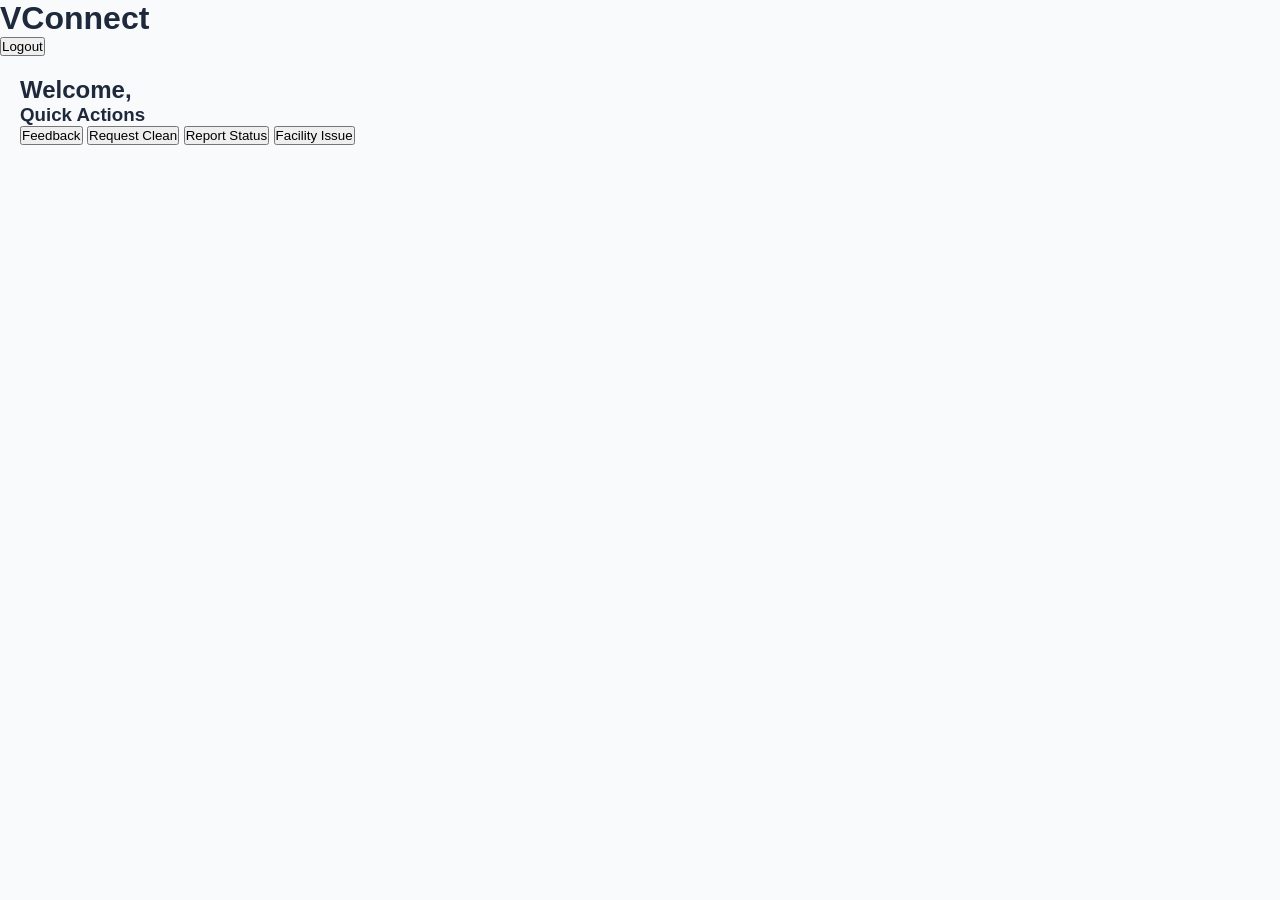
<file: user-home.html>
<!DOCTYPE html>
<html lang="en">
<head>
<meta charset="UTF-8">
<title>User Home - VConnect</title>
<link rel="stylesheet" href="css/style.css">
<script src="js/main.js" defer></script>
</head>
<body onload="autofillUserInfo()">
<header>
    <h1>VConnect</h1>
    <button onclick="logout()">Logout</button>
</header>

<div style="padding:20px;">
    <h2>Welcome, <span id="user-name"></span></h2>

    <h3>Quick Actions</h3>
    <button onclick="submitAction('Feedback')">Feedback</button>
    <button onclick="submitAction('Request Clean')">Request Clean</button>
    <button onclick="submitAction('Report Status')">Report Status</button>
    <button onclick="submitAction('Facility Issue')">Facility Issue</button>
</div>
</body>
</html>
</file>
<file: css/style.css>
* {
    margin: 0;
    padding: 0;
    box-sizing: border-box;
}

body {
    font-family: 'Segoe UI', sans-serif;
    background: #f8fafc;
    color: #1e293b;
}

/*------------------- NAVBAR---------------------------- */
.navbar {
    display: flex;
    justify-content: space-between;
    padding: 18px 40px;
    background: linear-gradient(90deg, #0077b6, #00b4d8);
}

.logo {
    font-size: 22px;
    font-weight: bold;
    color: white;
}

.nav-links {
    list-style: none;
    display: flex;
    gap: 25px;  
    align-items: center;
    margin-left: auto;   /* THIS pushes everything right */
}

.nav-links a {
    text-decoration: none;
    color: white;
    font-weight: 500;
    transition: 0.2s ease;
}

.nav-links a:hover {
    opacity: 0.8;
}

/* -----------------------------HERO ---------------------------*/
.hero {
    padding: 100px 20px;
    background: linear-gradient(to right, #ffffff, #e6f7f6);
}

.hero-content {
    display: flex;
    justify-content: space-between;
    align-items: center;
    gap: 1px;
    flex-wrap: wrap;
}

.hero-text {
    max-width: 500px;

}
.hero-text .badge {
    display: inline-block;
    font-size: 16px;
    font-weight: 600;
    margin-bottom: 15px; /* space below badge */
    padding: 6px 12px;
    background-color: #26aba4; /* teal badge */
    color: white;
    border-radius: 12px;
}

.hero-text h1 {
    font-size: 48px; /* bigger main heading */
    margin: 20px 0 15px 0; /* spacing above and below */
    line-height: 1.2;
}
.hero-text p {
    font-size: 20px; /* larger subline */
    margin-bottom: 25px; /* space before button */
    line-height: 1.5;
    color: #475569; /* slightly muted dark text */
}

.hero-text .primary-btn {
    padding: 14px 32px; /* bigger button */
    font-size: 18px;
    border-radius: 12px;
}

.hero-image {
    flex: 1;
    text-align: right;
}

.hero-image img {
    width: 400px;
    height: auto;
}

.badge {
    background: #26aba4;
    color: white;
    padding: 6px 12px;
    border-radius: 20px;
    font-size: 14px;
}

.primary-btn {
    display: inline-block;
    margin-top: 20px;
    background: #26aba4;
    color: white;
    padding: 12px 24px;
    border-radius: 25px;
    text-decoration: none;
}

/* ------------------------------------QUICK ACTION SECTION---------------------- */
.quick-actions {
    padding: 70px 20px;
    text-align: center;
    background: #f4f7fb;
}

.action-grid {
    display: flex;
    justify-content: center;
    gap: 25px;
    flex-wrap: wrap;
    margin-top: 30px;
}

/* Base card */
.action-card {
    width: 230px;
    padding: 35px 20px;
    border-radius: 14px;
    cursor: pointer;
    transition: 0.25s ease;
    color: white;
    font-weight: 600;
    font-size: 17px;
    box-shadow: 0 10px 25px rgba(0,0,0,0.08);
}

/* Individual Colors */
.action-card:nth-child(1) {
    background: #2f8d56;   /* Green - Feedback */
}

.action-card:nth-child(2) {
    background: #da9830;   /* Orange - Request Cleaning */
}

.action-card:nth-child(3) {
    background: #5097c4;   /* Blue - Report Status */
}

.action-card:nth-child(4) {
    background: #cf5b4f;   /* Red - Facility Issue */
}

/* Hover */
.action-card:hover {
    transform: translateY(-8px);
    box-shadow: 0 15px 35px rgba(0,0,0,0.15);
}


/* ---------SPLIT SECTION --------*/
.split-section {
    display: flex;
    justify-content: center;
    gap: 40px;
    padding: 50px 20px;
}

.problem-card,
.solution-card {
    width: 300px;
    padding: 25px;
    border-radius: 16px;
}

.problem-card {
    background: #fee2e2;
}

.solution-card {
    background: #e0f7f6;
}

/* -----------DASHBOARD---------- */
.stats-grid {
    display: flex;
    justify-content: center;
    gap: 30px;
    padding: 50px 20px;
}

.stat-card {
    background: white;
    padding: 30px;
    border-radius: 16px;
    width: 200px;
    text-align: center;
}

/* FOOTER */
.footer {
    background: #f1f5f9;
    padding: 40px 20px;
}

.footer-content {
    max-width: 1100px;
    margin: auto;
    display: flex;
    gap: 60px;
}
/* Make all three sections equal */
.footer-content > div {
    flex: 1;
}
.footer-links {
    display: flex;
    justify-content: space-between;
    gap: 40px;
}

.footer-links div {
    display: flex;
    flex-direction: column;
}

.footer-links h4 {
    margin-bottom: 10px;
}

.footer-links a {
    text-decoration: none;
    color: #475569;
    margin-bottom: 6px;
    transition: 0.2s ease;
}

.footer-links a:hover {
    color: #0077b6;
}

.footer-bottom {
    max-width: 1000px;
    margin: 20px auto 0;
    display: flex;
    justify-content: space-between;
    font-size: 14px;
}
.footer-brand h3 {
    margin-bottom: 10px;
}

.footer-brand p {
    color: #475569;
    line-height: 1.6;
    max-width: 260px;
}

/*------- MODAL BACKGROUND -----------*/
#modal {
    position: fixed;
    top: 0;
    left: 0;
    width: 100%;
    height: 100%;
    background: rgba(0, 0, 0, 0.6);
    display: flex;
    justify-content: center;
    align-items: center;
    z-index: 1000;
}

/* Hidden class */
.hidden {
    display: none !important;
}

/* Modal box */
.modal-content {
    background: white;
    padding: 30px;
    border-radius: 14px;
    width: 400px;
    max-width: 92%;
    box-shadow: 0 15px 40px rgba(0,0,0,0.2);
    animation: popIn 0.25s ease;
}

/* Smooth pop animation */
@keyframes popIn {
    from {
        transform: scale(0.9);
        opacity: 0;
    }
    to {
        transform: scale(1);
        opacity: 1;
    }
}

.modal-content h3 {
    margin-top: 0;
    margin-bottom: 15px;
}

/* Inputs */
.modal-content select,
.modal-content textarea {
    width: 100%;
    padding: 10px;
    margin-bottom: 15px;
    border-radius: 6px;
    border: 1px solid #dbe1ea;
    font-size: 14px;
}

.modal-content textarea {
    resize: none;
    min-height: 80px;
}

/* ----------Submit button---------- */
.modal-content button {
    width: 100%;
    padding: 10px;
    border-radius: 6px;
    border: none;
    background: #0077b6;
    color: white;
    font-weight: 600;
    cursor: pointer;
    transition: 0.2s ease;
}

.modal-content button:hover {
    background: #023e8a;
}

.option-group {
    display: flex;
    flex-wrap: wrap;
    gap: 12px;
    margin: 20px 0;
}

.option-group button {
    flex: 1 1 45%;
    padding: 10px;
    border-radius: 8px;
    border: 1px solid #d0d7e2;
    background: #f1f4f8;
    color: #333;
    cursor: pointer;
    transition: 0.2s ease;
    font-weight: 500;
}

.option-group button:hover {
    background: #0077b6;
    color: white;
}

.option-group button.selected {
    background: #023e8a;
    color: white;
}
.login-btn {
    background: white;
    color: #0077b6 !important;
    padding: 6px 14px;
    border-radius: 6px;
    font-weight: 600;
    transition: 0.2s ease;
}

.login-btn:hover {
    background: #023e8a;
    color: white !important;
}
/*---------------- LOGIN PAGE----------------------------- */

.login-section {
    min-height: 100vh;
    display: flex;
    justify-content: center;
    align-items: center;
    background: linear-gradient(135deg, #e0f7fa, #f4f7fb);
    padding: 40px 20px;
}

.login-card {
    width: 420px;
    background: white;
    padding: 40px 35px;
    border-radius: 18px;
    box-shadow: 0 20px 40px rgba(0,0,0,0.08);
    text-align: center;
}
.lock-icon-box {
    width: 70px;
    height: 70px;
    background: #0077b6;
    color: white;
    border-radius: 50%;
    display: flex;
    justify-content: center;
    align-items: center;
    font-size: 26px;
    margin: 0 auto 20px auto;
}
.login-card h2 {
    margin-bottom: 8px;
    font-size: 24px;
}

.subtitle {
    font-size: 14px;
    color: #666;
    margin-bottom: 25px;
}
.role-switcher {
    display: flex;
    justify-content: space-between;
    margin-bottom: 25px;
    background: #f1f4f8;
    padding: 6px;
    border-radius: 10px;
}

.role-btn {
    flex: 1;
    padding: 8px;
    border: none;
    background: transparent;
    cursor: pointer;
    font-weight: 500;
    border-radius: 8px;
    transition: 0.2s ease;
}

.role-btn.active {
    background: #0077b6;
    color: white;
}

.role-btn:hover {
    background: #dceef7;
}
.input-group {
    text-align: left;
    margin-bottom: 18px;
}

.input-group label {
    font-size: 13px;
    margin-bottom: 5px;
    display: block;
    color: #444;
}

.input-field {
    display: flex;
    align-items: center;
    border: 1px solid #d0d7e2;
    border-radius: 8px;
    padding: 8px 10px;
    background: #f9fbfd;
}

.input-field i {
    margin-right: 8px;
    color: #888;
}

.input-field input {
    border: none;
    outline: none;
    flex: 1;
    background: transparent;
}

.input-field.no-icon {
    padding: 8px 12px;
}
.submit-btn {
    width: 100%;
    margin-top: 15px;
    padding: 12px;
    border: none;
    border-radius: 8px;
    background: #0077b6;
    color: white;
    font-weight: 600;
    cursor: pointer;
    transition: 0.2s ease;
}

.submit-btn:hover {
    background: #023e8a;
}
.footer-link {
    margin-top: 20px;
    font-size: 13px;
    color: #555;
}

.footer-link a {
    color: #0077b6;
    text-decoration: none;
    font-weight: 500;
}

/*------------- how it works ------------*/
/* HOW IT WORKS PAGE */

.how-section {
    padding: 80px 40px;
    text-align: center;
}

.how-section h1 {
    font-size: 34px;
    margin-bottom: 10px;
}

.how-subtitle {
    color: #555;
    margin-bottom: 50px;
}

/* 4 boxes in ONE horizontal row */
.how-steps {
    display: flex;
    justify-content: center;
    gap: 25px;
    margin-bottom: 60px;
}

/* rectangular downward cards */
.how-card {
    width: 230px;
    min-height: 220px;
    padding: 25px;
    border-radius: 14px;
    color: white;
    text-align: left;
    box-shadow: 0 10px 25px rgba(0,0,0,0.08);
    transition: 0.2s;
}

.how-card:hover {
    transform: translateY(-5px);
}

.how-card h3 {
    margin-bottom: 12px;
}

.scan {
    background: #4da3ff;
}

.report {
    background: #7c5cff;
}

.notify {
    background: #b57edc;
}

.resolve {
    background: #ff7aa8;
}

.cta-box {
    margin-top: 70px;
    background: #d6f0ff;
    padding: 40px 20px;
    border-radius: 14px;
    max-width: 800px;
    margin-left: auto;
    margin-right: auto;
}

.cta-box h2 {
    margin-bottom: 10px;
}

.cta-box p {
    color: #444;
}

/*----------------features-------------*/
/* ================= FEATURES ================= */
.features-section {
    padding: 60px 20px;
    background: #f8fafc;
    text-align: center; /* center heading and subline */
}

.features-section h1 {
    font-size: 38px;
    margin-bottom: 12px;
}

.features-section .subline {
    font-size: 20px;
    color: #475569;
    margin-bottom: 40px; /* space between subline and cards */
}

.features-cards {
    display: flex;
    justify-content: center;
    gap: 25px; /* space between cards */
    flex-wrap: wrap;
    margin-top: 20px; /* extra space from heading/subline */
}

.feature-card {
    flex: 0 1 280px; /* fixed reasonable width */
    max-width: 280px; 
    padding: 25px;
    border-radius: 20px;
    box-shadow: 0 8px 25px rgba(0,0,0,0.08);
    text-align: center;
    transition: 0.3s ease;
    display: flex;
    flex-direction: column;
    align-items: center;
}

.feature-card:hover {
    transform: translateY(-6px);
}

.feature-card h3 {
    margin: 15px 0 10px;
    font-size: 22px;
}

.feature-card p {
    font-size: 16px;
    color: #475569;
    margin-bottom: 12px;
}

/* Icon fixes */
.feature-icon {
    font-size: 48px; /* large icons */
    margin-bottom: 15px;
    color: #26aba4;
    display: block; /* ensures it shows */
}

/* Theme colors */
.user-card { background: #d0ebff; }       /* light blue */
.cleaner-card { background: #d3f9d8; }    /* light green */
.supervisor-card { background: #e5dbff; } /* light purple */

/* Lists inside cards */
.feature-card ul {
    list-style: none;
    padding: 0;
    margin: 10px 0 0;
    text-align: left;
}

.feature-card li {
    margin: 8px 0;
    line-height: 1.5;
}
/* POPUP NOTIFICATION */
.popup {
    position: fixed;
    bottom: 30px;
    right: 30px;
    background-color: #26aba4; /* teal */
    color: white;
    padding: 18px 28px;
    border-radius: 14px;
    font-size: 16px;
    font-weight: 500;
    box-shadow: 0 6px 20px rgba(0,0,0,0.2);
    z-index: 9999;
    opacity: 0;
    transform: translateY(20px);
    transition: opacity 0.3s ease, transform 0.3s ease;
}

.popup.show {
    opacity: 1;
    transform: translateY(0);
}

.popup p {
    margin: 0;
}
</file>
